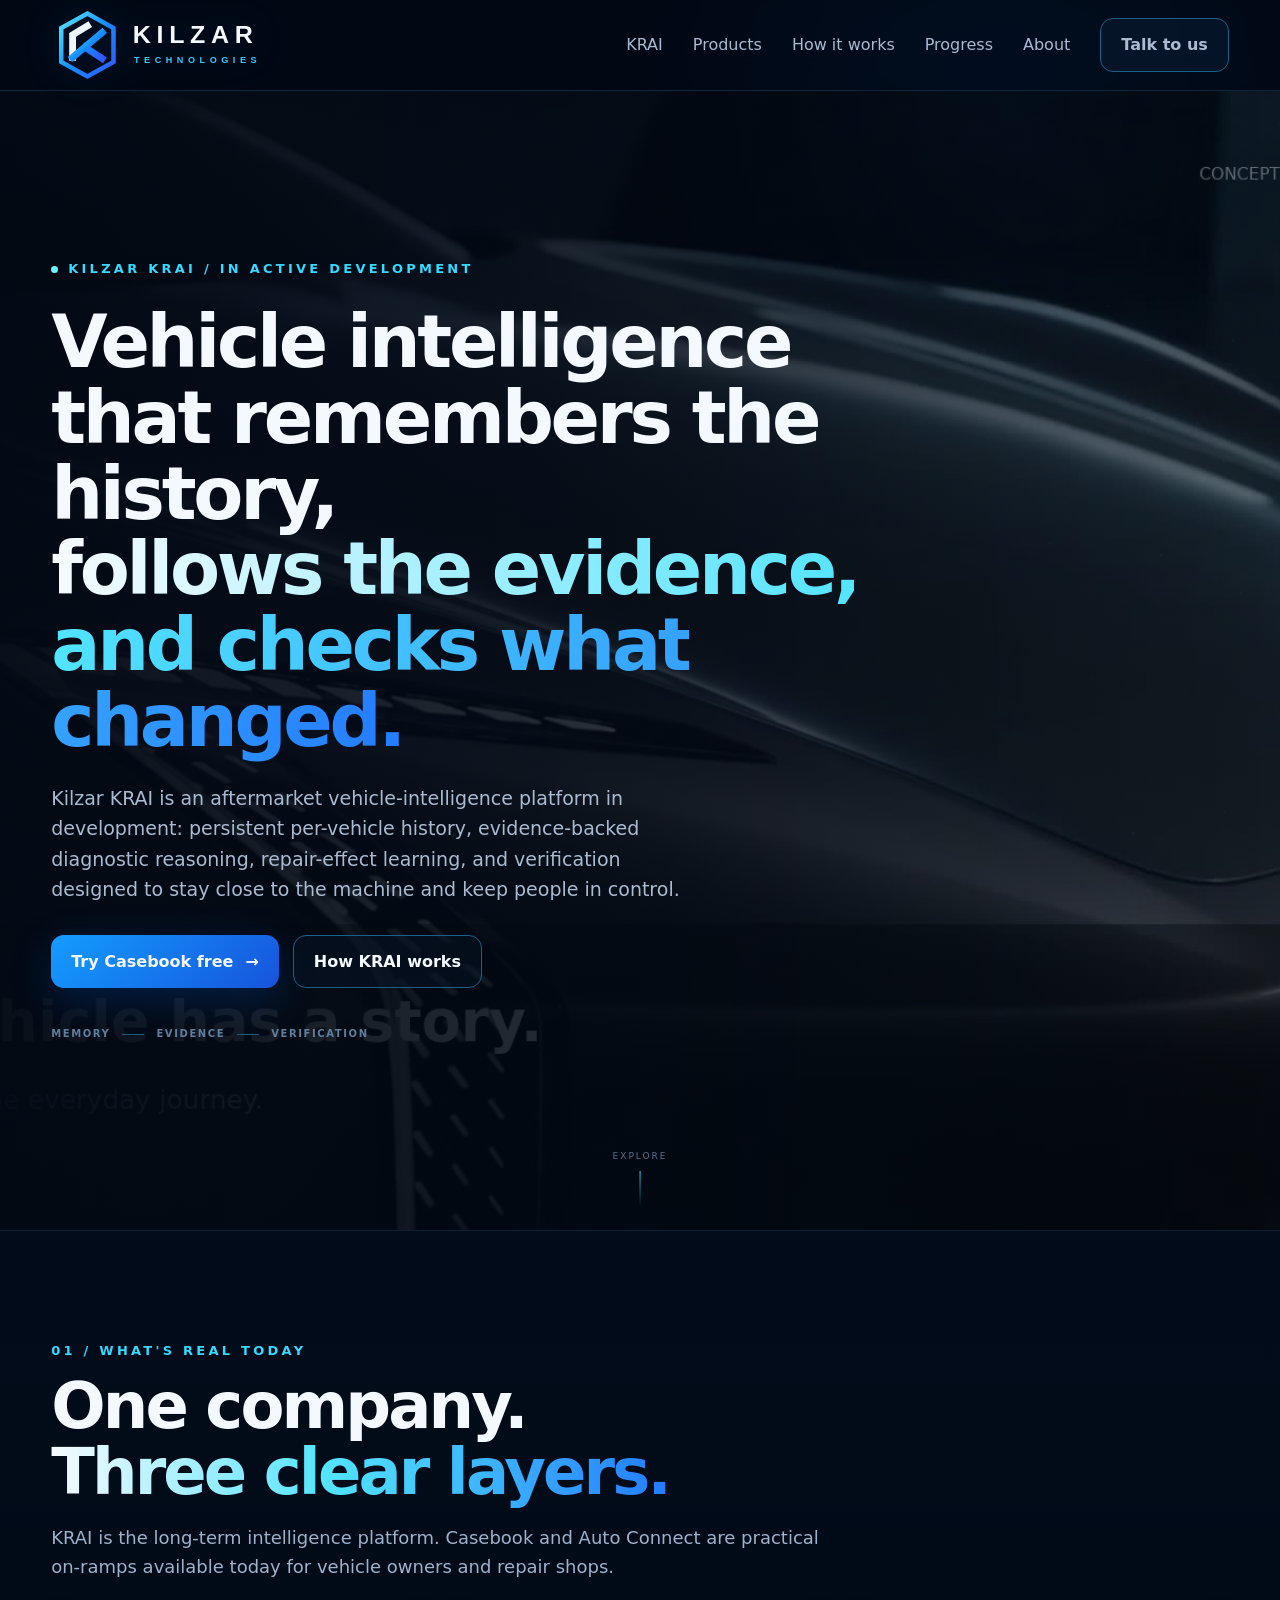
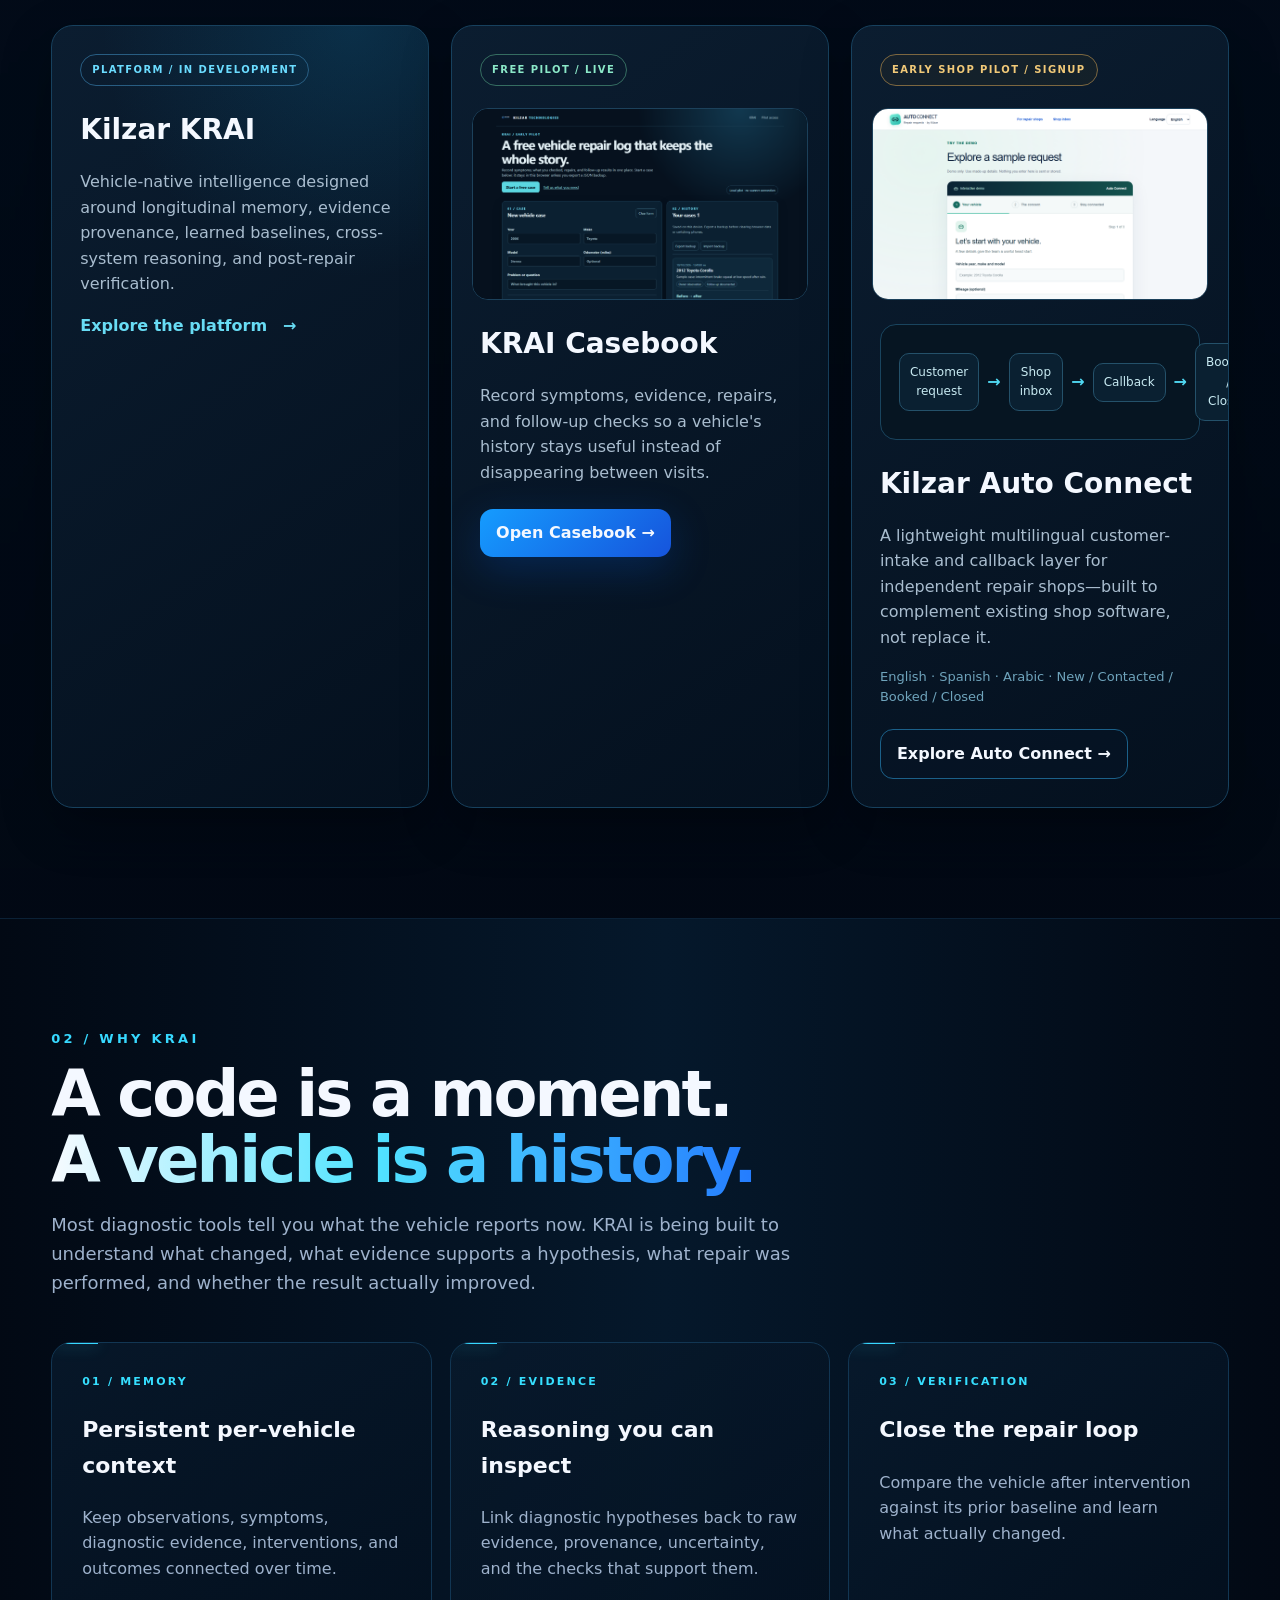
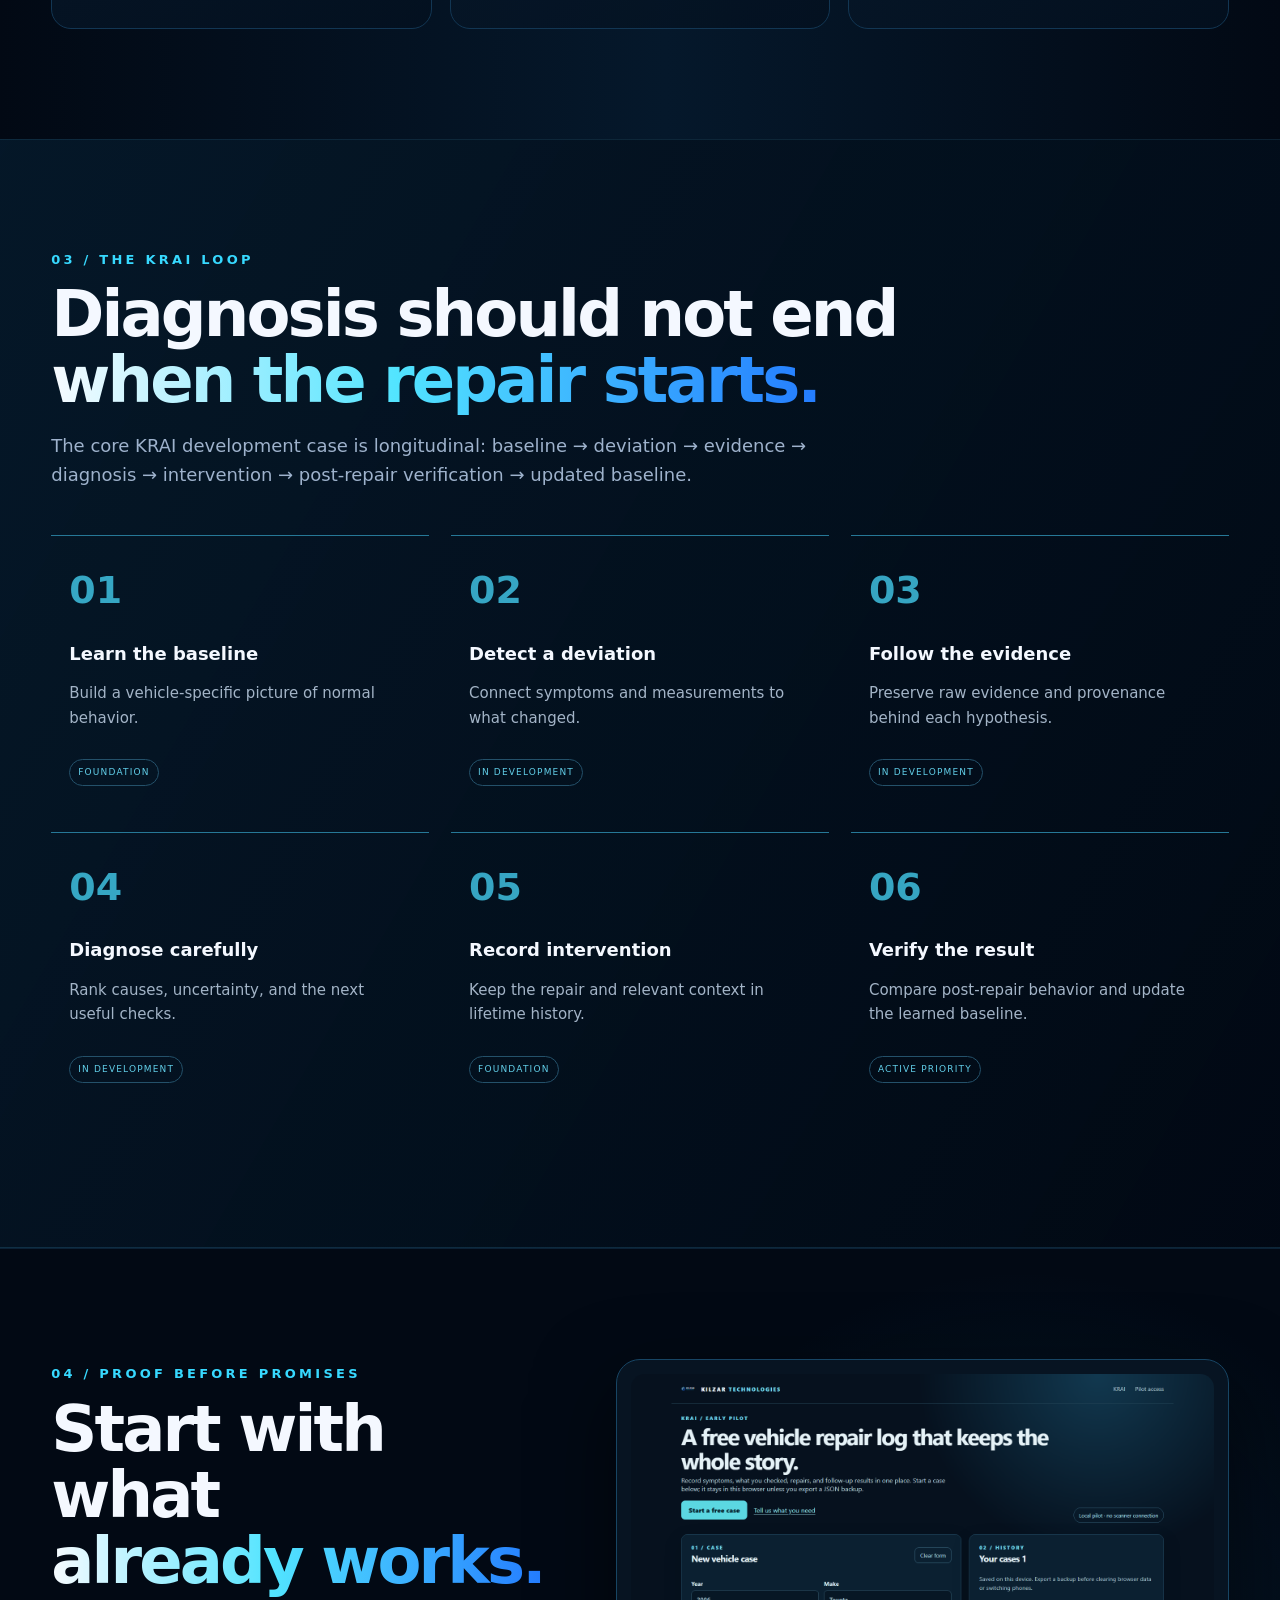
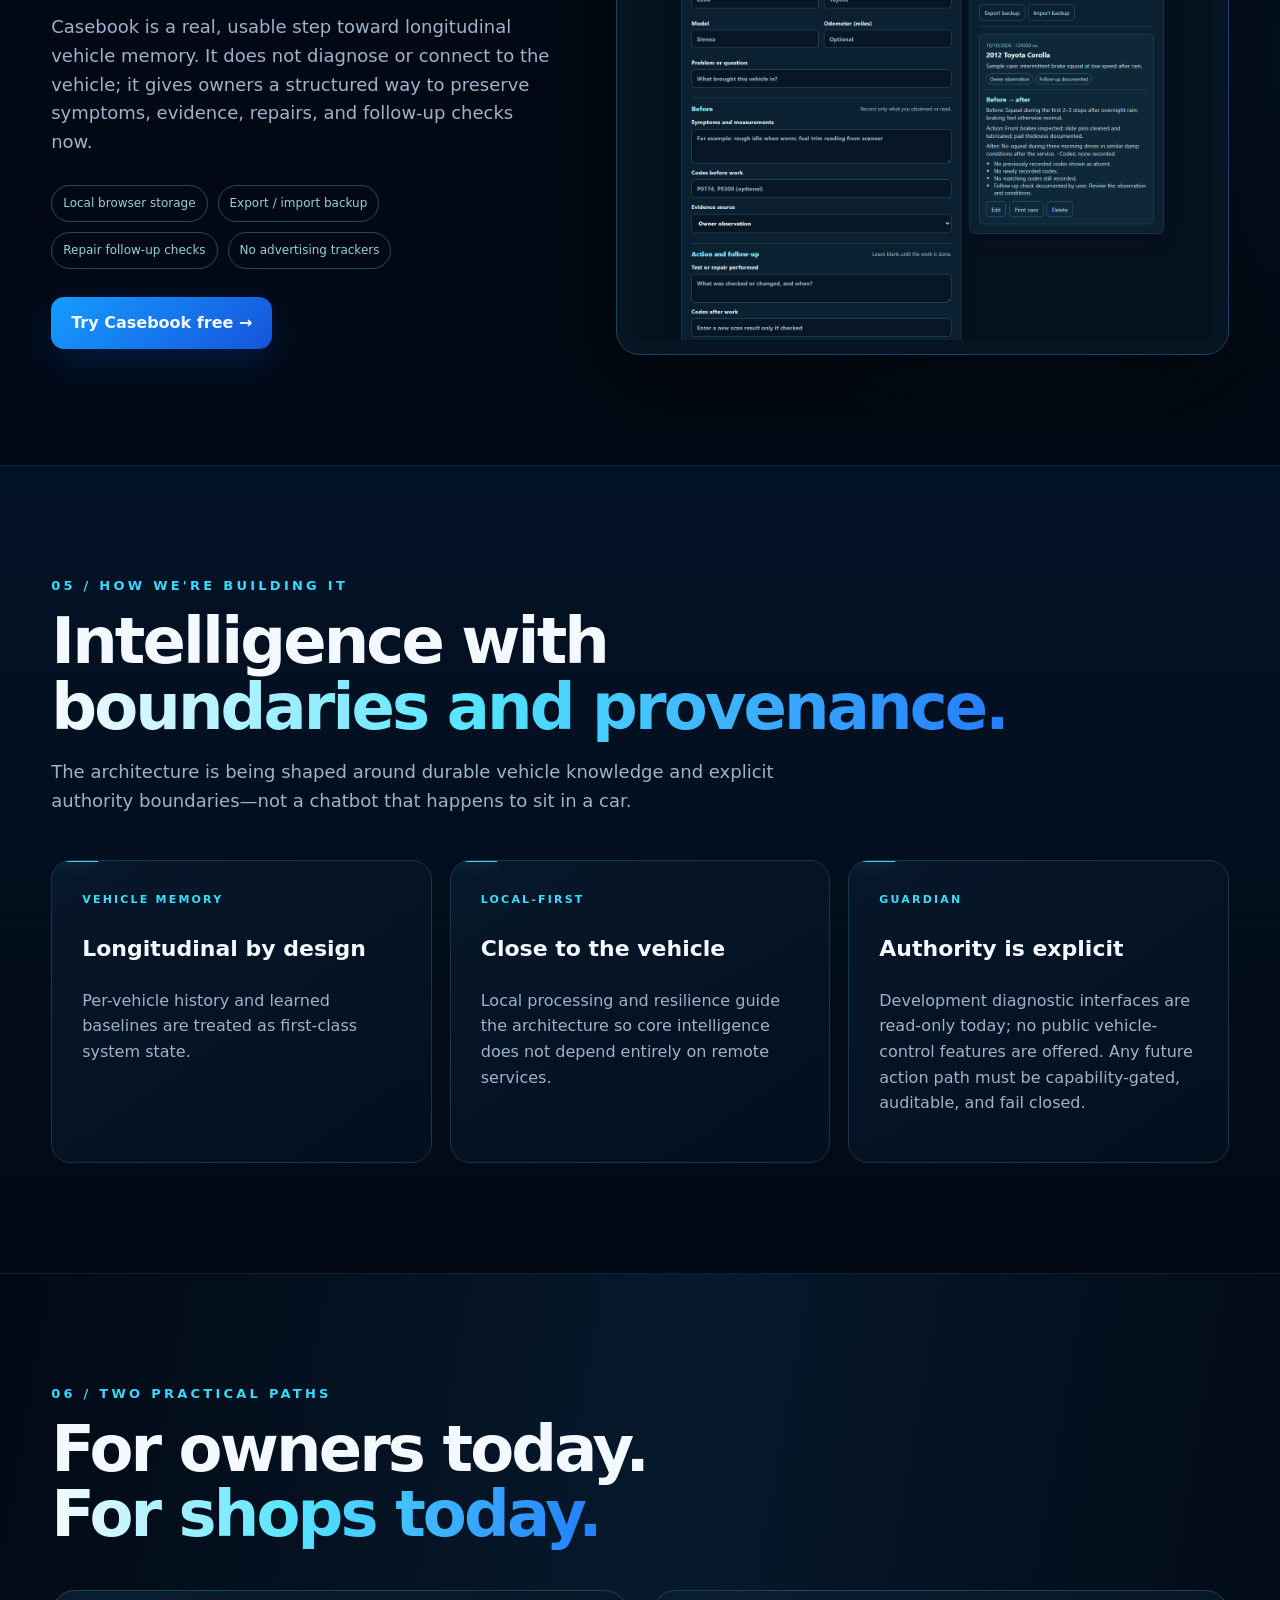
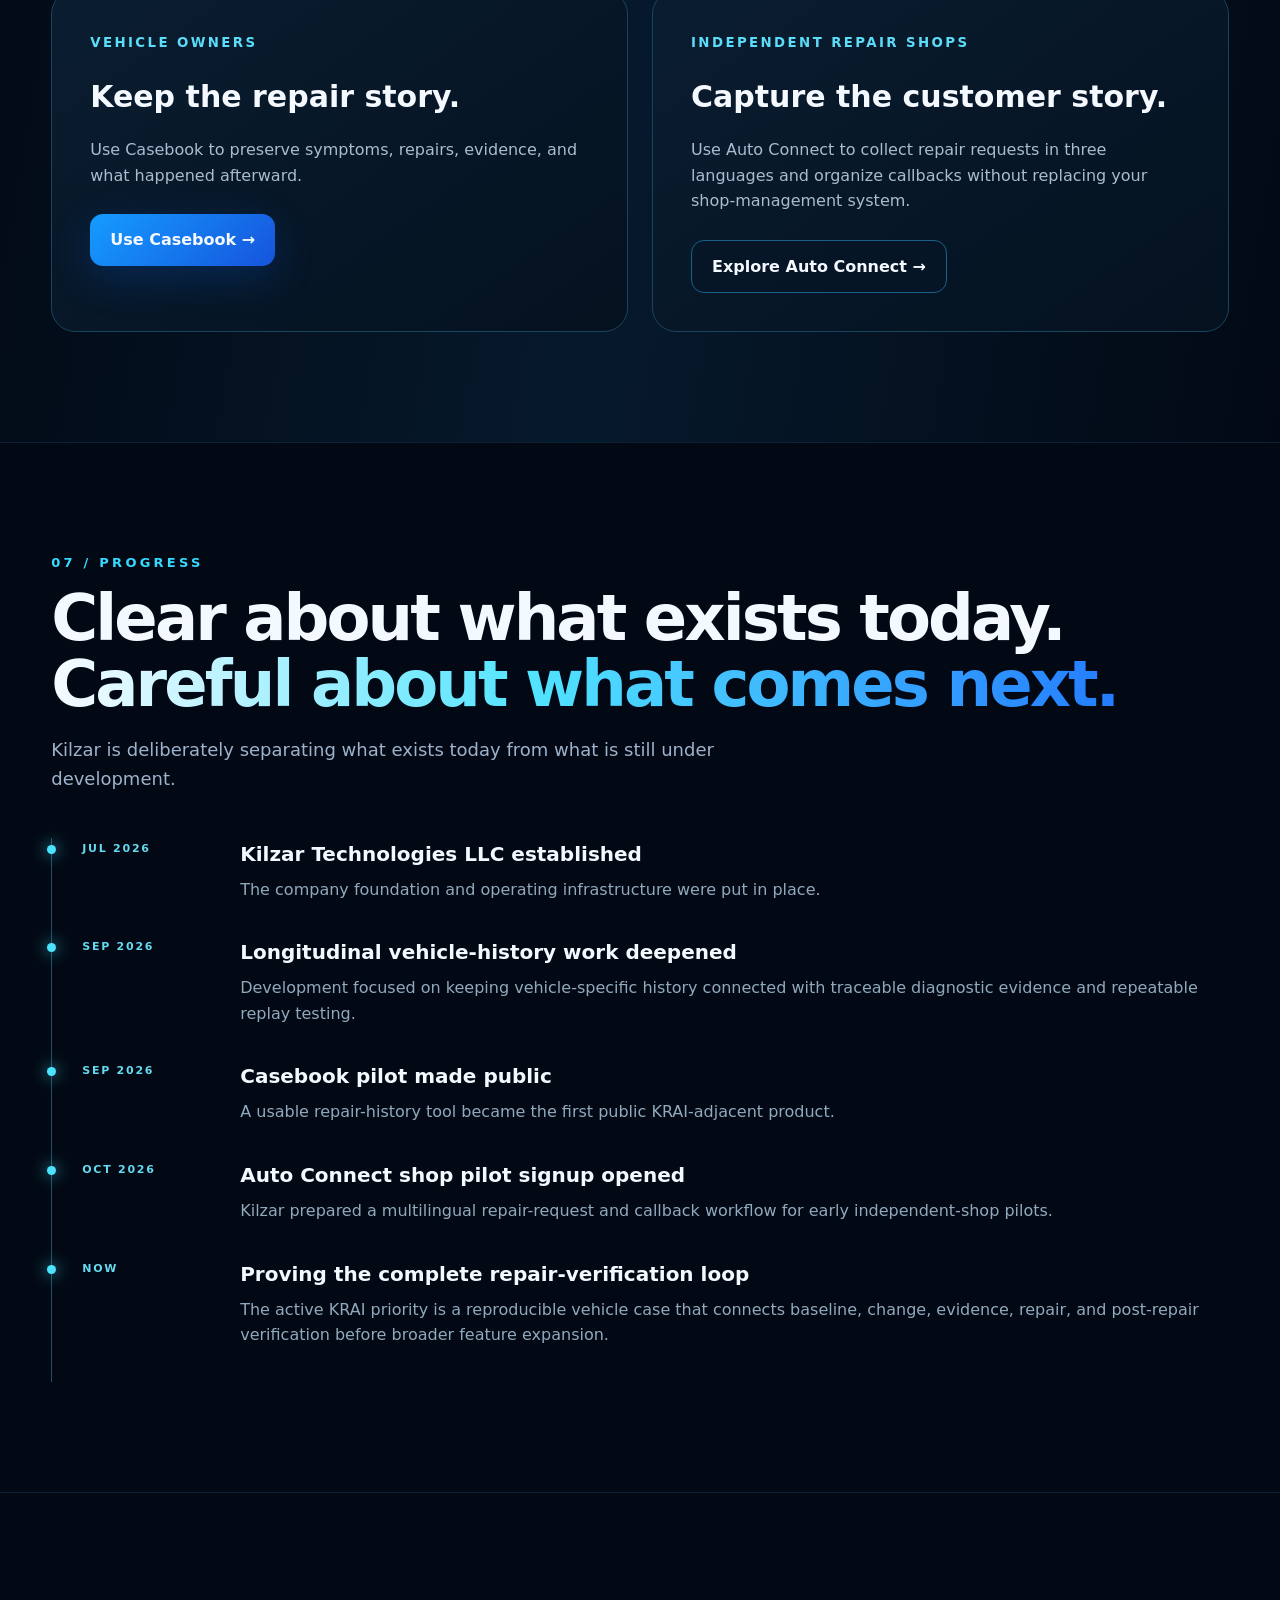
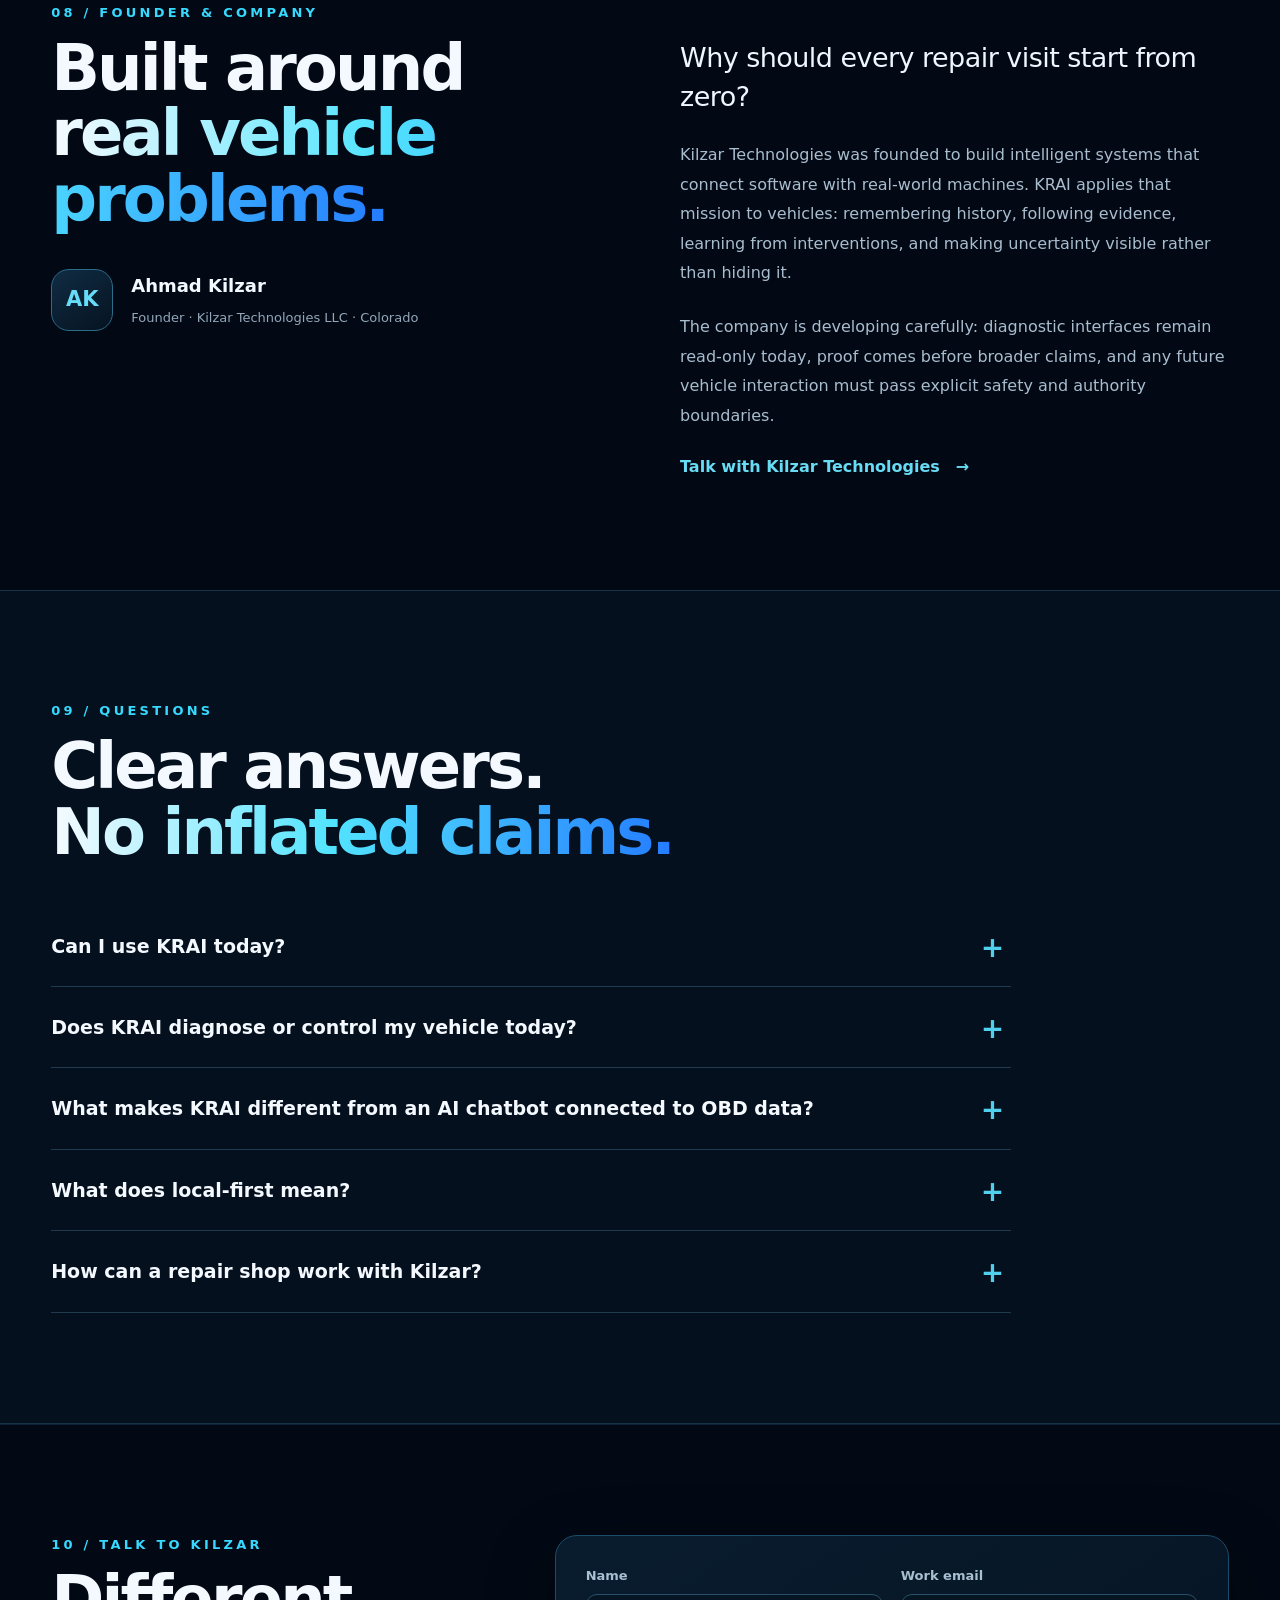
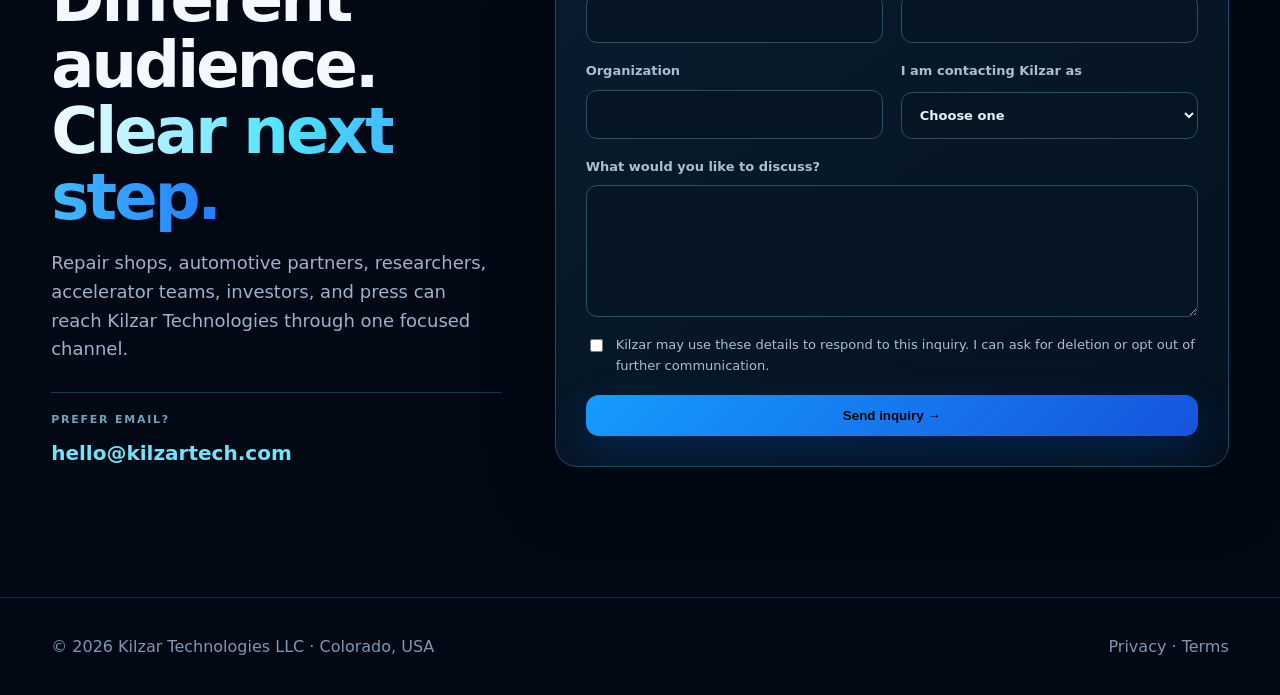
<file: index.html>
<!doctype html>
<html lang="en">
<head>
<meta charset="utf-8"><script>document.documentElement.classList.add("js")</script>
<meta name="viewport" content="width=device-width,initial-scale=1">
<title>Kilzar KRAI | Vehicle Intelligence With Memory, Evidence & Verification</title>
<meta name="description" content="Kilzar KRAI is an aftermarket vehicle-intelligence platform in development, built around persistent per-vehicle history, evidence-backed diagnostics, repair verification, local-first intelligence, and human control. Try KRAI Casebook or explore Kilzar Auto Connect for repair shops.">
<meta name="theme-color" content="#020914">
<link rel="canonical" href="https://kilzartech.com/">
<link rel="icon" href="assets/favicon.svg">
<meta name="robots" content="index,follow,max-image-preview:large">
<meta property="og:type" content="website">
<meta property="og:url" content="https://kilzartech.com/">
<meta property="og:title" content="Kilzar KRAI | Vehicle Intelligence With Memory, Evidence & Verification">
<meta property="og:description" content="Vehicle intelligence that remembers the history, follows the evidence, and checks what changed after repair.">
<meta property="og:image" content="https://kilzartech.com/assets/social-preview.jpg">
<meta name="twitter:card" content="summary_large_image">
<meta name="twitter:title" content="Kilzar KRAI">
<meta name="twitter:description" content="Memory. Evidence. Verification.">
<meta name="twitter:image" content="https://kilzartech.com/assets/social-preview.jpg">
<link rel="preload" href="assets/video/krai-brand-poster.jpg" as="image" fetchpriority="high">
<link rel="stylesheet" href="styles.css">
<script type="application/ld+json">
{
  "@context":"https://schema.org",
  "@graph":[
    {
      "@type":"Organization",
      "@id":"https://kilzartech.com/#organization",
      "name":"Kilzar Technologies LLC",
      "url":"https://kilzartech.com/",
      "logo":"https://kilzartech.com/assets/logo.svg",
      "email":"hello@kilzartech.com",
      "founder":{"@type":"Person","name":"Ahmad Kilzar"}
    },
    {
      "@type":"SoftwareApplication",
      "name":"KRAI Casebook",
      "applicationCategory":"AutomotiveApplication",
      "operatingSystem":"Web",
      "url":"https://kilzartech.com/casebook/",
      "description":"A free pilot for recording vehicle symptoms, repair evidence, interventions and follow-up checks."
    }
  ]
}
</script>
</head>
<body>
<a class="skip-link" href="#main-content">Skip to content</a>
<div class="ambient" aria-hidden="true"><canvas id="field"></canvas><div class="scan"></div></div>

<header class="top">
  <div class="wrap nav">
    <a class="brand" href="#home" aria-label="Kilzar Technologies home"><img src="assets/logo.svg" alt="Kilzar Technologies"></a>
    <button class="menu-toggle" type="button" aria-label="Open navigation" aria-expanded="false"><span></span><span></span><span></span></button>
    <nav class="links" aria-label="Primary navigation">
      <a href="/krai">KRAI</a>
      <a href="#products">Products</a>
      <a href="#loop">How it works</a>
      <a href="#progress">Progress</a>
      <a href="#company">About</a>
      <a class="btn contactlink" href="#contact">Talk to us</a>
    </nav>
  </div>
</header>

<main id="main-content"><div id="home"></div>

<section class="hero-section video-hero">
  <video id="krai-background" class="hero-background-video" muted loop playsinline preload="none" poster="assets/video/krai-brand-poster.jpg" aria-hidden="true" tabindex="-1"><source data-src="assets/video/krai-background.mp4" type="video/mp4"></video>
  <div class="hero-video-shade" aria-hidden="true"></div>
  <button id="background-toggle" class="background-toggle" type="button" hidden aria-controls="krai-background">Pause background</button>
  <div class="wrap hero">
    <div class="hero-copy reveal">
      <div class="eyebrow"><span class="pulse"></span> Kilzar KRAI / In active development</div>
      <h1>Vehicle intelligence that remembers the history,<br><span class="grad">follows the evidence,<br>and checks what changed.</span></h1>
      <p class="lead">Kilzar KRAI is an aftermarket vehicle-intelligence platform in development: persistent per-vehicle history, evidence-backed diagnostic reasoning, repair-effect learning, and verification designed to stay close to the machine and keep people in control.</p>
      <div class="actions">
        <a class="btn primary" href="casebook/">Try Casebook free <span>→</span></a>
        <a class="btn ghost" href="#loop">How KRAI works</a>
      </div>
      <div class="trustline"><span>MEMORY</span><i></i><span>EVIDENCE</span><i></i><span>VERIFICATION</span></div>
    </div>
  </div>
  <div class="scroll-cue"><span>EXPLORE</span><i></i></div>
</section>

<section id="products" class="products-section">
  <div class="wrap reveal">
    <div class="eyebrow">01 / What's real today</div>
    <h2 class="section-title">One company.<br><span>Three clear layers.</span></h2>
    <p class="sub">KRAI is the long-term intelligence platform. Casebook and Auto Connect are practical on-ramps available today for vehicle owners and repair shops.</p>
    <div class="product-grid">
      <article class="product-card product-platform">
        <div class="product-status developing">PLATFORM / IN DEVELOPMENT</div>
        <h3>Kilzar KRAI</h3>
        <p>Vehicle-native intelligence designed around longitudinal memory, evidence provenance, learned baselines, cross-system reasoning, and post-repair verification.</p>
        <a class="text-link" href="/krai">Explore the platform <span>→</span></a>
      </article>
      <article class="product-card">
        <div class="product-status live">FREE PILOT / LIVE</div>
        <div class="product-shot"><img src="assets/casebook-populated-proof.png" alt="KRAI Casebook showing a fictional sample repair case with before, action, and follow-up evidence" loading="lazy"></div>
        <h3>KRAI Casebook</h3>
        <p>Record symptoms, evidence, repairs, and follow-up checks so a vehicle's history stays useful instead of disappearing between visits.</p>
        <a class="btn primary compact" href="casebook/">Open Casebook →</a>
      </article>
      <article class="product-card">
        <div class="product-status early">EARLY SHOP PILOT / SIGNUP</div>
        <div class="product-shot"><img src="assets/autoconnect-demo.png" alt="Auto Connect interactive demo intake form" loading="lazy"></div>
        <div class="workflow-mini" aria-label="Auto Connect workflow">
          <span>Customer request</span><b>→</b><span>Shop inbox</span><b>→</b><span>Callback</span><b>→</b><span>Booked / Closed</span>
        </div>
        <h3>Kilzar Auto Connect</h3>
        <p>A lightweight multilingual customer-intake and callback layer for independent repair shops—built to complement existing shop software, not replace it.</p>
        <p class="product-detail">English · Spanish · Arabic · New / Contacted / Booked / Closed</p>
        <a class="btn ghost compact" href="/auto-connect">Explore Auto Connect →</a>
      </article>
    </div>
  </div>
</section>

<section id="krai" class="problem-section">
  <div class="wrap reveal">
    <div class="eyebrow">02 / Why KRAI</div>
    <h2 class="section-title">A code is a moment.<br><span>A vehicle is a history.</span></h2>
    <p class="sub">Most diagnostic tools tell you what the vehicle reports now. KRAI is being built to understand what changed, what evidence supports a hypothesis, what repair was performed, and whether the result actually improved.</p>
    <div class="grid differentiation-grid">
      <article class="card"><div class="num">01 / MEMORY</div><h3>Persistent per-vehicle context</h3><p>Keep observations, symptoms, diagnostic evidence, interventions, and outcomes connected over time.</p></article>
      <article class="card"><div class="num">02 / EVIDENCE</div><h3>Reasoning you can inspect</h3><p>Link diagnostic hypotheses back to raw evidence, provenance, uncertainty, and the checks that support them.</p></article>
      <article class="card"><div class="num">03 / VERIFICATION</div><h3>Close the repair loop</h3><p>Compare the vehicle after intervention against its prior baseline and learn what actually changed.</p></article>
    </div>
  </div>
</section>

<section id="loop" class="journey-section">
  <div class="wrap reveal">
    <div class="eyebrow">03 / The KRAI loop</div>
    <h2 class="section-title">Diagnosis should not end<br><span>when the repair starts.</span></h2>
    <p class="sub">The core KRAI development case is longitudinal: baseline → deviation → evidence → diagnosis → intervention → post-repair verification → updated baseline.</p>
    <ol class="journey-grid six">
      <li><span>01</span><h3>Learn the baseline</h3><p>Build a vehicle-specific picture of normal behavior.</p><em>FOUNDATION</em></li>
      <li><span>02</span><h3>Detect a deviation</h3><p>Connect symptoms and measurements to what changed.</p><em>IN DEVELOPMENT</em></li>
      <li><span>03</span><h3>Follow the evidence</h3><p>Preserve raw evidence and provenance behind each hypothesis.</p><em>IN DEVELOPMENT</em></li>
      <li><span>04</span><h3>Diagnose carefully</h3><p>Rank causes, uncertainty, and the next useful checks.</p><em>IN DEVELOPMENT</em></li>
      <li><span>05</span><h3>Record intervention</h3><p>Keep the repair and relevant context in lifetime history.</p><em>FOUNDATION</em></li>
      <li><span>06</span><h3>Verify the result</h3><p>Compare post-repair behavior and update the learned baseline.</p><em>ACTIVE PRIORITY</em></li>
    </ol>
  </div>
</section>

<section id="proof" class="proof-section">
  <div class="wrap proof-grid reveal">
    <div class="proof-copy">
      <div class="eyebrow">04 / Proof before promises</div>
      <h2 class="section-title">Start with what<br><span>already works.</span></h2>
      <p class="sub">Casebook is a real, usable step toward longitudinal vehicle memory. It does not diagnose or connect to the vehicle; it gives owners a structured way to preserve symptoms, evidence, repairs, and follow-up checks now.</p>
      <div class="proof-points">
        <span>Local browser storage</span>
        <span>Export / import backup</span>
        <span>Repair follow-up checks</span>
        <span>No advertising trackers</span>
      </div>
      <a class="btn primary" href="casebook/">Try Casebook free →</a>
    </div>
    <div class="proof-image"><img src="assets/casebook-populated-proof.png" alt="KRAI Casebook showing a fictional sample repair case with documented follow-up" loading="lazy"></div>
  </div>
</section>

<section id="architecture" class="architecture-section">
  <div class="wrap reveal">
    <div class="eyebrow">05 / How we're building it</div>
    <h2 class="section-title">Intelligence with<br><span>boundaries and provenance.</span></h2>
    <p class="sub">The architecture is being shaped around durable vehicle knowledge and explicit authority boundaries—not a chatbot that happens to sit in a car.</p>
    <div class="grid">
      <article class="card"><div class="num">VEHICLE MEMORY</div><h3>Longitudinal by design</h3><p>Per-vehicle history and learned baselines are treated as first-class system state.</p></article>
      <article class="card"><div class="num">LOCAL-FIRST</div><h3>Close to the vehicle</h3><p>Local processing and resilience guide the architecture so core intelligence does not depend entirely on remote services.</p></article>
      <article class="card"><div class="num">GUARDIAN</div><h3>Authority is explicit</h3><p>Development diagnostic interfaces are read-only today; no public vehicle-control features are offered. Any future action path must be capability-gated, auditable, and fail closed.</p></article>
    </div>
  </div>
</section>

<section id="paths" class="paths-section">
  <div class="wrap reveal">
    <div class="eyebrow">06 / Two practical paths</div>
    <h2 class="section-title">For owners today.<br><span>For shops today.</span></h2>
    <div class="path-grid">
      <article class="path-card"><small>VEHICLE OWNERS</small><h3>Keep the repair story.</h3><p>Use Casebook to preserve symptoms, repairs, evidence, and what happened afterward.</p><a class="btn primary" href="casebook/">Use Casebook →</a></article>
      <article class="path-card"><small>INDEPENDENT REPAIR SHOPS</small><h3>Capture the customer story.</h3><p>Use Auto Connect to collect repair requests in three languages and organize callbacks without replacing your shop-management system.</p><a class="btn ghost" href="/auto-connect">Explore Auto Connect →</a></article>
    </div>
  </div>
</section>

<section id="progress">
  <div class="wrap reveal">
    <div class="eyebrow">07 / Progress</div>
    <h2 class="section-title">Clear about what exists today.<br><span>Careful about what comes next.</span></h2>
    <p class="sub">Kilzar is deliberately separating what exists today from what is still under development.</p>
    <div class="timeline">
      <article><time>JUL 2026</time><div><h3>Kilzar Technologies LLC established</h3><p>The company foundation and operating infrastructure were put in place.</p></div></article>
      <article><time>SEP 2026</time><div><h3>Longitudinal vehicle-history work deepened</h3><p>Development focused on keeping vehicle-specific history connected with traceable diagnostic evidence and repeatable replay testing.</p></div></article>
      <article><time>SEP 2026</time><div><h3>Casebook pilot made public</h3><p>A usable repair-history tool became the first public KRAI-adjacent product.</p></div></article>
      <article><time>OCT 2026</time><div><h3>Auto Connect shop pilot signup opened</h3><p>Kilzar prepared a multilingual repair-request and callback workflow for early independent-shop pilots.</p></div></article>
      <article><time>NOW</time><div><h3>Proving the complete repair-verification loop</h3><p>The active KRAI priority is a reproducible vehicle case that connects baseline, change, evidence, repair, and post-repair verification before broader feature expansion.</p></div></article>
    </div>
  </div>
</section>

<section id="company">
  <div class="wrap founder-grid reveal">
    <div>
      <div class="eyebrow">08 / Founder & company</div>
      <h2 class="section-title">Built around<br><span>real vehicle problems.</span></h2>
      <div class="founder-signature"><span class="founder-monogram" aria-hidden="true">AK</span><div><strong>Ahmad Kilzar</strong><span>Founder · Kilzar Technologies LLC · Colorado</span></div></div>
    </div>
    <div class="founder-story">
      <p class="founder-opening">Why should every repair visit start from zero?</p>
      <p>Kilzar Technologies was founded to build intelligent systems that connect software with real-world machines. KRAI applies that mission to vehicles: remembering history, following evidence, learning from interventions, and making uncertainty visible rather than hiding it.</p>
      <p>The company is developing carefully: diagnostic interfaces remain read-only today, proof comes before broader claims, and any future vehicle interaction must pass explicit safety and authority boundaries.</p>
      <a class="text-link" href="#contact">Talk with Kilzar Technologies <span>→</span></a>
    </div>
  </div>
</section>

<section id="faq" class="faq-section">
  <div class="wrap reveal">
    <div class="eyebrow">09 / Questions</div>
    <h2 class="section-title">Clear answers.<br><span>No inflated claims.</span></h2>
    <div class="faq-list">
      <details><summary>Can I use KRAI today?</summary><div><p>The full KRAI platform is in active research and development. KRAI Casebook is live today. Kilzar Auto Connect is accepting inquiries for early repair-shop pilots.</p></div></details>
      <details><summary>Does KRAI diagnose or control my vehicle today?</summary><div><p>No public KRAI product currently controls a vehicle. Development diagnostic interfaces are read-only, and no public vehicle-control features are offered. Casebook itself does not connect to the vehicle or provide automated diagnosis.</p></div></details>
      <details><summary>What makes KRAI different from an AI chatbot connected to OBD data?</summary><div><p>KRAI's development target is persistent per-vehicle history, evidence provenance, learned baselines, cross-system reasoning, and post-repair verification. Conversation is one interface to that vehicle-specific context.</p></div></details>
      <details><summary>What does local-first mean?</summary><div><p>It is an architectural direction: keep important processing and vehicle history close to the user where practical, while preserving resilience and privacy. It is not a claim that every planned capability is already fully offline.</p></div></details>
      <details><summary>How can a repair shop work with Kilzar?</summary><div><p>Independent shops can explore Auto Connect now or contact Kilzar to discuss pilot use, feedback, integrations, or future KRAI collaboration.</p><a class="text-link" href="mailto:hello@kilzartech.com?subject=Repair%20Shop%20Pilot%20Inquiry">Contact Kilzar →</a></div></details>
    </div>
  </div>
</section>

<section id="contact">
  <div class="wrap contact-form-layout reveal">
    <div>
      <div class="eyebrow">10 / Talk to Kilzar</div>
      <h2 class="section-title">Different audience.<br><span>Clear next step.</span></h2>
      <p class="sub">Repair shops, automotive partners, researchers, accelerator teams, investors, and press can reach Kilzar Technologies through one focused channel.</p>
      <div class="contact-direct"><small>Prefer email?</small><a href="mailto:hello@kilzartech.com">hello@kilzartech.com</a></div>
    </div>
    <form name="kilzar-contact" method="POST" action="/contact-thanks" data-netlify="true" netlify-honeypot="bot-field" class="pilot-form contact-form">
      <input type="hidden" name="form-name" value="kilzar-contact">
      <p hidden><label>Leave empty<input name="bot-field"></label></p>
      <label>Name<input name="name" type="text" autocomplete="name" required></label>
      <label>Work email<input name="email" type="email" autocomplete="email" required></label>
      <label>Organization<input name="organization" type="text" autocomplete="organization"></label>
      <label>I am contacting Kilzar as
        <select name="audience" required>
          <option value="">Choose one</option>
          <option>Repair shop / service professional</option>
          <option>Automotive or technology partner</option>
          <option>Researcher / technical collaborator</option>
          <option>Investor / accelerator</option>
          <option>Press / media</option>
          <option>Other</option>
        </select>
      </label>
      <label class="full">What would you like to discuss?<textarea name="message" rows="5" required></textarea></label>
      <label class="check full"><input name="contact-consent" type="checkbox" value="yes" required><span>Kilzar may use these details to respond to this inquiry. I can ask for deletion or opt out of further communication.</span></label>
      <button type="submit" class="btn primary full">Send inquiry →</button>
    </form>
  </div>
</section>

</main>

<footer class="footer">
  <div class="wrap foot">
    <span>© 2026 Kilzar Technologies LLC · Colorado, USA</span>
    <span><a href="/privacy">Privacy</a> · <a href="/terms">Terms</a></span>
  </div>
</footer>
<script src="script.js"></script>
</body>
</html>
</file>
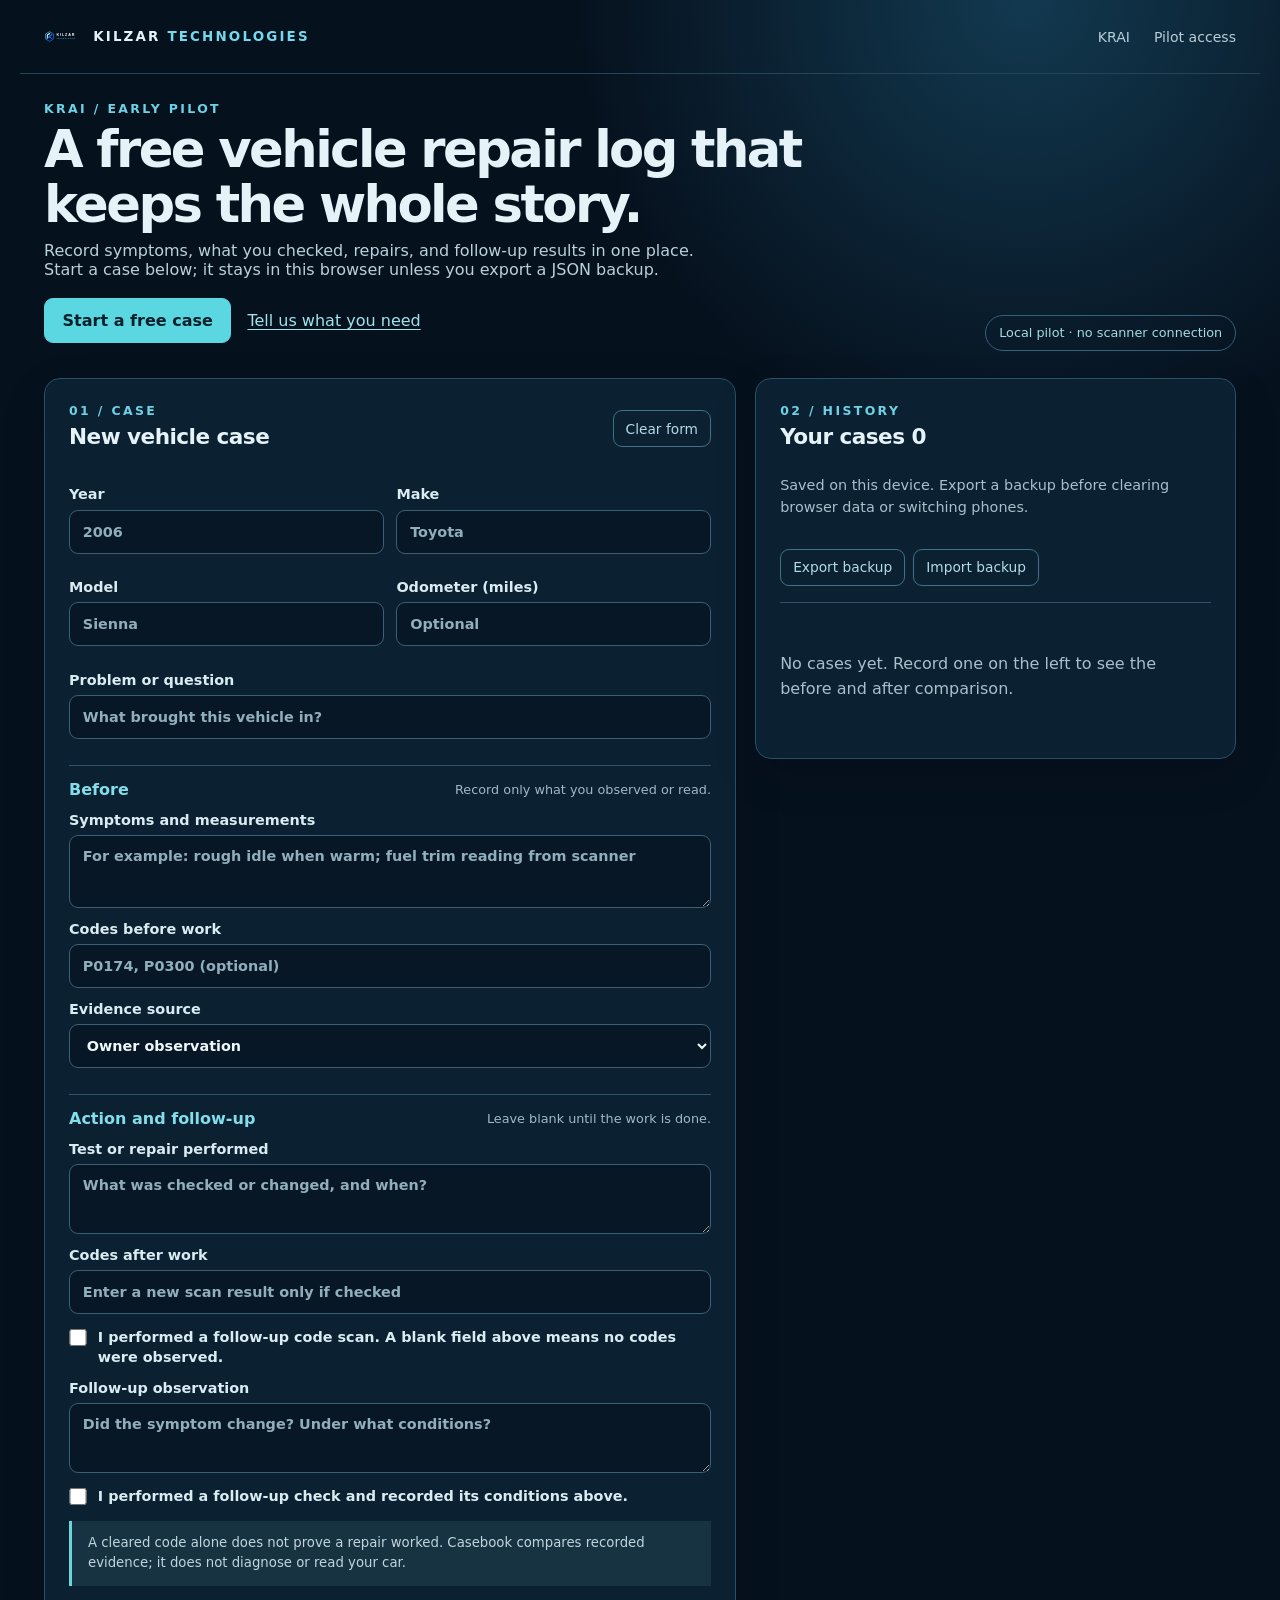
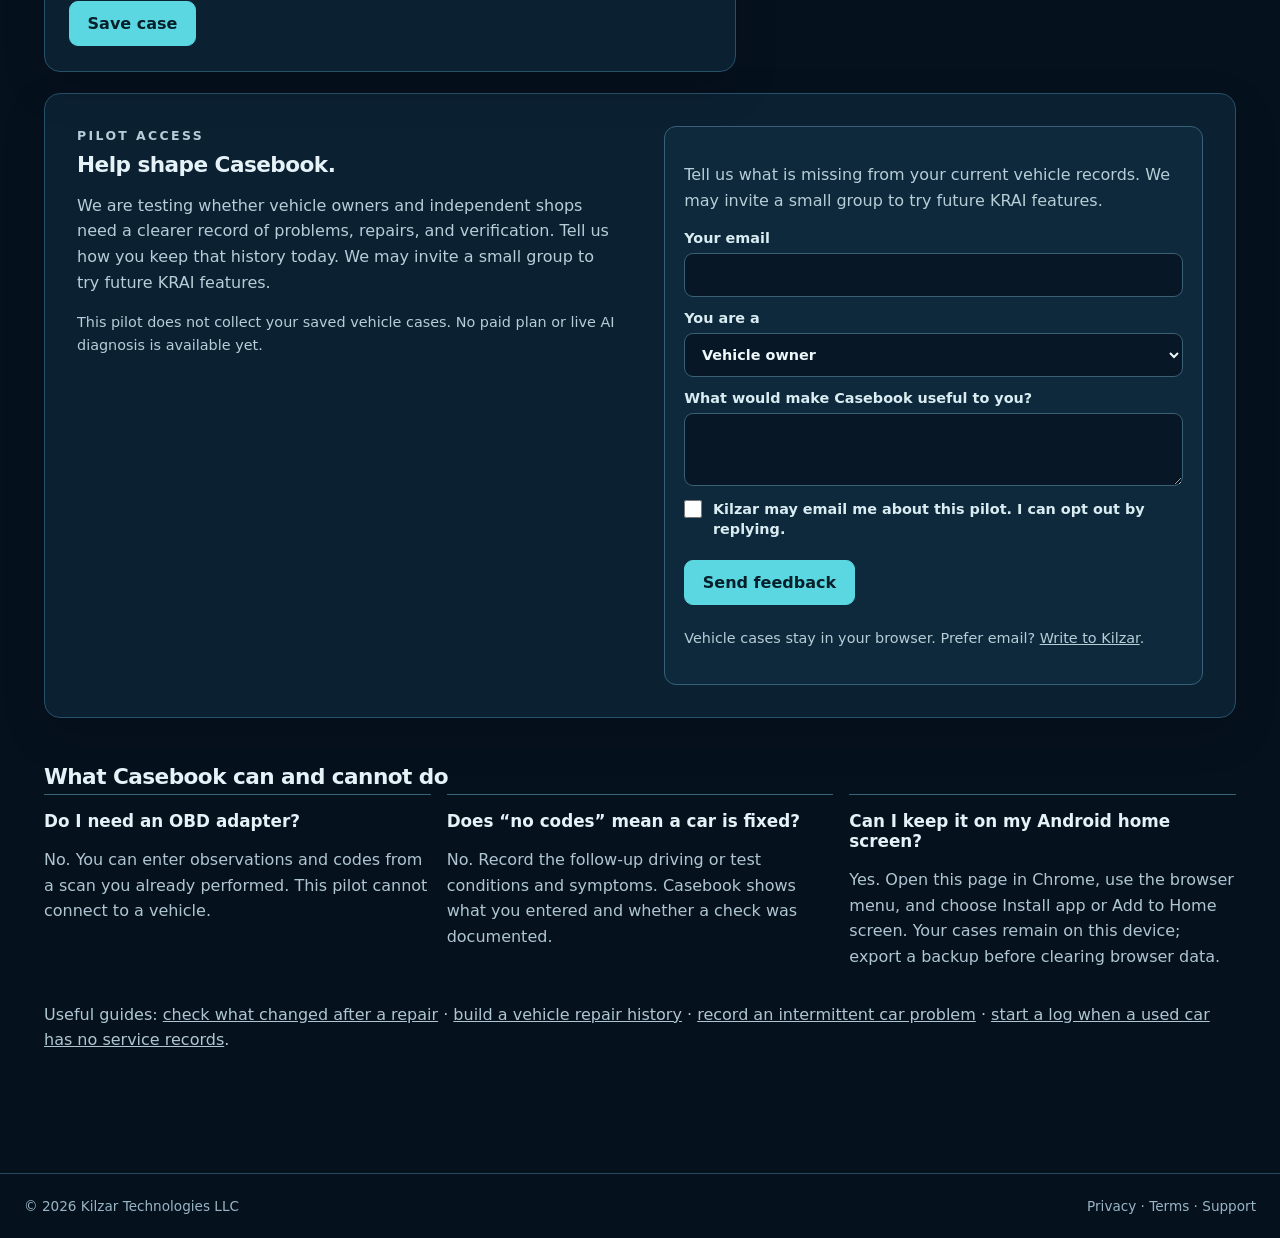
<file: casebook/index.html>
<!doctype html>
<html lang="en">
<head>
  <meta charset="utf-8">
  <meta name="viewport" content="width=device-width,initial-scale=1">
  <meta name="theme-color" content="#061624">
  <meta name="description" content="Free vehicle repair log for owners and independent shops. Record symptoms, work performed, and follow-up checks in your browser; export a JSON backup. No OBD connection.">
  <meta property="og:type" content="website">
  <meta property="og:url" content="https://kilzartech.com/casebook/">
  <meta property="og:title" content="KRAI Casebook | Free Vehicle Repair Log">
  <meta property="og:description" content="Keep a clear before-and-after vehicle record in your browser. Free pilot, manual entry, JSON backup.">
  <meta property="og:image" content="https://kilzartech.com/assets/social-preview.jpg">
  <meta name="twitter:card" content="summary_large_image">
  <meta name="robots" content="index,follow">
  <link rel="canonical" href="https://kilzartech.com/casebook/">
  <link rel="icon" href="../assets/favicon.svg">
  <link rel="manifest" href="manifest.webmanifest">
  <link rel="stylesheet" href="casebook.css">
  <title>Free Vehicle Repair Log | KRAI Casebook by Kilzar</title>
<script type="application/ld+json">{"@context":"https://schema.org","@type":"SoftwareApplication","name":"KRAI Casebook","applicationCategory":"AutomotiveApplication","operatingSystem":"Web","url":"https://kilzartech.com/casebook/","description":"A free vehicle repair log for recording symptoms, repair evidence, work performed and follow-up checks in the browser.","offers":{"@type":"Offer","price":"0","priceCurrency":"USD"},"publisher":{"@type":"Organization","name":"Kilzar Technologies LLC","url":"https://kilzartech.com/"}}</script></head>
<body>
  <a class="skip" href="#workspace">Skip to Casebook</a>
  <header class="top"><a class="brand" href="../"><img src="../assets/logo.svg" alt="" width="38" height="38"><span>KILZAR <b>TECHNOLOGIES</b></span></a><nav><a href="../#krai">KRAI</a><a href="#pilot">Pilot access</a></nav></header>
  <main id="workspace">
    <div class="intro"><div><p class="eyebrow">KRAI / EARLY PILOT</p><h1>A free vehicle repair log that keeps the whole story.</h1><p>Record symptoms, what you checked, repairs, and follow-up results in one place. Start a case below; it stays in this browser unless you export a JSON backup.</p><p class="intro-actions"><a class="primary" href="#editor-title">Start a free case</a><a href="#pilot">Tell us what you need</a></p></div><span class="stage">Local pilot · no scanner connection</span></div>
    <div class="layout">
      <section class="panel editor" aria-labelledby="editor-title">
        <div class="panel-head"><div><p class="eyebrow">01 / CASE</p><h2 id="editor-title">New vehicle case</h2></div><button type="button" id="new-case" class="quiet">Clear form</button></div>
        <form id="case-form">
          <div class="fields two"><label>Year<input name="year" inputmode="numeric" maxlength="4" placeholder="2006" required></label><label>Make<input name="make" placeholder="Toyota" required></label></div>
          <div class="fields two"><label>Model<input name="model" placeholder="Sienna" required></label><label>Odometer (miles)<input name="mileage" type="number" min="0" step="1" placeholder="Optional"></label></div>
          <label>Problem or question<input name="concern" maxlength="180" placeholder="What brought this vehicle in?" required></label>
          <div class="divider"><span>Before</span><small>Record only what you observed or read.</small></div>
          <label>Symptoms and measurements<textarea name="beforeNote" rows="3" placeholder="For example: rough idle when warm; fuel trim reading from scanner"></textarea></label>
          <label>Codes before work<input name="beforeCodes" placeholder="P0174, P0300 (optional)"></label>
          <label>Evidence source<select name="source"><option value="Owner observation">Owner observation</option><option value="Scan tool reading">Scan tool reading</option><option value="Technician observation">Technician observation</option><option value="Service record">Service record</option></select></label>
          <div class="divider"><span>Action and follow-up</span><small>Leave blank until the work is done.</small></div>
          <label>Test or repair performed<textarea name="action" rows="2" placeholder="What was checked or changed, and when?"></textarea></label>
          <label>Codes after work<input name="afterCodes" placeholder="Enter a new scan result only if checked"></label>
          <label class="check"><input type="checkbox" name="afterScan"><span>I performed a follow-up code scan. A blank field above means no codes were observed.</span></label>
          <label>Follow-up observation<textarea name="afterNote" rows="2" placeholder="Did the symptom change? Under what conditions?"></textarea></label>
          <label class="check"><input type="checkbox" name="verified"><span>I performed a follow-up check and recorded its conditions above.</span></label>
          <p class="guard">A cleared code alone does not prove a repair worked. Casebook compares recorded evidence; it does not diagnose or read your car.</p>
          <div class="form-actions"><button class="primary" type="submit">Save case</button><span id="save-status" role="status" aria-live="polite"></span></div>
        </form>
      </section>
      <aside class="panel history" aria-labelledby="history-title"><div class="panel-head"><div><p class="eyebrow">02 / HISTORY</p><h2 id="history-title">Your cases <span id="count">0</span></h2></div></div>
        <p class="muted">Saved on this device. Export a backup before clearing browser data or switching phones.</p><div class="toolbar"><button id="export-all" type="button" class="quiet">Export backup</button><button id="import-open" type="button" class="quiet">Import backup</button><input id="import-file" type="file" accept="application/json" hidden></div>
        <div id="case-list" class="case-list"><p class="empty">No cases yet. Record one on the left to see the before and after comparison.</p></div>
      </aside>
    </div>
    <section id="pilot" class="pilot panel"><div><p class="eyebrow">PILOT ACCESS</p><h2>Help shape Casebook.</h2><p>We are testing whether vehicle owners and independent shops need a clearer record of problems, repairs, and verification. Tell us how you keep that history today. We may invite a small group to try future KRAI features.</p><p class="muted">This pilot does not collect your saved vehicle cases. No paid plan or live AI diagnosis is available yet.</p></div>
      <form class="pilot-contact" name="casebook-pilot" method="POST" action="/casebook/thanks.html" data-netlify="true" netlify-honeypot="bot-field"><input type="hidden" name="form-name" value="casebook-pilot"><input type="hidden" name="referral_source" value="direct"><p hidden><label>Leave empty<input name="bot-field"></label></p><p>Tell us what is missing from your current vehicle records. We may invite a small group to try future KRAI features.</p><label>Your email<input name="email" type="email" autocomplete="email" required></label><label>You are a<select name="role"><option value="Vehicle owner">Vehicle owner</option><option value="DIY enthusiast">DIY enthusiast</option><option value="Independent repair professional">Independent repair professional</option></select></label><label>What would make Casebook useful to you?<textarea name="need" rows="3" maxlength="1000" required></textarea></label><label class="check"><input name="contact-consent" type="checkbox" value="yes" required><span>Kilzar may email me about this pilot. I can opt out by replying.</span></label><button type="submit" class="primary">Send feedback</button><p class="muted">Vehicle cases stay in your browser. Prefer email? <a href="mailto:hello@kilzartech.com?subject=KRAI%20Casebook%20pilot">Write to Kilzar</a>.</p></form>
    </section>
    <section class="faq"><h2>What Casebook can and cannot do</h2><div><article><h3>Do I need an OBD adapter?</h3><p>No. You can enter observations and codes from a scan you already performed. This pilot cannot connect to a vehicle.</p></article><article><h3>Does “no codes” mean a car is fixed?</h3><p>No. Record the follow-up driving or test conditions and symptoms. Casebook shows what you entered and whether a check was documented.</p></article><article><h3>Can I keep it on my Android home screen?</h3><p>Yes. Open this page in Chrome, use the browser menu, and choose Install app or Add to Home screen. Your cases remain on this device; export a backup before clearing browser data.</p></article></div><p>Useful guides: <a href="after-repair-check.html">check what changed after a repair</a> · <a href="repair-history.html">build a vehicle repair history</a> · <a href="intermittent-car-problem.html">record an intermittent car problem</a> · <a href="no-service-records.html">start a log when a used car has no service records</a>.</p></section>
  </main>
  <footer><span>© 2026 Kilzar Technologies LLC</span><span><a href="../privacy.html">Privacy</a> · <a href="../terms.html">Terms</a> · <a href="mailto:hello@kilzartech.com?subject=KRAI%20Casebook%20support">Support</a></span></footer>
  <script src="casebook.js" defer></script>
</body></html>
</file>
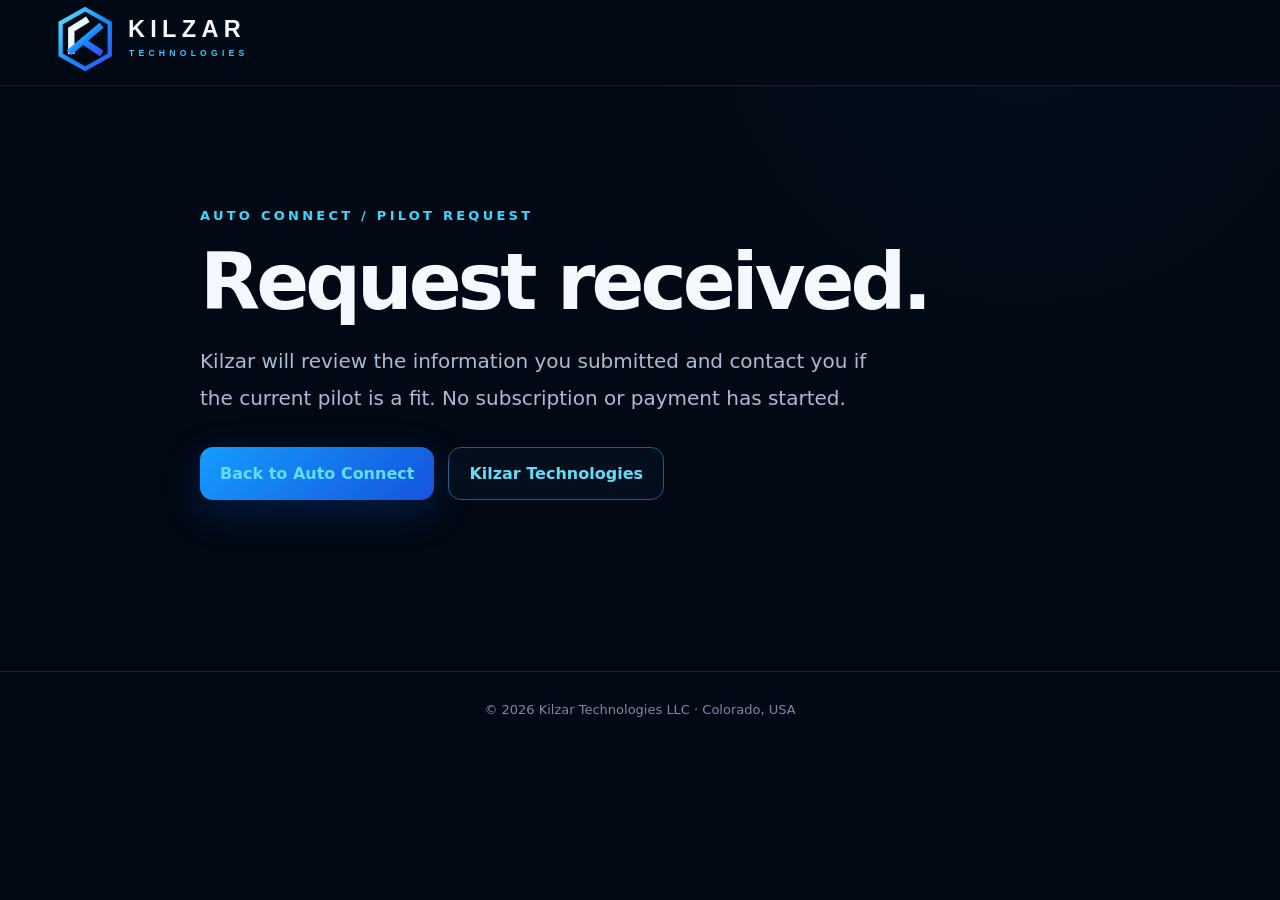
<file: auto-connect-thanks.html>
<!doctype html><html lang="en"><head><meta charset="utf-8"><meta name="viewport" content="width=device-width,initial-scale=1"><title>Pilot request received | Kilzar Auto Connect</title><meta name="robots" content="noindex"><link rel="icon" href="/assets/favicon.svg"><link rel="stylesheet" href="/styles.css"></head><body class="legal-body"><header class="legal-top"><a href="/"><img src="/assets/logo.svg" alt="Kilzar Technologies"></a></header><main class="legal-wrap notfound"><div class="eyebrow">Auto Connect / Pilot request</div><h1>Request received.</h1><p class="legal-lead">Kilzar will review the information you submitted and contact you if the current pilot is a fit. No subscription or payment has started.</p><div class="actions"><a class="btn primary" href="/auto-connect">Back to Auto Connect</a><a class="btn ghost" href="/">Kilzar Technologies</a></div></main><footer class="legal-footer">© 2026 Kilzar Technologies LLC · Colorado, USA</footer></body></html>
</file>
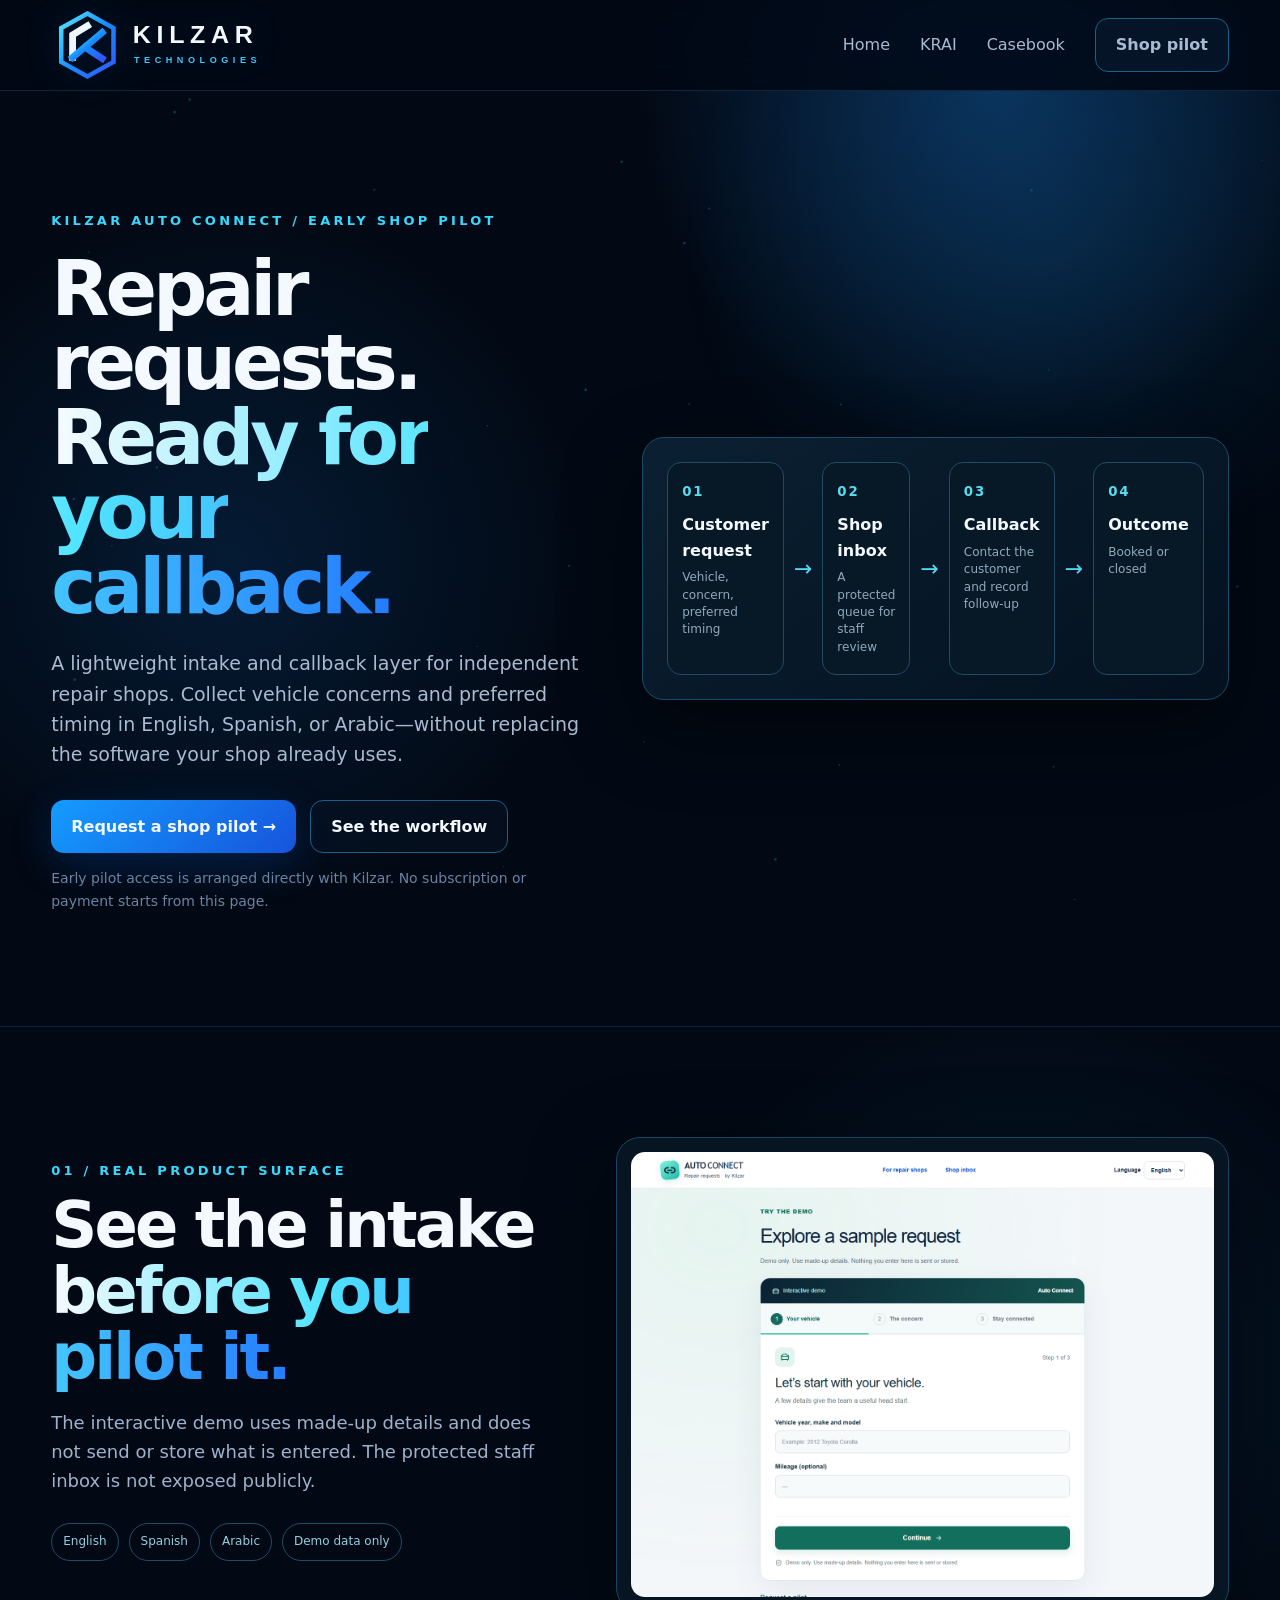
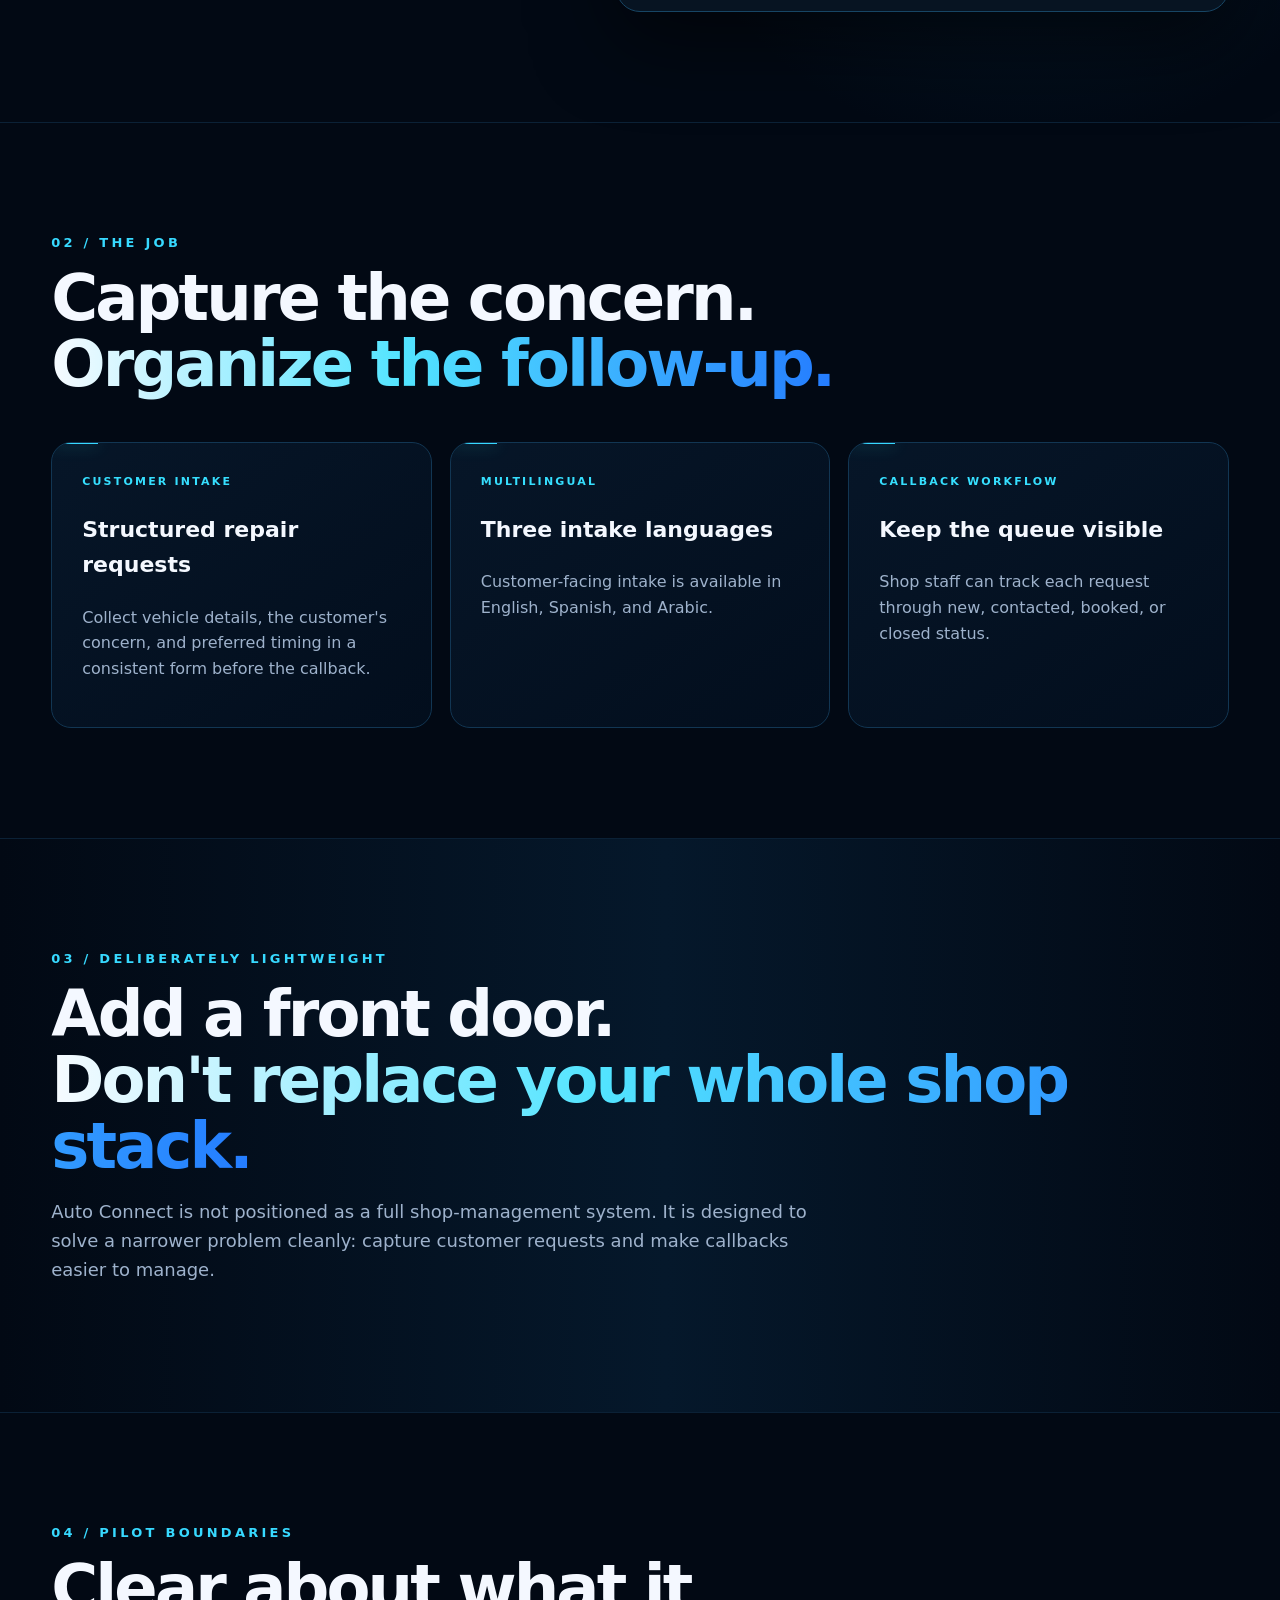
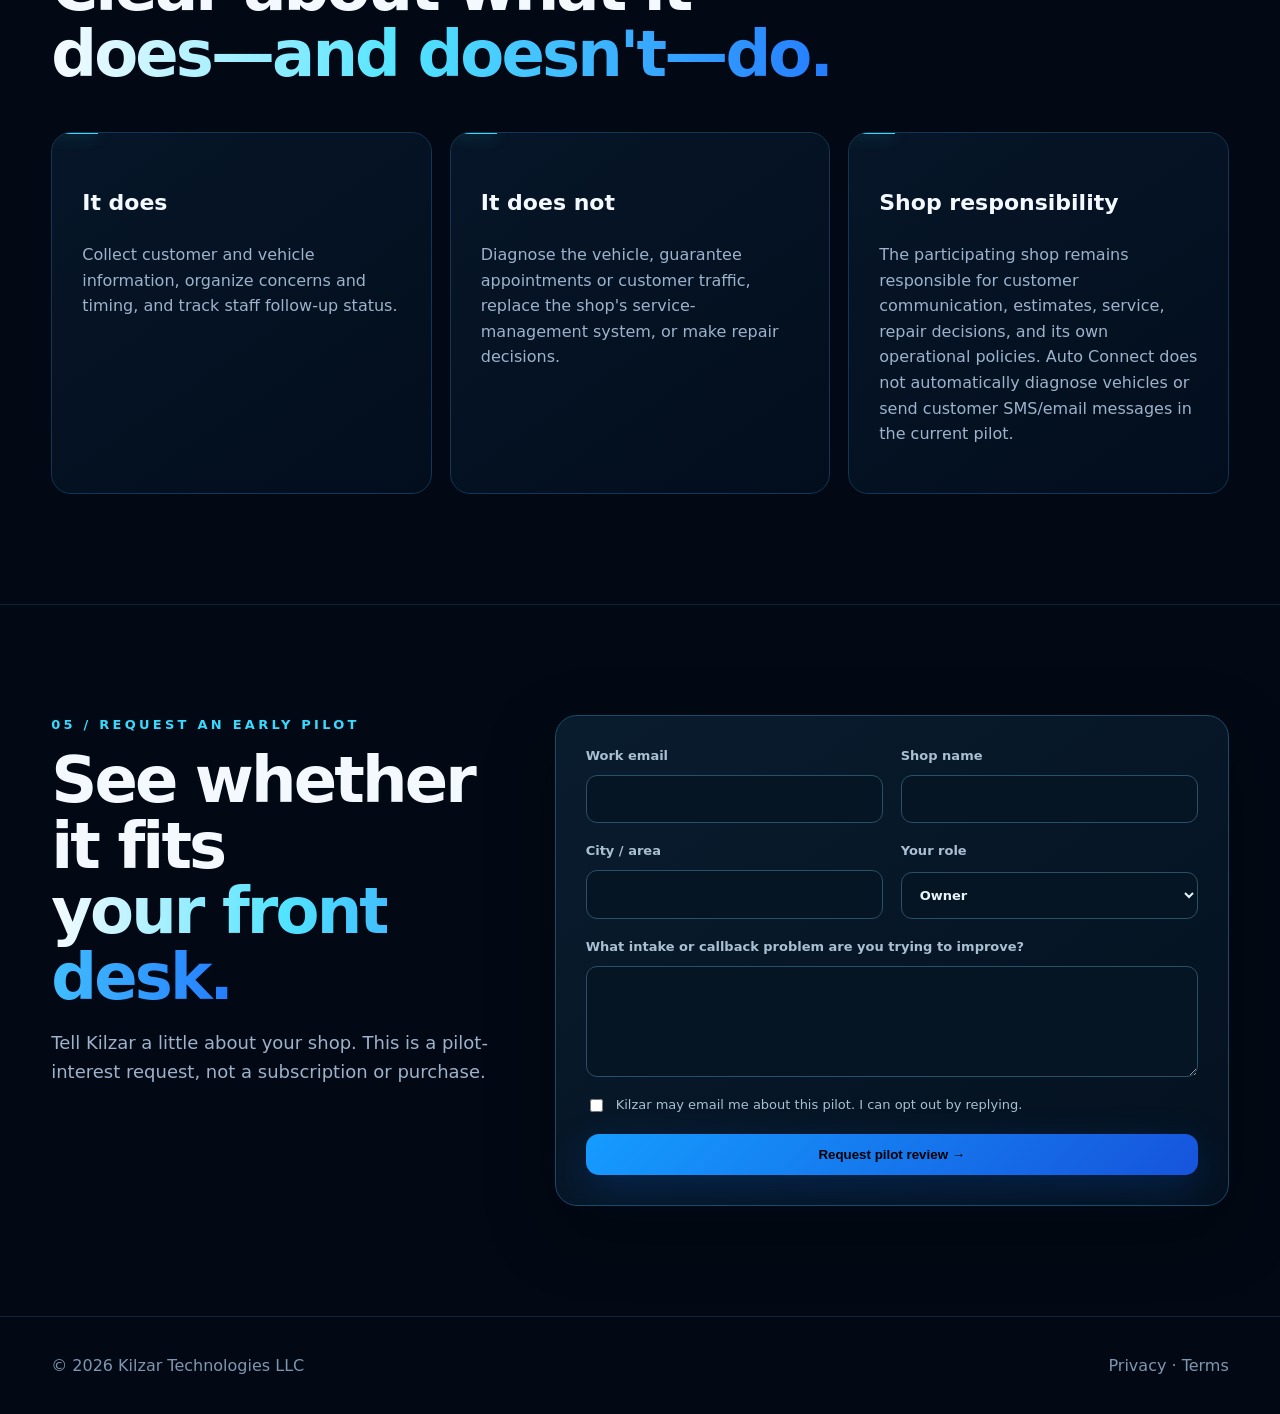
<file: auto-connect.html>
<!doctype html>
<html lang="en"><head>
<meta charset="utf-8"><script>document.documentElement.classList.add("js")</script><meta name="viewport" content="width=device-width,initial-scale=1">
<title>Kilzar Auto Connect | Repair Requests Ready for Your Callback</title>
<meta name="description" content="Kilzar Auto Connect is an early repair-shop pilot for multilingual customer intake and callback tracking. It complements existing shop-management software rather than replacing it.">
<meta name="theme-color" content="#020914">
<link rel="canonical" href="https://kilzartech.com/auto-connect">
<meta property="og:type" content="website">
<meta property="og:url" content="https://kilzartech.com/auto-connect">
<meta property="og:title" content="Kilzar Auto Connect | Repair Requests Ready for Your Callback">
<meta property="og:description" content="Multilingual repair-request intake and callback tracking for independent shops—without replacing the software they already use.">
<meta property="og:image" content="https://kilzartech.com/assets/autoconnect-demo.png">
<meta name="twitter:card" content="summary_large_image">
<meta name="twitter:title" content="Kilzar Auto Connect">
<meta name="twitter:description" content="Repair requests ready for your callback. English, Spanish and Arabic intake for independent shops.">
<meta name="twitter:image" content="https://kilzartech.com/assets/autoconnect-demo.png">
<link rel="icon" href="/assets/favicon.svg"><link rel="stylesheet" href="/styles.css">
<script type="application/ld+json">{"@context":"https://schema.org","@type":"SoftwareApplication","name":"Kilzar Auto Connect","applicationCategory":"BusinessApplication","operatingSystem":"Web","url":"https://kilzartech.com/auto-connect","description":"An early repair-shop pilot for multilingual customer intake and callback tracking that complements existing shop-management software.","publisher":{"@type":"Organization","name":"Kilzar Technologies LLC","url":"https://kilzartech.com/"}}</script>
</head><body>
<a class="skip-link" href="#main-content">Skip to content</a>
<div class="ambient" aria-hidden="true"><canvas id="field"></canvas><div class="scan"></div></div>
<header class="top"><div class="wrap nav">
<a class="brand" href="/" aria-label="Kilzar Technologies home"><img src="/assets/logo.svg" alt="Kilzar Technologies"></a>
<button class="menu-toggle" type="button" aria-label="Open navigation" aria-expanded="false"><span></span><span></span><span></span></button>
<nav class="links" aria-label="Primary navigation"><a href="/">Home</a><a href="/krai">KRAI</a><a href="/casebook/">Casebook</a><a class="btn contactlink" href="#pilot-form">Shop pilot</a></nav>
</div></header>
<main id="main-content">
<section class="page-hero"><div class="wrap page-split reveal"><div>
<div class="eyebrow">Kilzar Auto Connect / Early shop pilot</div>
<h1>Repair requests.<br><span class="grad">Ready for your callback.</span></h1>
<p class="lead">A lightweight intake and callback layer for independent repair shops. Collect vehicle concerns and preferred timing in English, Spanish, or Arabic—without replacing the software your shop already uses.</p>
<div class="actions"><a class="btn primary" href="#pilot-form">Request a shop pilot →</a><a class="btn ghost" href="#workflow">See the workflow</a></div>
<p class="muted-small">Early pilot access is arranged directly with Kilzar. No subscription or payment starts from this page.</p>
</div>
<div class="workflow-panel" id="workflow" aria-label="Auto Connect workflow">
<div><small>01</small><strong>Customer request</strong><span>Vehicle, concern, preferred timing</span></div>
<i>→</i><div><small>02</small><strong>Shop inbox</strong><span>A protected queue for staff review</span></div>
<i>→</i><div><small>03</small><strong>Callback</strong><span>Contact the customer and record follow-up</span></div>
<i>→</i><div><small>04</small><strong>Outcome</strong><span>Booked or closed</span></div>
</div></div></section>

<section class="proof-section"><div class="wrap proof-grid reveal">
<div class="proof-copy"><div class="eyebrow">01 / Real product surface</div><h2 class="section-title">See the intake<br><span>before you pilot it.</span></h2>
<p class="sub">The interactive demo uses made-up details and does not send or store what is entered. The protected staff inbox is not exposed publicly.</p>
<div class="proof-points"><span>English</span><span>Spanish</span><span>Arabic</span><span>Demo data only</span></div>
</div>
<div class="proof-image"><img src="/assets/autoconnect-demo.png" alt="Auto Connect interactive demo showing vehicle intake step one" loading="lazy"></div>
</div></section>

<section><div class="wrap reveal"><div class="eyebrow">02 / The job</div><h2 class="section-title">Capture the concern.<br><span>Organize the follow-up.</span></h2>
<div class="grid"><article class="card"><div class="num">CUSTOMER INTAKE</div><h3>Structured repair requests</h3><p>Collect vehicle details, the customer's concern, and preferred timing in a consistent form before the callback.</p></article>
<article class="card"><div class="num">MULTILINGUAL</div><h3>Three intake languages</h3><p>Customer-facing intake is available in English, Spanish, and Arabic.</p></article>
<article class="card"><div class="num">CALLBACK WORKFLOW</div><h3>Keep the queue visible</h3><p>Shop staff can track each request through new, contacted, booked, or closed status.</p></article></div></div></section>

<section class="problem-section"><div class="wrap reveal"><div class="eyebrow">03 / Deliberately lightweight</div><h2 class="section-title">Add a front door.<br><span>Don't replace your whole shop stack.</span></h2><p class="sub">Auto Connect is not positioned as a full shop-management system. It is designed to solve a narrower problem cleanly: capture customer requests and make callbacks easier to manage.</p></div></section>

<section><div class="wrap reveal"><div class="eyebrow">04 / Pilot boundaries</div><h2 class="section-title">Clear about what it<br><span>does—and doesn't—do.</span></h2>
<div class="grid"><article class="card"><h3>It does</h3><p>Collect customer and vehicle information, organize concerns and timing, and track staff follow-up status.</p></article>
<article class="card"><h3>It does not</h3><p>Diagnose the vehicle, guarantee appointments or customer traffic, replace the shop's service-management system, or make repair decisions.</p></article>
<article class="card"><h3>Shop responsibility</h3><p>The participating shop remains responsible for customer communication, estimates, service, repair decisions, and its own operational policies. Auto Connect does not automatically diagnose vehicles or send customer SMS/email messages in the current pilot.</p></article></div></div></section>

<section id="pilot-form"><div class="wrap form-section reveal">
<div><div class="eyebrow">05 / Request an early pilot</div><h2 class="section-title">See whether it fits<br><span>your front desk.</span></h2><p class="sub">Tell Kilzar a little about your shop. This is a pilot-interest request, not a subscription or purchase.</p></div>
<form name="auto-connect-pilot" method="POST" action="/auto-connect/thanks" data-netlify="true" netlify-honeypot="bot-field" class="pilot-form">
<input type="hidden" name="form-name" value="auto-connect-pilot"><p hidden><label>Leave empty<input name="bot-field"></label></p>
<label>Work email<input name="email" type="email" autocomplete="email" required></label>
<label>Shop name<input name="shop" type="text" autocomplete="organization" required></label>
<label>City / area<input name="city" type="text" autocomplete="address-level2"></label>
<label>Your role<select name="role"><option>Owner</option><option>Service manager</option><option>Advisor</option><option>Technician</option><option>Other</option></select></label>
<label class="full">What intake or callback problem are you trying to improve?<textarea name="need" rows="4" maxlength="1200" required></textarea></label>
<label class="check full"><input name="contact-consent" type="checkbox" value="yes" required><span>Kilzar may email me about this pilot. I can opt out by replying.</span></label>
<button type="submit" class="btn primary full">Request pilot review →</button>
</form>
</div></section>
</main>
<footer class="footer"><div class="wrap foot"><span>© 2026 Kilzar Technologies LLC</span><span><a href="/privacy">Privacy</a> · <a href="/terms">Terms</a></span></div></footer>
<script src="/script.js"></script></body></html>
</file>
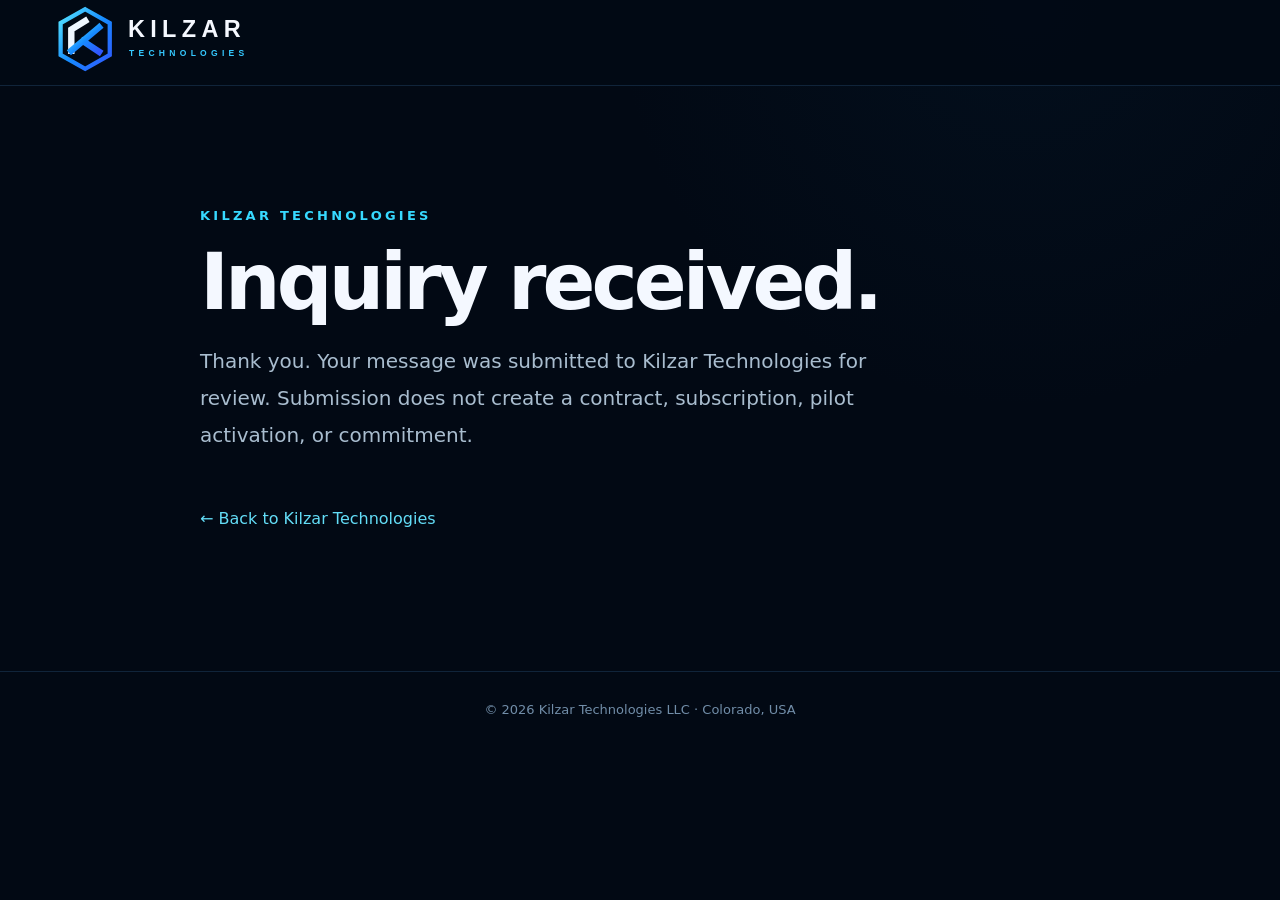
<file: contact-thanks.html>
<!doctype html><html lang="en"><head><meta charset="utf-8"><meta name="viewport" content="width=device-width,initial-scale=1"><title>Inquiry received | Kilzar Technologies</title><meta name="robots" content="noindex,follow"><link rel="icon" href="/assets/favicon.svg"><link rel="stylesheet" href="/styles.css"></head><body class="legal-body"><header class="legal-top"><a href="/" aria-label="Kilzar Technologies home"><img src="/assets/logo.svg" alt="Kilzar Technologies"></a></header><main class="legal-wrap notfound"><div class="eyebrow">Kilzar Technologies</div><h1>Inquiry received.</h1><p class="legal-lead">Thank you. Your message was submitted to Kilzar Technologies for review. Submission does not create a contract, subscription, pilot activation, or commitment.</p><p class="legal-back"><a href="/">← Back to Kilzar Technologies</a></p></main><footer class="legal-footer">© 2026 Kilzar Technologies LLC · Colorado, USA</footer></body></html>
</file>
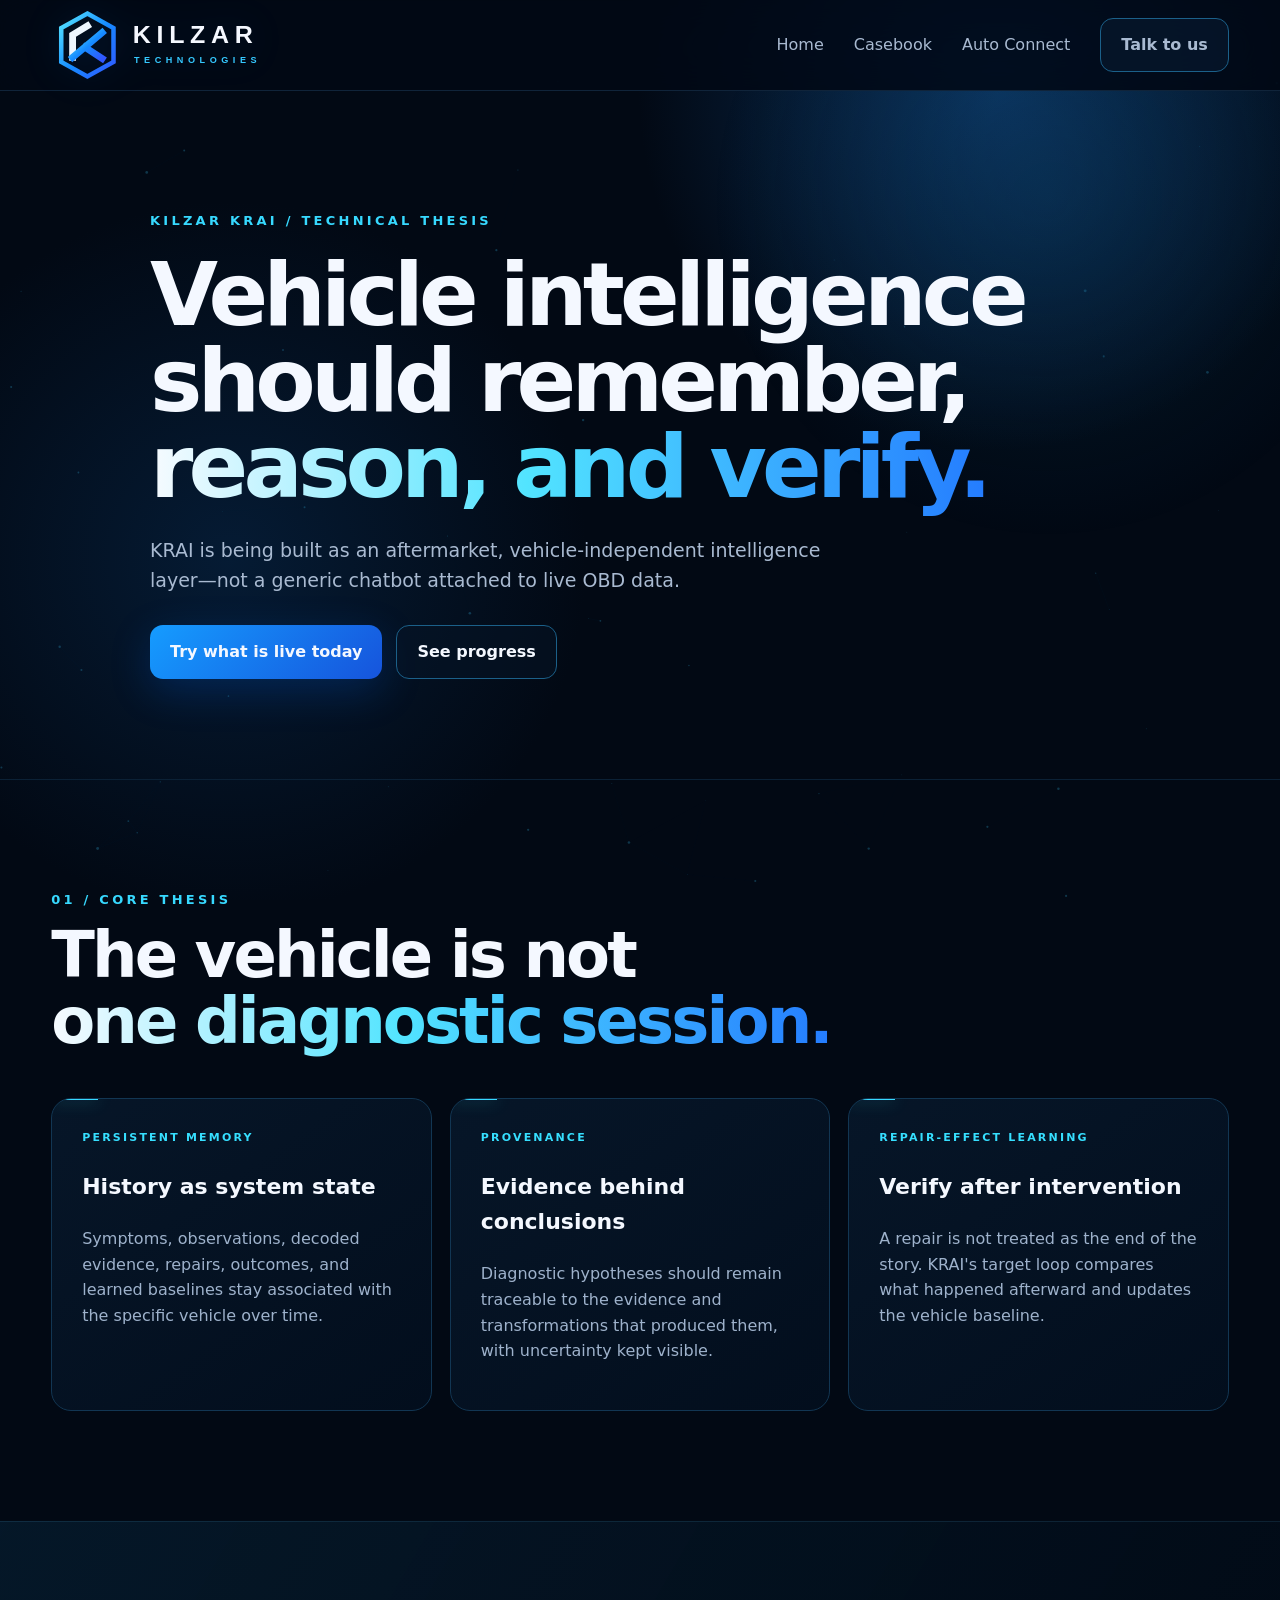
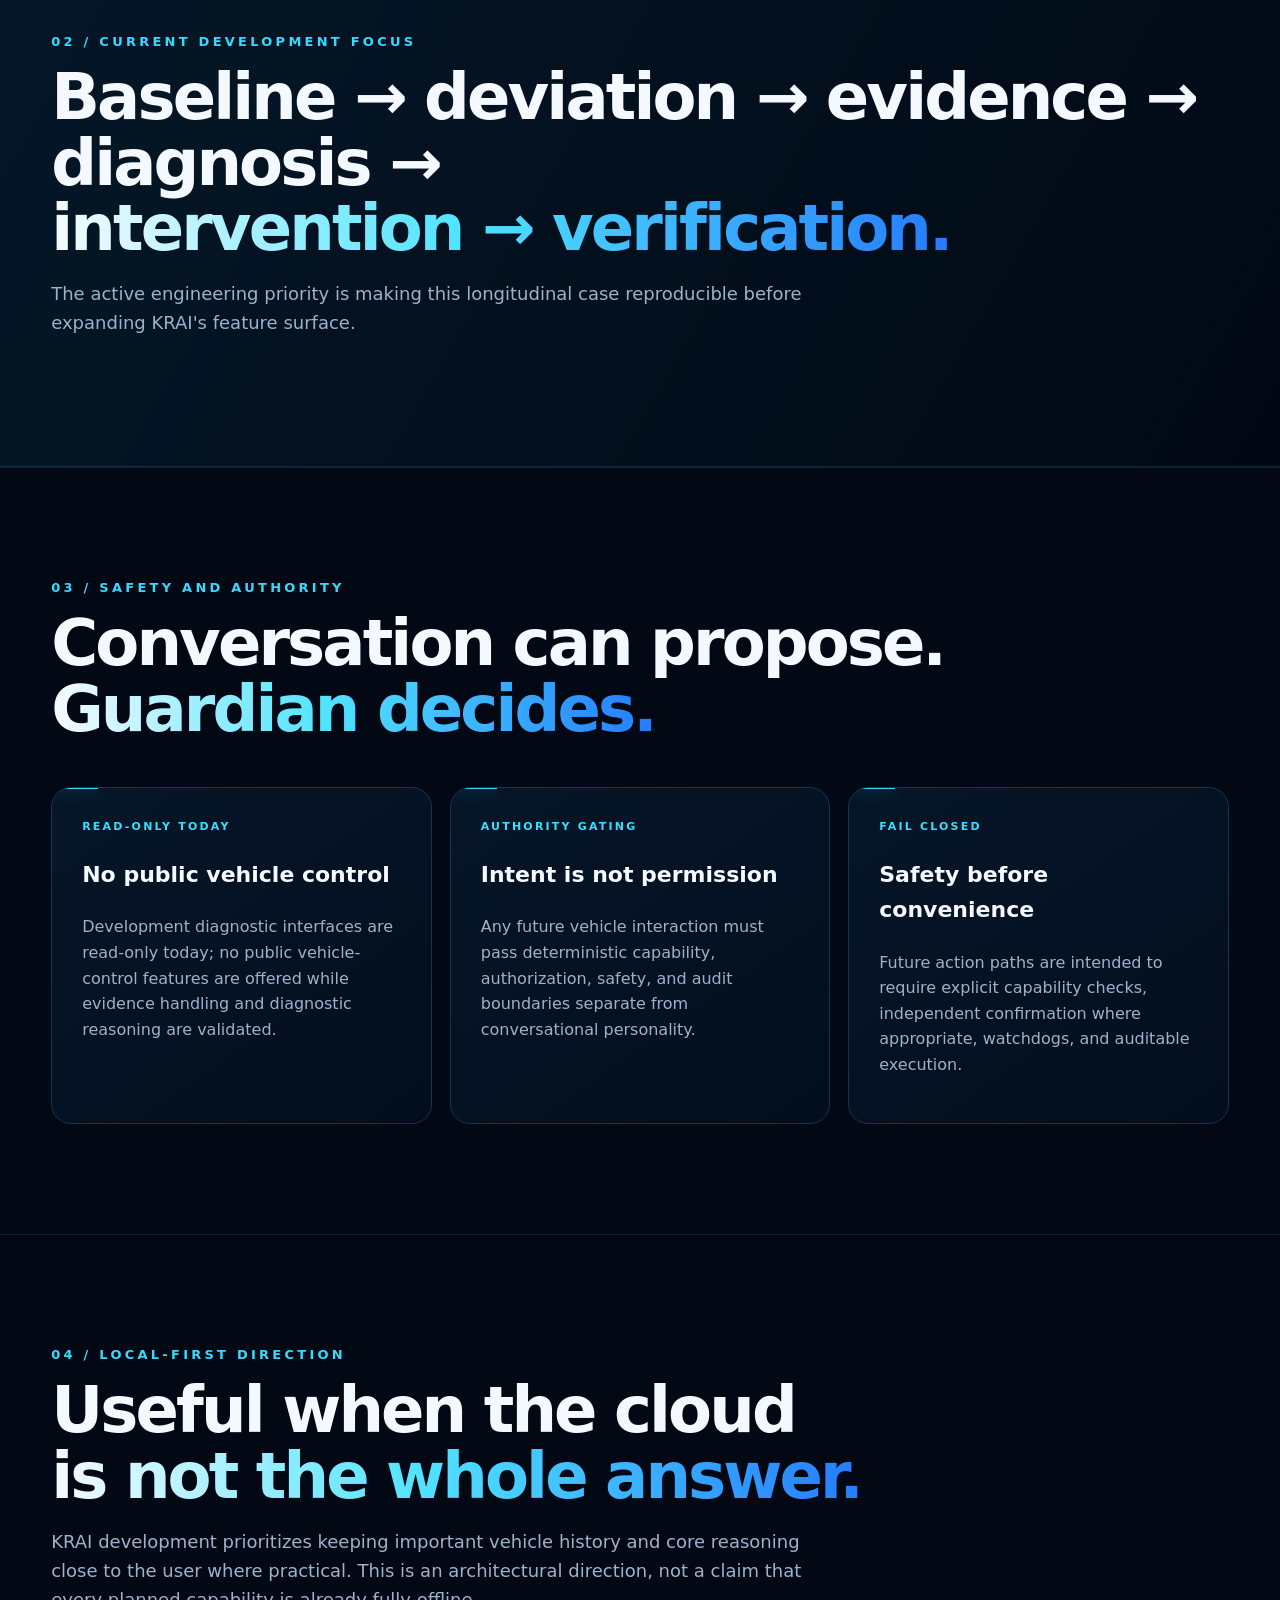
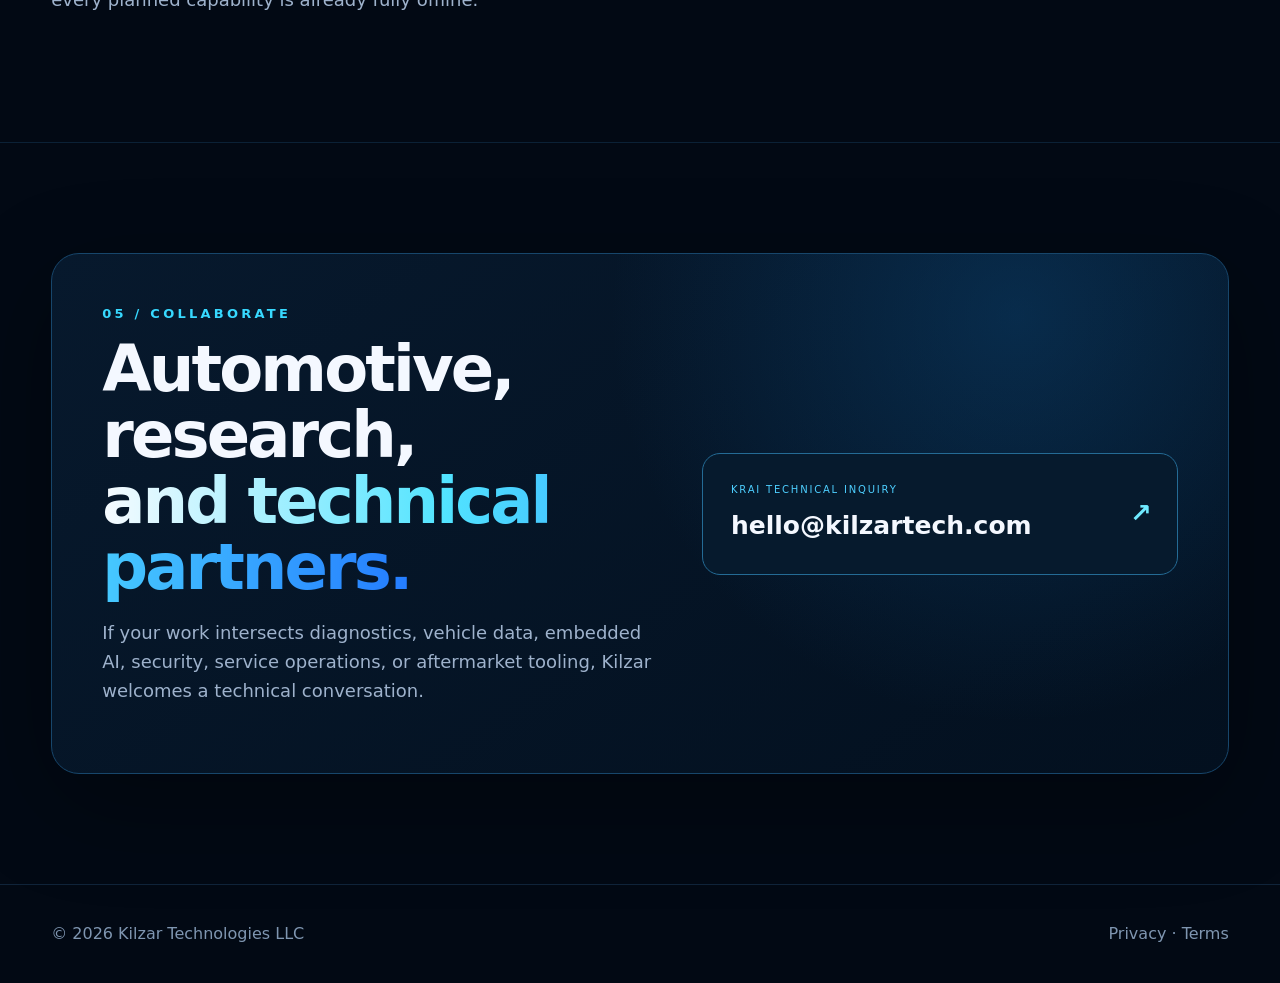
<file: krai.html>
<!doctype html><html lang="en"><head><meta charset="utf-8"><script>document.documentElement.classList.add("js")</script><meta name="viewport" content="width=device-width,initial-scale=1"><title>Kilzar KRAI | How the Vehicle Intelligence Platform Is Being Built</title><meta name="description" content="Kilzar KRAI is an aftermarket vehicle-intelligence platform in development, focused on persistent per-vehicle memory, evidence provenance, learned baselines, repair-effect learning, local-first intelligence, and authority-gated safety.">
<meta name="theme-color" content="#020914">
<link rel="canonical" href="https://kilzartech.com/krai">
<meta property="og:type" content="website">
<meta property="og:url" content="https://kilzartech.com/krai">
<meta property="og:title" content="Kilzar KRAI | Vehicle Intelligence That Remembers, Reasons & Verifies">
<meta property="og:description" content="Persistent per-vehicle memory, evidence provenance, learned baselines, repair-effect learning, local-first intelligence, and explicit authority boundaries.">
<meta property="og:image" content="https://kilzartech.com/assets/social-preview.jpg">
<meta name="twitter:card" content="summary_large_image">
<meta name="twitter:title" content="Kilzar KRAI">
<meta name="twitter:description" content="Memory. Evidence. Verification.">
<meta name="twitter:image" content="https://kilzartech.com/assets/social-preview.jpg">
<link rel="icon" href="/assets/favicon.svg"><link rel="stylesheet" href="/styles.css">
<script type="application/ld+json">{"@context":"https://schema.org","@type":"Product","name":"Kilzar KRAI","url":"https://kilzartech.com/krai","description":"An aftermarket vehicle-intelligence platform in active development focused on persistent per-vehicle memory, evidence provenance, learned baselines and post-repair verification.","category":"Automotive diagnostic intelligence","brand":{"@type":"Brand","name":"Kilzar Technologies"},"manufacturer":{"@type":"Organization","name":"Kilzar Technologies LLC","url":"https://kilzartech.com/"}}</script></head><body><a class="skip-link" href="#main-content">Skip to content</a><div class="ambient" aria-hidden="true"><canvas id="field"></canvas><div class="scan"></div></div><header class="top"><div class="wrap nav"><a class="brand" href="/"><img src="/assets/logo.svg" alt="Kilzar Technologies"></a><button class="menu-toggle" type="button" aria-label="Open navigation" aria-expanded="false"><span></span><span></span><span></span></button><nav class="links" aria-label="Primary navigation"><a href="/">Home</a><a href="/casebook/">Casebook</a><a href="/auto-connect">Auto Connect</a><a class="btn contactlink" href="mailto:hello@kilzartech.com?subject=KRAI%20Technical%20Inquiry">Talk to us</a></nav></div></header><main id="main-content"><section class="page-hero"><div class="wrap narrow reveal"><div class="eyebrow">Kilzar KRAI / Technical thesis</div><h1>Vehicle intelligence should remember,<br><span class="grad">reason, and verify.</span></h1><p class="lead">KRAI is being built as an aftermarket, vehicle-independent intelligence layer—not a generic chatbot attached to live OBD data.</p><div class="actions"><a class="btn primary" href="/casebook/">Try what is live today</a><a class="btn ghost" href="/#progress">See progress</a></div></div></section><section><div class="wrap reveal"><div class="eyebrow">01 / Core thesis</div><h2 class="section-title">The vehicle is not<br><span>one diagnostic session.</span></h2><div class="grid"><article class="card"><div class="num">PERSISTENT MEMORY</div><h3>History as system state</h3><p>Symptoms, observations, decoded evidence, repairs, outcomes, and learned baselines stay associated with the specific vehicle over time.</p></article><article class="card"><div class="num">PROVENANCE</div><h3>Evidence behind conclusions</h3><p>Diagnostic hypotheses should remain traceable to the evidence and transformations that produced them, with uncertainty kept visible.</p></article><article class="card"><div class="num">REPAIR-EFFECT LEARNING</div><h3>Verify after intervention</h3><p>A repair is not treated as the end of the story. KRAI's target loop compares what happened afterward and updates the vehicle baseline.</p></article></div></div></section><section class="journey-section"><div class="wrap reveal"><div class="eyebrow">02 / Current development focus</div><h2 class="section-title">Baseline → deviation → evidence → diagnosis →<br><span>intervention → verification.</span></h2><p class="sub">The active engineering priority is making this longitudinal case reproducible before expanding KRAI's feature surface.</p></div></section><section><div class="wrap reveal"><div class="eyebrow">03 / Safety and authority</div><h2 class="section-title">Conversation can propose.<br><span>Guardian decides.</span></h2><div class="grid"><article class="card"><div class="num">READ-ONLY TODAY</div><h3>No public vehicle control</h3><p>Development diagnostic interfaces are read-only today; no public vehicle-control features are offered while evidence handling and diagnostic reasoning are validated.</p></article><article class="card"><div class="num">AUTHORITY GATING</div><h3>Intent is not permission</h3><p>Any future vehicle interaction must pass deterministic capability, authorization, safety, and audit boundaries separate from conversational personality.</p></article><article class="card"><div class="num">FAIL CLOSED</div><h3>Safety before convenience</h3><p>Future action paths are intended to require explicit capability checks, independent confirmation where appropriate, watchdogs, and auditable execution.</p></article></div></div></section><section><div class="wrap reveal"><div class="eyebrow">04 / Local-first direction</div><h2 class="section-title">Useful when the cloud<br><span>is not the whole answer.</span></h2><p class="sub">KRAI development prioritizes keeping important vehicle history and core reasoning close to the user where practical. This is an architectural direction, not a claim that every planned capability is already fully offline.</p></div></section><section><div class="wrap contact reveal"><div><div class="eyebrow">05 / Collaborate</div><h2 class="section-title">Automotive, research,<br><span>and technical partners.</span></h2><p class="sub">If your work intersects diagnostics, vehicle data, embedded AI, security, service operations, or aftermarket tooling, Kilzar welcomes a technical conversation.</p></div><a class="contact-cta" href="mailto:hello@kilzartech.com?subject=KRAI%20Technical%20Inquiry"><small>KRAI TECHNICAL INQUIRY</small><strong>hello@kilzartech.com</strong><b>↗</b></a></div></section></main><footer class="footer"><div class="wrap foot"><span>© 2026 Kilzar Technologies LLC</span><span><a href="/privacy">Privacy</a> · <a href="/terms">Terms</a></span></div></footer><script src="/script.js"></script></body></html>
</file>
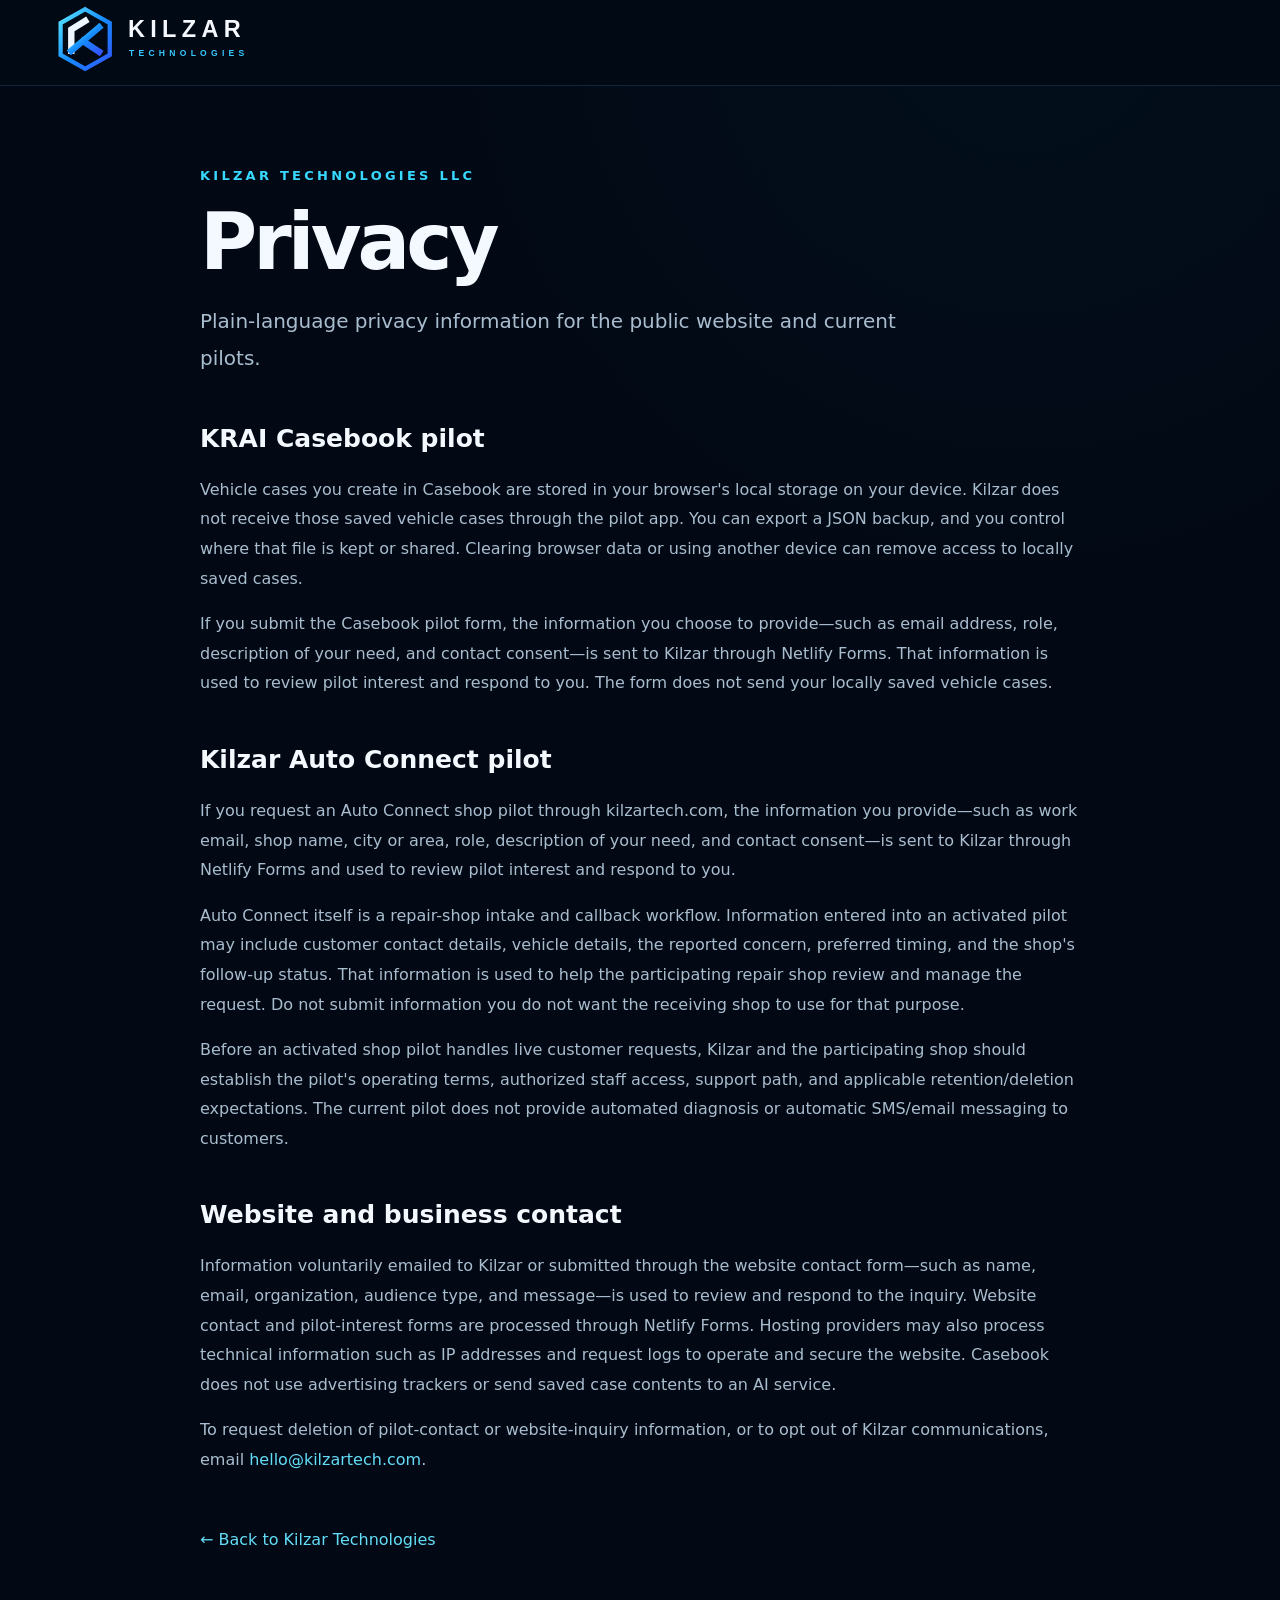
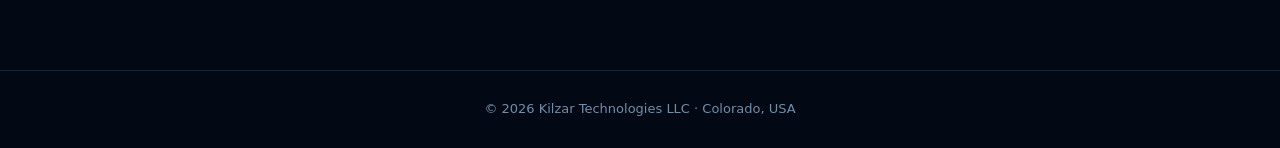
<file: privacy.html>
<!doctype html><html lang="en"><head><meta charset="utf-8"><meta name="viewport" content="width=device-width,initial-scale=1"><title>Privacy | Kilzar Technologies</title><meta name="description" content="Privacy information for Kilzar Technologies, KRAI Casebook, and Kilzar Auto Connect."><meta name="robots" content="index,follow"><link rel="icon" href="assets/favicon.svg"><link rel="canonical" href="https://kilzartech.com/privacy"><link rel="stylesheet" href="styles.css"></head><body class="legal-body"><header class="legal-top"><a href="/" aria-label="Kilzar Technologies home"><img src="assets/logo.svg" alt="Kilzar Technologies"></a></header><main class="legal-wrap"><div class="eyebrow">Kilzar Technologies LLC</div><h1>Privacy</h1><p class="legal-lead">Plain-language privacy information for the public website and current pilots.</p><section><h2>KRAI Casebook pilot</h2><p>Vehicle cases you create in Casebook are stored in your browser's local storage on your device. Kilzar does not receive those saved vehicle cases through the pilot app. You can export a JSON backup, and you control where that file is kept or shared. Clearing browser data or using another device can remove access to locally saved cases.</p><p>If you submit the Casebook pilot form, the information you choose to provide—such as email address, role, description of your need, and contact consent—is sent to Kilzar through Netlify Forms. That information is used to review pilot interest and respond to you. The form does not send your locally saved vehicle cases.</p></section><section><h2>Kilzar Auto Connect pilot</h2><p>If you request an Auto Connect shop pilot through kilzartech.com, the information you provide—such as work email, shop name, city or area, role, description of your need, and contact consent—is sent to Kilzar through Netlify Forms and used to review pilot interest and respond to you.</p><p>Auto Connect itself is a repair-shop intake and callback workflow. Information entered into an activated pilot may include customer contact details, vehicle details, the reported concern, preferred timing, and the shop's follow-up status. That information is used to help the participating repair shop review and manage the request. Do not submit information you do not want the receiving shop to use for that purpose.</p><p>Before an activated shop pilot handles live customer requests, Kilzar and the participating shop should establish the pilot's operating terms, authorized staff access, support path, and applicable retention/deletion expectations. The current pilot does not provide automated diagnosis or automatic SMS/email messaging to customers.</p></section><section><h2>Website and business contact</h2><p>Information voluntarily emailed to Kilzar or submitted through the website contact form—such as name, email, organization, audience type, and message—is used to review and respond to the inquiry. Website contact and pilot-interest forms are processed through Netlify Forms. Hosting providers may also process technical information such as IP addresses and request logs to operate and secure the website. Casebook does not use advertising trackers or send saved case contents to an AI service.</p><p>To request deletion of pilot-contact or website-inquiry information, or to opt out of Kilzar communications, email <a href="mailto:hello@kilzartech.com">hello@kilzartech.com</a>.</p></section><p class="legal-back"><a href="/">← Back to Kilzar Technologies</a></p></main><footer class="legal-footer">© 2026 Kilzar Technologies LLC · Colorado, USA</footer></body></html>
</file>
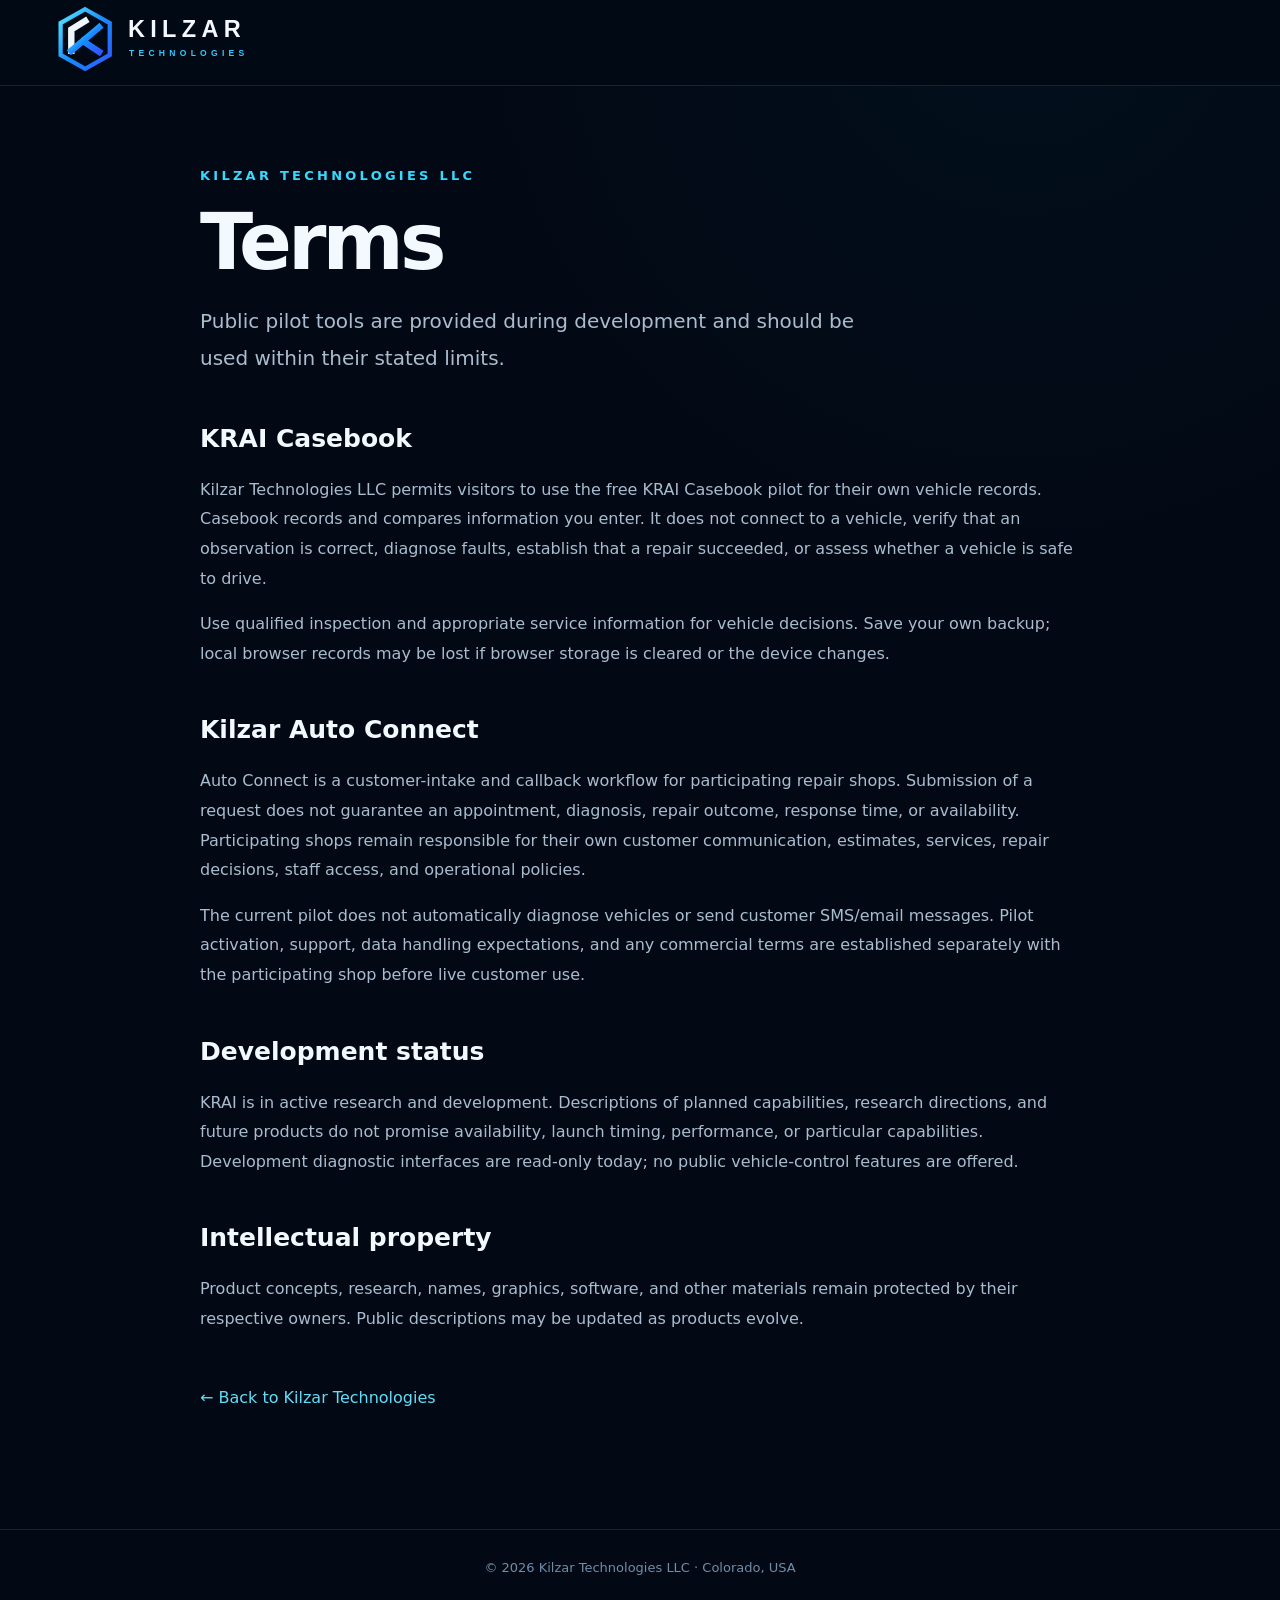
<file: terms.html>
<!doctype html><html lang="en"><head><meta charset="utf-8"><meta name="viewport" content="width=device-width,initial-scale=1"><title>Terms | Kilzar Technologies</title><meta name="description" content="Terms for Kilzar Technologies public pilots including KRAI Casebook and Kilzar Auto Connect."><meta name="robots" content="index,follow"><link rel="icon" href="assets/favicon.svg"><link rel="canonical" href="https://kilzartech.com/terms"><link rel="stylesheet" href="styles.css"></head><body class="legal-body"><header class="legal-top"><a href="/" aria-label="Kilzar Technologies home"><img src="assets/logo.svg" alt="Kilzar Technologies"></a></header><main class="legal-wrap"><div class="eyebrow">Kilzar Technologies LLC</div><h1>Terms</h1><p class="legal-lead">Public pilot tools are provided during development and should be used within their stated limits.</p><section><h2>KRAI Casebook</h2><p>Kilzar Technologies LLC permits visitors to use the free KRAI Casebook pilot for their own vehicle records. Casebook records and compares information you enter. It does not connect to a vehicle, verify that an observation is correct, diagnose faults, establish that a repair succeeded, or assess whether a vehicle is safe to drive.</p><p>Use qualified inspection and appropriate service information for vehicle decisions. Save your own backup; local browser records may be lost if browser storage is cleared or the device changes.</p></section><section><h2>Kilzar Auto Connect</h2><p>Auto Connect is a customer-intake and callback workflow for participating repair shops. Submission of a request does not guarantee an appointment, diagnosis, repair outcome, response time, or availability. Participating shops remain responsible for their own customer communication, estimates, services, repair decisions, staff access, and operational policies.</p><p>The current pilot does not automatically diagnose vehicles or send customer SMS/email messages. Pilot activation, support, data handling expectations, and any commercial terms are established separately with the participating shop before live customer use.</p></section><section><h2>Development status</h2><p>KRAI is in active research and development. Descriptions of planned capabilities, research directions, and future products do not promise availability, launch timing, performance, or particular capabilities. Development diagnostic interfaces are read-only today; no public vehicle-control features are offered.</p></section><section><h2>Intellectual property</h2><p>Product concepts, research, names, graphics, software, and other materials remain protected by their respective owners. Public descriptions may be updated as products evolve.</p></section><p class="legal-back"><a href="/">← Back to Kilzar Technologies</a></p></main><footer class="legal-footer">© 2026 Kilzar Technologies LLC · Colorado, USA</footer></body></html>
</file>
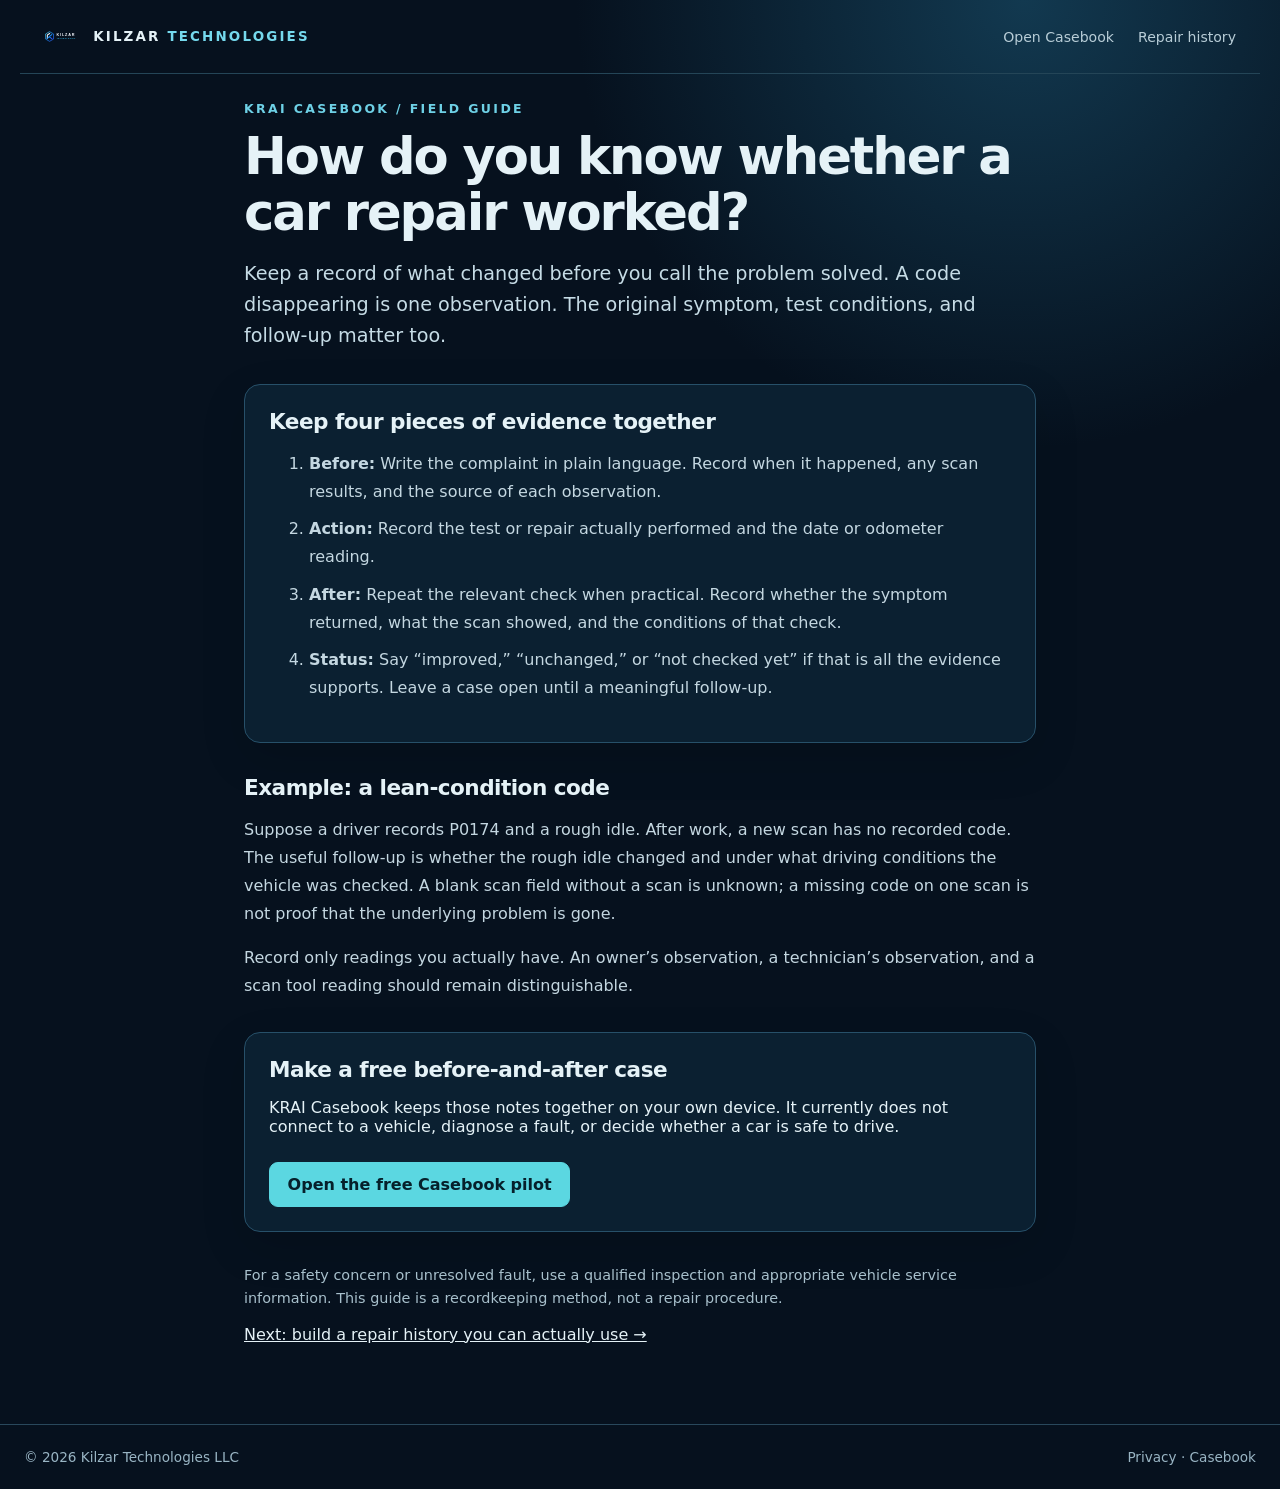
<file: casebook/after-repair-check.html>
<!doctype html><html lang="en"><head><meta charset="utf-8"><meta name="viewport" content="width=device-width,initial-scale=1"><meta name="theme-color" content="#061624"><meta name="robots" content="index,follow"><title>Did the Repair Work? A Vehicle Follow-Up Record | KRAI Casebook</title><meta name="description" content="A practical before-and-after vehicle repair record: note symptoms, diagnostic codes, work performed, and follow-up conditions without assuming a cleared code proves success."><link rel="canonical" href="https://kilzartech.com/casebook/after-repair-check.html"><link rel="icon" href="../assets/favicon.svg"><link rel="stylesheet" href="casebook.css"><script type="application/ld+json">{"@context":"https://schema.org","@type":"Article","headline":"Did the Repair Work? A Vehicle Follow-Up Record","description":"A practical before-and-after vehicle repair record for documenting symptoms, diagnostic codes, work performed, and follow-up conditions.","mainEntityOfPage":"https://kilzartech.com/casebook/after-repair-check.html","publisher":{"@type":"Organization","name":"Kilzar Technologies LLC","url":"https://kilzartech.com/"},"isPartOf":{"@type":"WebSite","name":"Kilzar Technologies","url":"https://kilzartech.com/"}}</script></head><body>
<a class="skip" href="#main">Skip to article</a><header class="top"><a class="brand" href="../"><img src="../assets/logo.svg" alt="" width="38" height="38"><span>KILZAR <b>TECHNOLOGIES</b></span></a><nav><a href="./">Open Casebook</a><a href="repair-history.html">Repair history</a></nav></header>
<main id="main" class="article"><p class="eyebrow">KRAI CASEBOOK / FIELD GUIDE</p><h1>How do you know whether a car repair worked?</h1><p class="lead">Keep a record of what changed before you call the problem solved. A code disappearing is one observation. The original symptom, test conditions, and follow-up matter too.</p>
<section class="panel"><h2>Keep four pieces of evidence together</h2><ol><li><strong>Before:</strong> Write the complaint in plain language. Record when it happened, any scan results, and the source of each observation.</li><li><strong>Action:</strong> Record the test or repair actually performed and the date or odometer reading.</li><li><strong>After:</strong> Repeat the relevant check when practical. Record whether the symptom returned, what the scan showed, and the conditions of that check.</li><li><strong>Status:</strong> Say “improved,” “unchanged,” or “not checked yet” if that is all the evidence supports. Leave a case open until a meaningful follow-up.</li></ol></section>
<section><h2>Example: a lean-condition code</h2><p>Suppose a driver records P0174 and a rough idle. After work, a new scan has no recorded code. The useful follow-up is whether the rough idle changed and under what driving conditions the vehicle was checked. A blank scan field without a scan is unknown; a missing code on one scan is not proof that the underlying problem is gone.</p><p>Record only readings you actually have. An owner’s observation, a technician’s observation, and a scan tool reading should remain distinguishable.</p></section>
<section class="panel cta"><h2>Make a free before-and-after case</h2><p>KRAI Casebook keeps those notes together on your own device. It currently does not connect to a vehicle, diagnose a fault, or decide whether a car is safe to drive.</p><a class="primary" href="./?source=after-repair-guide">Open the free Casebook pilot</a></section>
<p class="muted">For a safety concern or unresolved fault, use a qualified inspection and appropriate vehicle service information. This guide is a recordkeeping method, not a repair procedure.</p><p><a href="repair-history.html">Next: build a repair history you can actually use →</a></p></main><footer><span>© 2026 Kilzar Technologies LLC</span><span><a href="../privacy.html">Privacy</a> · <a href="./">Casebook</a></span></footer></body></html>
</file>
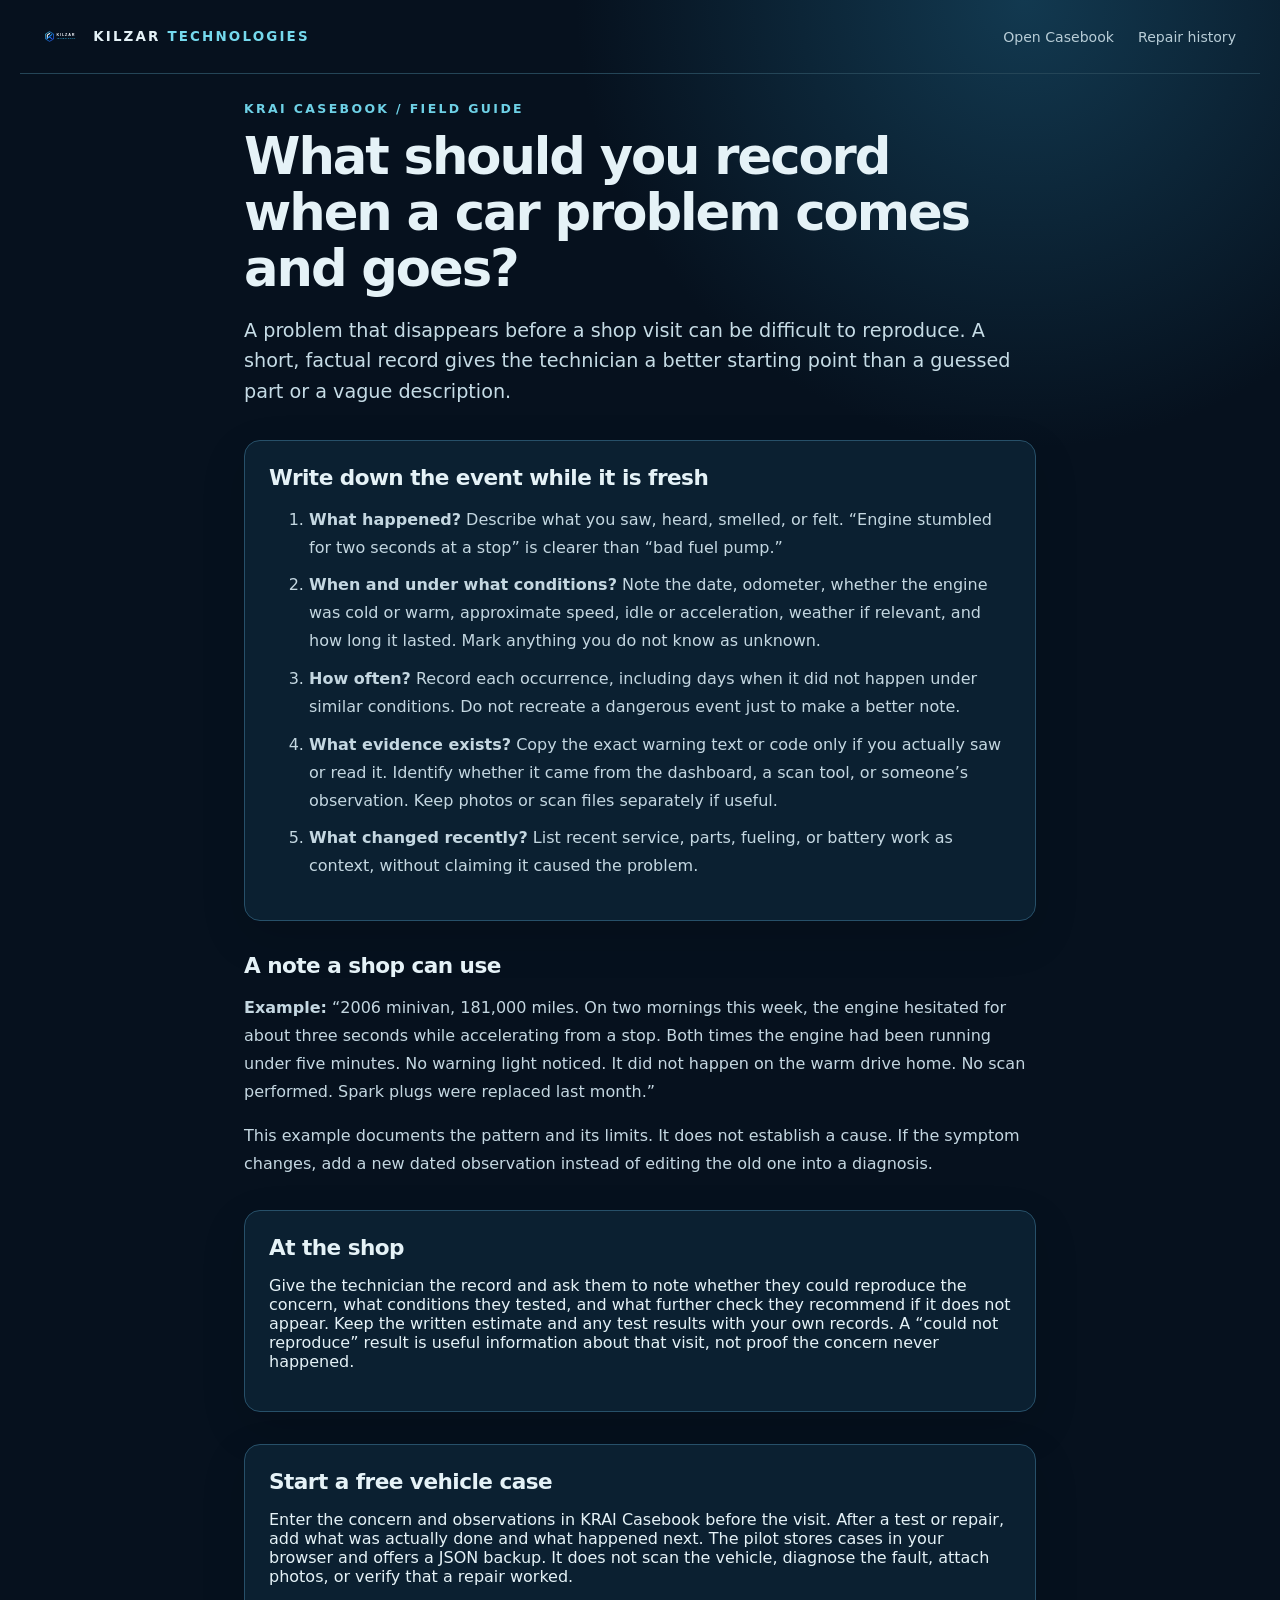
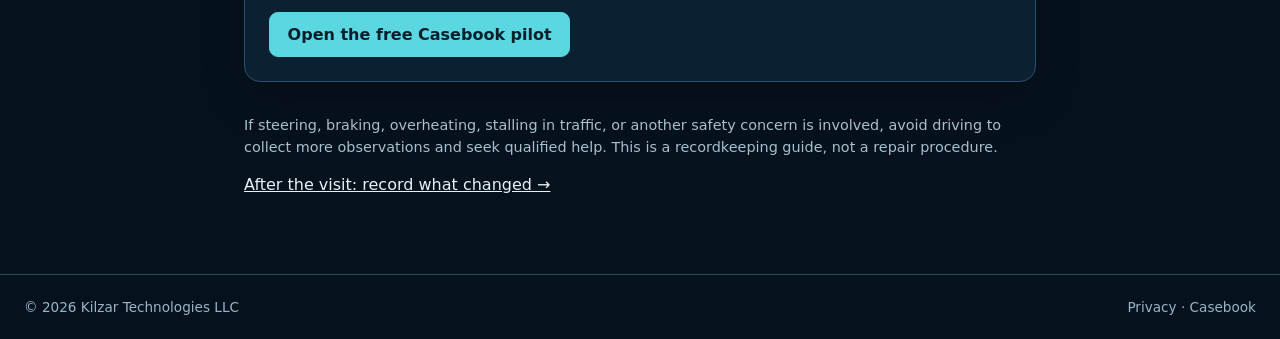
<file: casebook/intermittent-car-problem.html>
<!doctype html>
<html lang="en">
<head>
  <meta charset="utf-8">
  <meta name="viewport" content="width=device-width,initial-scale=1">
  <meta name="theme-color" content="#061624">
  <meta name="robots" content="index,follow">
  <title>Intermittent Car Problem? What to Record for Your Mechanic | KRAI Casebook</title>
  <meta name="description" content="A practical checklist for recording a car problem that comes and goes: the symptom, conditions, frequency, warning lights, and what has already been checked.">
  <link rel="canonical" href="https://kilzartech.com/casebook/intermittent-car-problem.html">
  <link rel="icon" href="../assets/favicon.svg">
  <link rel="stylesheet" href="casebook.css">
<script type="application/ld+json">{"@context":"https://schema.org","@type":"Article","headline":"Intermittent Car Problem? What to Record for Your Mechanic","description":"A practical checklist for documenting an intermittent vehicle problem, including symptoms, conditions, frequency, warning lights and prior checks.","mainEntityOfPage":"https://kilzartech.com/casebook/intermittent-car-problem.html","publisher":{"@type":"Organization","name":"Kilzar Technologies LLC","url":"https://kilzartech.com/"},"isPartOf":{"@type":"WebSite","name":"Kilzar Technologies","url":"https://kilzartech.com/"}}</script></head>
<body>
  <a class="skip" href="#main">Skip to article</a>
  <header class="top"><a class="brand" href="../"><img src="../assets/logo.svg" alt="" width="38" height="38"><span>KILZAR <b>TECHNOLOGIES</b></span></a><nav><a href="./">Open Casebook</a><a href="repair-history.html">Repair history</a></nav></header>
  <main id="main" class="article">
    <p class="eyebrow">KRAI CASEBOOK / FIELD GUIDE</p>
    <h1>What should you record when a car problem comes and goes?</h1>
    <p class="lead">A problem that disappears before a shop visit can be difficult to reproduce. A short, factual record gives the technician a better starting point than a guessed part or a vague description.</p>
    <section class="panel"><h2>Write down the event while it is fresh</h2><ol>
      <li><strong>What happened?</strong> Describe what you saw, heard, smelled, or felt. “Engine stumbled for two seconds at a stop” is clearer than “bad fuel pump.”</li>
      <li><strong>When and under what conditions?</strong> Note the date, odometer, whether the engine was cold or warm, approximate speed, idle or acceleration, weather if relevant, and how long it lasted. Mark anything you do not know as unknown.</li>
      <li><strong>How often?</strong> Record each occurrence, including days when it did not happen under similar conditions. Do not recreate a dangerous event just to make a better note.</li>
      <li><strong>What evidence exists?</strong> Copy the exact warning text or code only if you actually saw or read it. Identify whether it came from the dashboard, a scan tool, or someone’s observation. Keep photos or scan files separately if useful.</li>
      <li><strong>What changed recently?</strong> List recent service, parts, fueling, or battery work as context, without claiming it caused the problem.</li>
    </ol></section>
    <section><h2>A note a shop can use</h2><p><strong>Example:</strong> “2006 minivan, 181,000 miles. On two mornings this week, the engine hesitated for about three seconds while accelerating from a stop. Both times the engine had been running under five minutes. No warning light noticed. It did not happen on the warm drive home. No scan performed. Spark plugs were replaced last month.”</p><p>This example documents the pattern and its limits. It does not establish a cause. If the symptom changes, add a new dated observation instead of editing the old one into a diagnosis.</p></section>
    <section class="panel"><h2>At the shop</h2><p>Give the technician the record and ask them to note whether they could reproduce the concern, what conditions they tested, and what further check they recommend if it does not appear. Keep the written estimate and any test results with your own records. A “could not reproduce” result is useful information about that visit, not proof the concern never happened.</p></section>
    <section class="panel cta"><h2>Start a free vehicle case</h2><p>Enter the concern and observations in KRAI Casebook before the visit. After a test or repair, add what was actually done and what happened next. The pilot stores cases in your browser and offers a JSON backup. It does not scan the vehicle, diagnose the fault, attach photos, or verify that a repair worked.</p><a class="primary" href="./?source=intermittent-guide">Open the free Casebook pilot</a></section>
    <p class="muted">If steering, braking, overheating, stalling in traffic, or another safety concern is involved, avoid driving to collect more observations and seek qualified help. This is a recordkeeping guide, not a repair procedure.</p>
    <p><a href="after-repair-check.html">After the visit: record what changed →</a></p>
  </main>
  <footer><span>© 2026 Kilzar Technologies LLC</span><span><a href="../privacy.html">Privacy</a> · <a href="./">Casebook</a></span></footer>
</body>
</html>
</file>
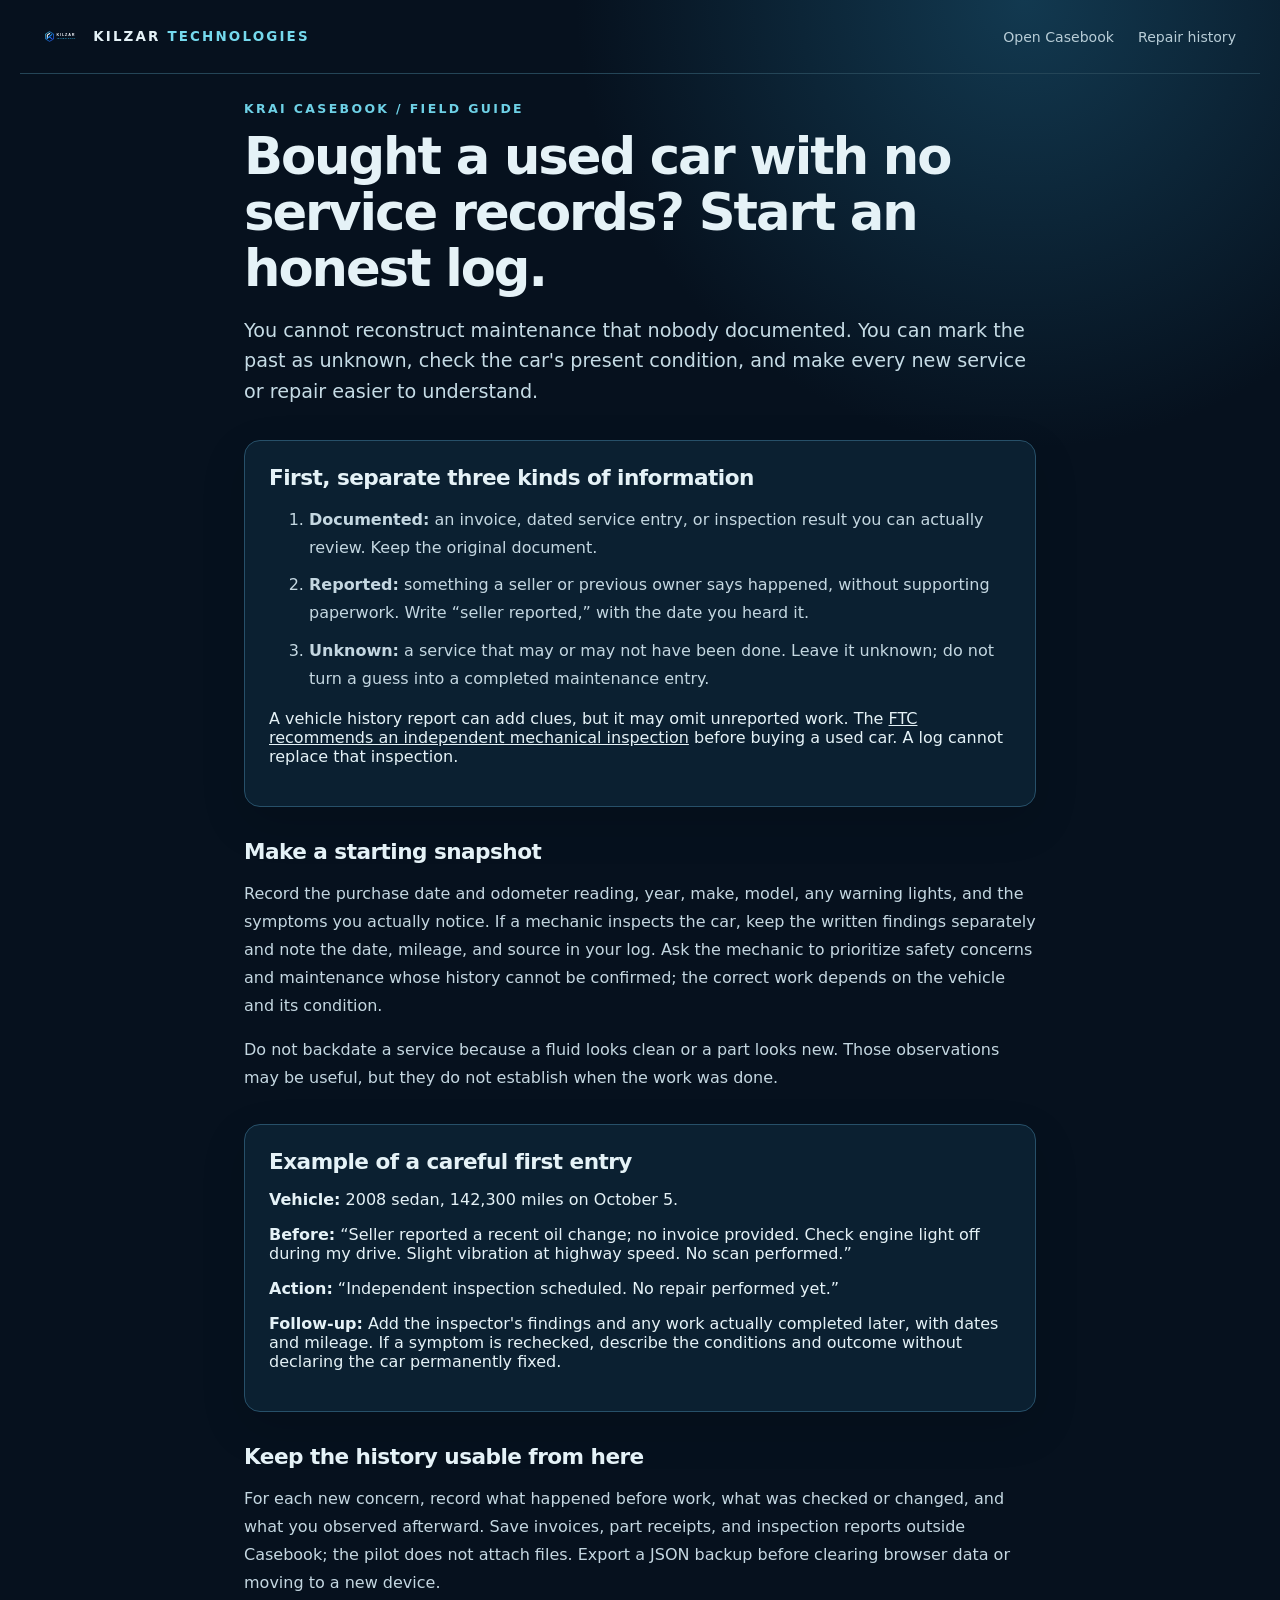
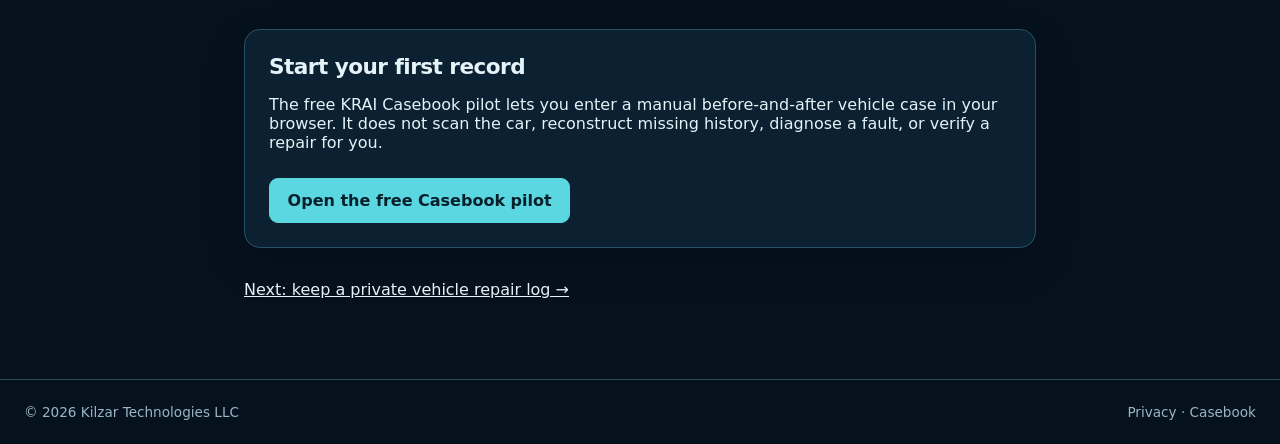
<file: casebook/no-service-records.html>
<!doctype html>
<html lang="en"><head><meta charset="utf-8"><meta name="viewport" content="width=device-width,initial-scale=1"><meta name="theme-color" content="#061624"><meta name="robots" content="index,follow">
<title>Bought a Used Car With No Service Records? Start an Honest Log | KRAI Casebook</title>
<meta name="description" content="No service records for your used car? Separate seller claims from confirmed work, record an inspection baseline, and start a clear repair history from today.">
<link rel="canonical" href="https://kilzartech.com/casebook/no-service-records.html"><link rel="icon" href="../assets/favicon.svg"><link rel="stylesheet" href="casebook.css"><script type="application/ld+json">{"@context":"https://schema.org","@type":"Article","headline":"Bought a Used Car With No Service Records? Start an Honest Log","description":"A practical guide to separating seller claims from confirmed maintenance and building a trustworthy vehicle history from today forward.","mainEntityOfPage":"https://kilzartech.com/casebook/no-service-records.html","publisher":{"@type":"Organization","name":"Kilzar Technologies LLC","url":"https://kilzartech.com/"},"isPartOf":{"@type":"WebSite","name":"Kilzar Technologies","url":"https://kilzartech.com/"}}</script></head><body>
<a class="skip" href="#main">Skip to article</a><header class="top"><a class="brand" href="../"><img src="../assets/logo.svg" alt="" width="38" height="38"><span>KILZAR <b>TECHNOLOGIES</b></span></a><nav><a href="./">Open Casebook</a><a href="repair-history.html">Repair history</a></nav></header>
<main id="main" class="article"><p class="eyebrow">KRAI CASEBOOK / FIELD GUIDE</p><h1>Bought a used car with no service records? Start an honest log.</h1><p class="lead">You cannot reconstruct maintenance that nobody documented. You can mark the past as unknown, check the car's present condition, and make every new service or repair easier to understand.</p>
<section class="panel"><h2>First, separate three kinds of information</h2><ol><li><strong>Documented:</strong> an invoice, dated service entry, or inspection result you can actually review. Keep the original document.</li><li><strong>Reported:</strong> something a seller or previous owner says happened, without supporting paperwork. Write “seller reported,” with the date you heard it.</li><li><strong>Unknown:</strong> a service that may or may not have been done. Leave it unknown; do not turn a guess into a completed maintenance entry.</li></ol><p>A vehicle history report can add clues, but it may omit unreported work. The <a href="https://consumer.ftc.gov/articles/buying-used-car-dealer">FTC recommends an independent mechanical inspection</a> before buying a used car. A log cannot replace that inspection.</p></section>
<section><h2>Make a starting snapshot</h2><p>Record the purchase date and odometer reading, year, make, model, any warning lights, and the symptoms you actually notice. If a mechanic inspects the car, keep the written findings separately and note the date, mileage, and source in your log. Ask the mechanic to prioritize safety concerns and maintenance whose history cannot be confirmed; the correct work depends on the vehicle and its condition.</p><p>Do not backdate a service because a fluid looks clean or a part looks new. Those observations may be useful, but they do not establish when the work was done.</p></section>
<section class="panel"><h2>Example of a careful first entry</h2><p><strong>Vehicle:</strong> 2008 sedan, 142,300 miles on October 5.</p><p><strong>Before:</strong> “Seller reported a recent oil change; no invoice provided. Check engine light off during my drive. Slight vibration at highway speed. No scan performed.”</p><p><strong>Action:</strong> “Independent inspection scheduled. No repair performed yet.”</p><p><strong>Follow-up:</strong> Add the inspector's findings and any work actually completed later, with dates and mileage. If a symptom is rechecked, describe the conditions and outcome without declaring the car permanently fixed.</p></section>
<section><h2>Keep the history usable from here</h2><p>For each new concern, record what happened before work, what was checked or changed, and what you observed afterward. Save invoices, part receipts, and inspection reports outside Casebook; the pilot does not attach files. Export a JSON backup before clearing browser data or moving to a new device.</p></section>
<section class="panel cta"><h2>Start your first record</h2><p>The free KRAI Casebook pilot lets you enter a manual before-and-after vehicle case in your browser. It does not scan the car, reconstruct missing history, diagnose a fault, or verify a repair for you.</p><a class="primary" href="./?source=no-service-records-guide">Open the free Casebook pilot</a></section>
<p><a href="repair-history.html">Next: keep a private vehicle repair log →</a></p></main><footer><span>© 2026 Kilzar Technologies LLC</span><span><a href="../privacy.html">Privacy</a> · <a href="./">Casebook</a></span></footer></body></html>
</file>
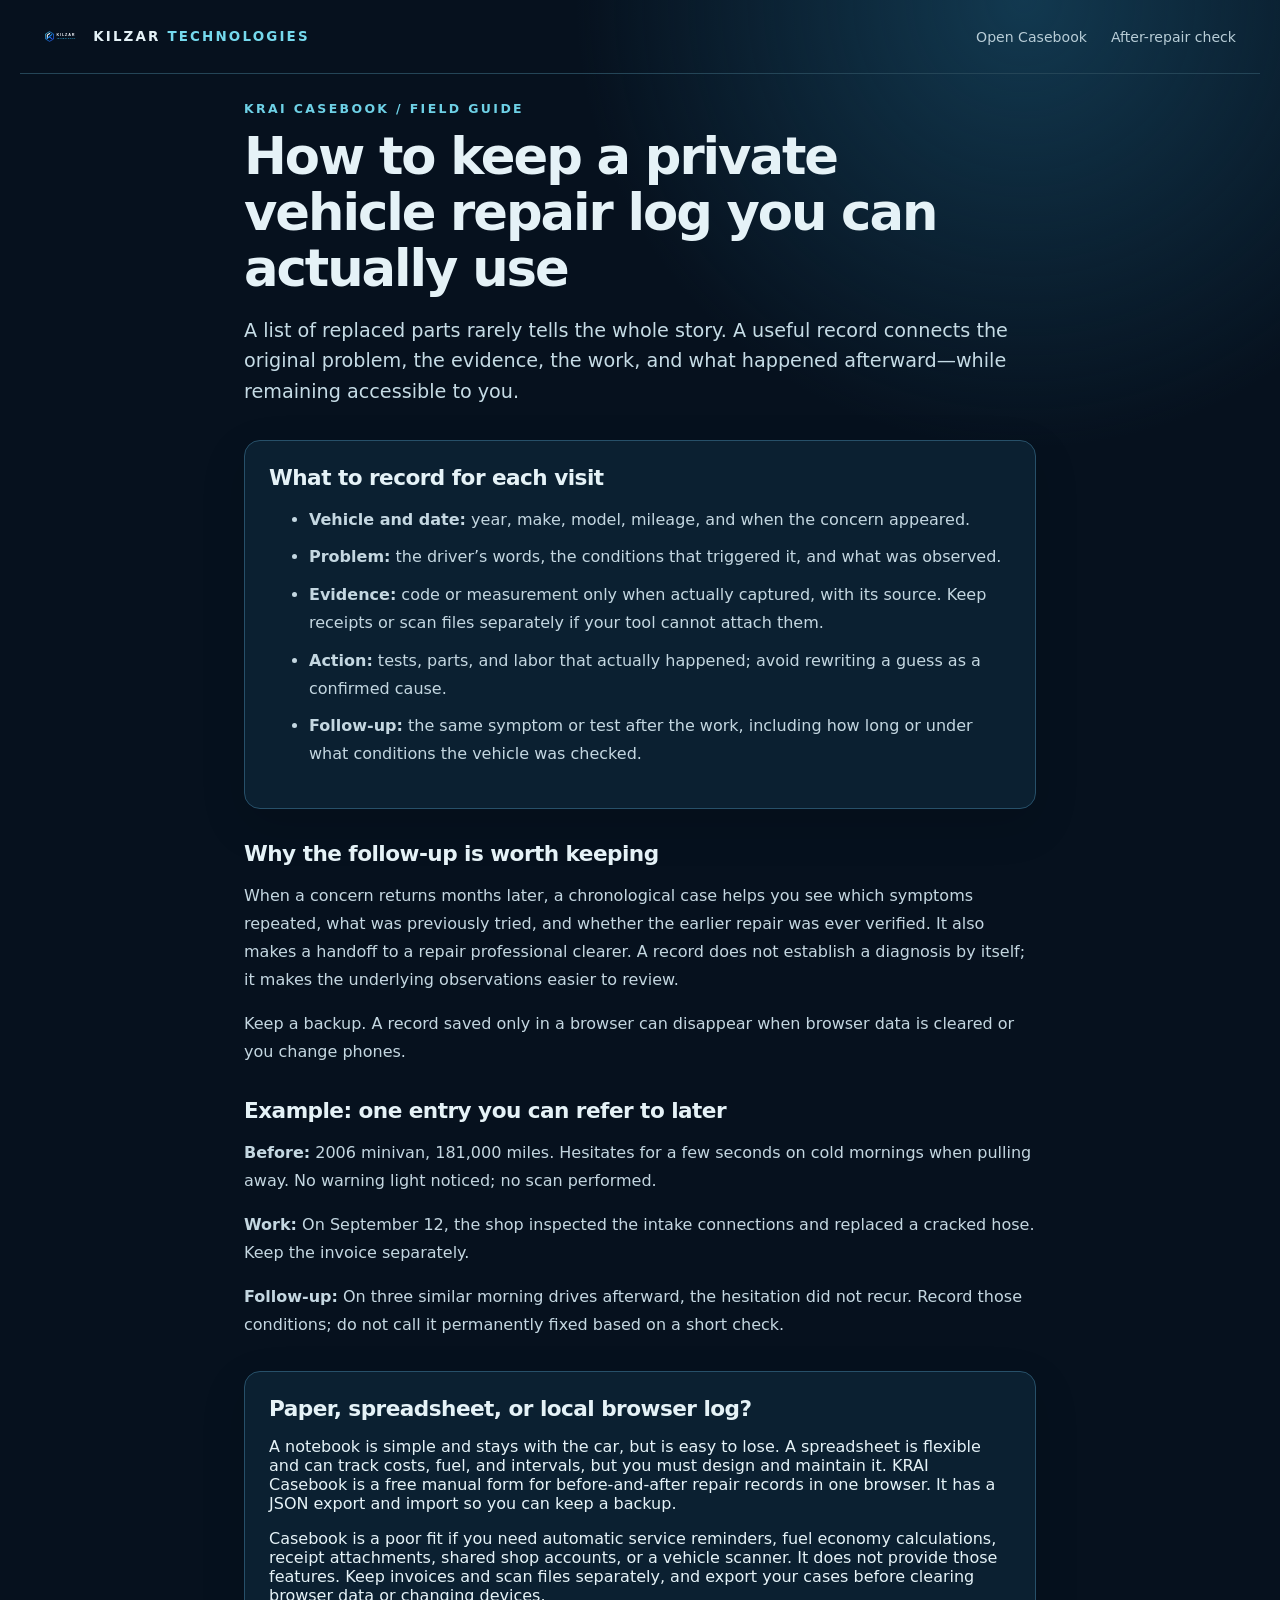
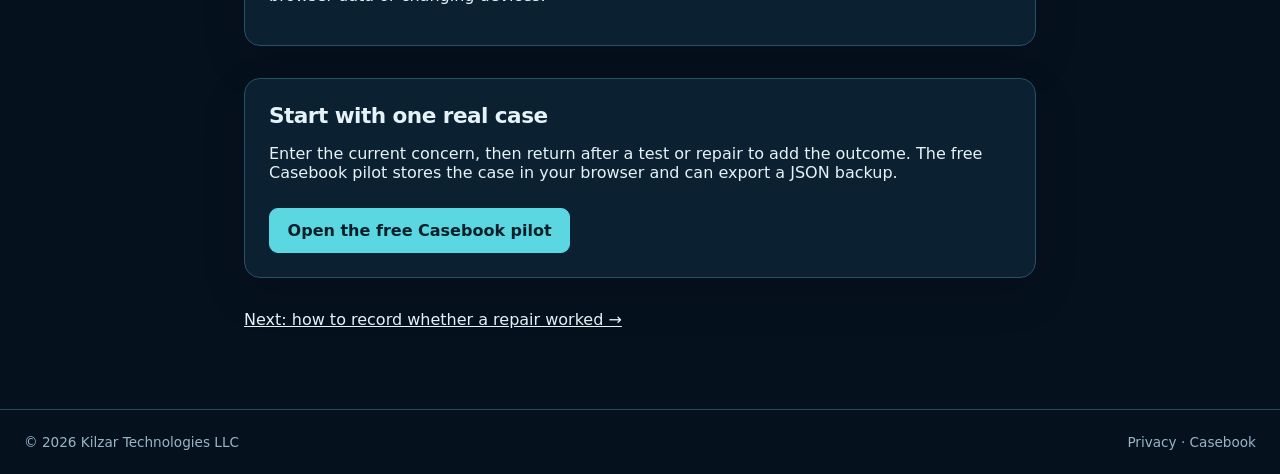
<file: casebook/repair-history.html>
<!doctype html><html lang="en"><head><meta charset="utf-8"><meta name="viewport" content="width=device-width,initial-scale=1"><meta name="theme-color" content="#061624"><meta name="robots" content="index,follow"><title>How to Keep a Private Vehicle Repair Log | KRAI Casebook</title><meta name="description" content="A practical vehicle repair log example for owners: record the symptom, mileage, work, and follow-up. Compare paper, spreadsheets, and a free local browser log."><link rel="canonical" href="https://kilzartech.com/casebook/repair-history.html"><link rel="icon" href="../assets/favicon.svg"><link rel="stylesheet" href="casebook.css"><script type="application/ld+json">{"@context":"https://schema.org","@type":"Article","headline":"How to Keep a Private Vehicle Repair Log","description":"A practical guide to keeping a private vehicle repair log with symptoms, mileage, repairs and follow-up checks.","mainEntityOfPage":"https://kilzartech.com/casebook/repair-history.html","publisher":{"@type":"Organization","name":"Kilzar Technologies LLC","url":"https://kilzartech.com/"},"isPartOf":{"@type":"WebSite","name":"Kilzar Technologies","url":"https://kilzartech.com/"}}</script></head><body>
<a class="skip" href="#main">Skip to article</a><header class="top"><a class="brand" href="../"><img src="../assets/logo.svg" alt="" width="38" height="38"><span>KILZAR <b>TECHNOLOGIES</b></span></a><nav><a href="./">Open Casebook</a><a href="after-repair-check.html">After-repair check</a></nav></header>
<main id="main" class="article"><p class="eyebrow">KRAI CASEBOOK / FIELD GUIDE</p><h1>How to keep a private vehicle repair log you can actually use</h1><p class="lead">A list of replaced parts rarely tells the whole story. A useful record connects the original problem, the evidence, the work, and what happened afterward—while remaining accessible to you.</p>
<section class="panel"><h2>What to record for each visit</h2><ul><li><strong>Vehicle and date:</strong> year, make, model, mileage, and when the concern appeared.</li><li><strong>Problem:</strong> the driver’s words, the conditions that triggered it, and what was observed.</li><li><strong>Evidence:</strong> code or measurement only when actually captured, with its source. Keep receipts or scan files separately if your tool cannot attach them.</li><li><strong>Action:</strong> tests, parts, and labor that actually happened; avoid rewriting a guess as a confirmed cause.</li><li><strong>Follow-up:</strong> the same symptom or test after the work, including how long or under what conditions the vehicle was checked.</li></ul></section>
<section><h2>Why the follow-up is worth keeping</h2><p>When a concern returns months later, a chronological case helps you see which symptoms repeated, what was previously tried, and whether the earlier repair was ever verified. It also makes a handoff to a repair professional clearer. A record does not establish a diagnosis by itself; it makes the underlying observations easier to review.</p><p>Keep a backup. A record saved only in a browser can disappear when browser data is cleared or you change phones.</p></section>
<section><h2>Example: one entry you can refer to later</h2><p><strong>Before:</strong> 2006 minivan, 181,000 miles. Hesitates for a few seconds on cold mornings when pulling away. No warning light noticed; no scan performed.</p><p><strong>Work:</strong> On September 12, the shop inspected the intake connections and replaced a cracked hose. Keep the invoice separately.</p><p><strong>Follow-up:</strong> On three similar morning drives afterward, the hesitation did not recur. Record those conditions; do not call it permanently fixed based on a short check.</p></section>
<section class="panel"><h2>Paper, spreadsheet, or local browser log?</h2><p>A notebook is simple and stays with the car, but is easy to lose. A spreadsheet is flexible and can track costs, fuel, and intervals, but you must design and maintain it. KRAI Casebook is a free manual form for before-and-after repair records in one browser. It has a JSON export and import so you can keep a backup.</p><p>Casebook is a poor fit if you need automatic service reminders, fuel economy calculations, receipt attachments, shared shop accounts, or a vehicle scanner. It does not provide those features. Keep invoices and scan files separately, and export your cases before clearing browser data or changing devices.</p></section>
<section class="panel cta"><h2>Start with one real case</h2><p>Enter the current concern, then return after a test or repair to add the outcome. The free Casebook pilot stores the case in your browser and can export a JSON backup.</p><a class="primary" href="./?source=repair-history-guide">Open the free Casebook pilot</a></section>
<p><a href="after-repair-check.html">Next: how to record whether a repair worked →</a></p></main><footer><span>© 2026 Kilzar Technologies LLC</span><span><a href="../privacy.html">Privacy</a> · <a href="./">Casebook</a></span></footer></body></html>
</file>
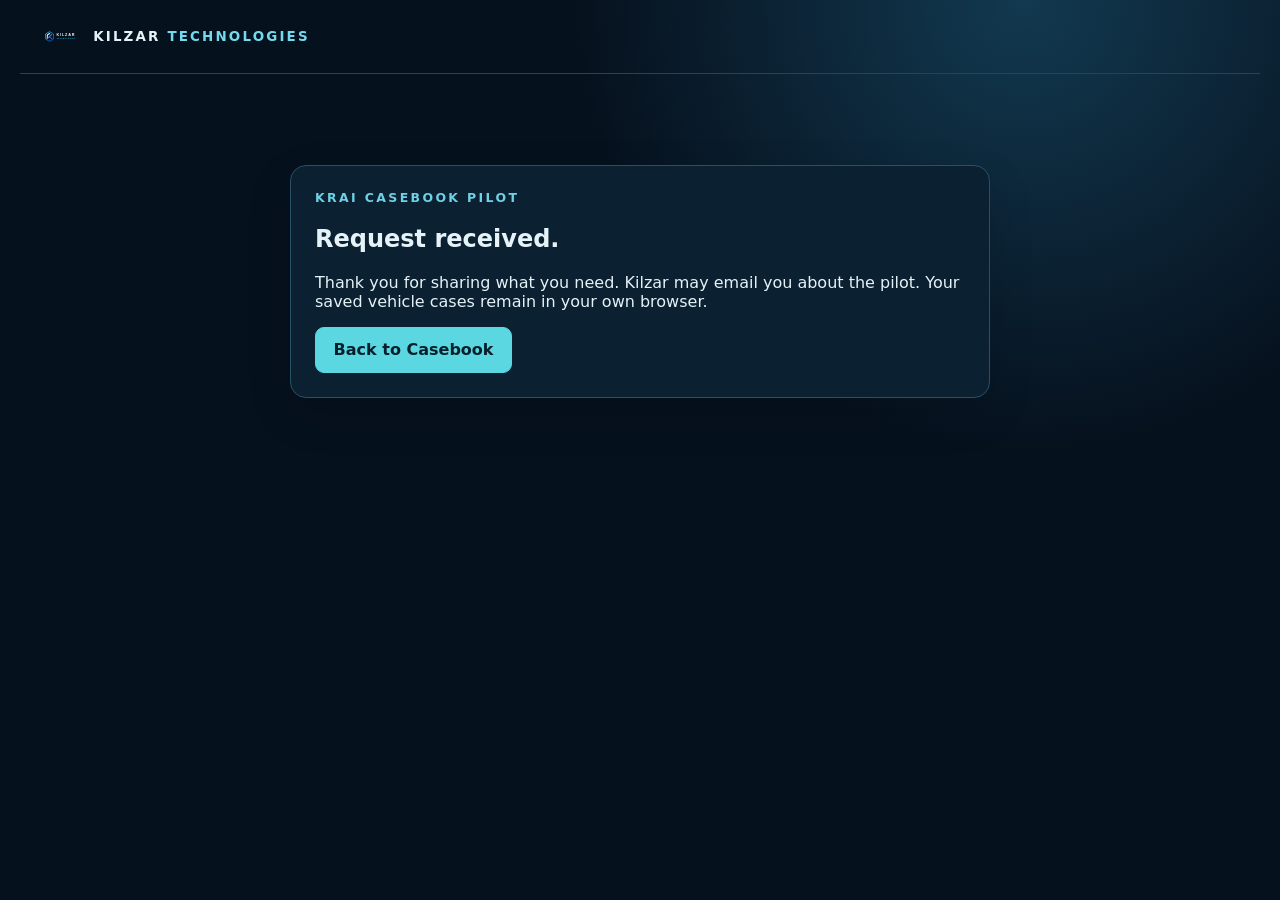
<file: casebook/thanks.html>
<!doctype html><html lang="en"><head><meta charset="utf-8"><meta name="viewport" content="width=device-width,initial-scale=1"><meta name="robots" content="noindex"><meta name="theme-color" content="#061624"><title>Request received | KRAI Casebook</title><link rel="icon" href="../assets/favicon.svg"><link rel="stylesheet" href="casebook.css"></head><body><header class="top"><a class="brand" href="../"><img src="../assets/logo.svg" alt="" width="38" height="38"><span>KILZAR <b>TECHNOLOGIES</b></span></a></header><main><section class="panel" style="max-width:700px;margin:4rem auto"><p class="eyebrow">KRAI CASEBOOK PILOT</p><h1>Request received.</h1><p>Thank you for sharing what you need. Kilzar may email you about the pilot. Your saved vehicle cases remain in your own browser.</p><a class="primary" href="/casebook/" style="display:inline-block;text-decoration:none">Back to Casebook</a></section></main></body></html>
</file>
<file: styles.css>
:root{--bg:#020914;--bg2:#031225;--panel:#06172a;--line:#123653;--text:#f4f8ff;--muted:#9eb2cc;--cyan:#37d9ff;--blue:#1677ff;--navy:#06152a}
*{box-sizing:border-box}html{scroll-behavior:smooth}body{margin:0;overflow-x:hidden;background:var(--bg);color:var(--text);font:16px/1.6 Inter,ui-sans-serif,system-ui,-apple-system,Segoe UI,sans-serif}a{color:inherit;text-decoration:none}.wrap{width:min(1220px,92%);margin:auto}
.ambient{position:fixed;inset:0;z-index:-2;pointer-events:none;background:radial-gradient(circle at 78% 10%,#0b315b 0,transparent 28%),radial-gradient(circle at 18% 62%,#051b34 0,transparent 30%),#020914}.ambient canvas{width:100%;height:100%;opacity:.55}.scan{position:absolute;inset:0;background:linear-gradient(transparent 0 49%,#38dfff08 50%,transparent 51%);background-size:100% 8px;mask-image:linear-gradient(to bottom,black,transparent 80%);opacity:.35}
.top{position:sticky;top:0;z-index:50;background:#020914dc;backdrop-filter:blur(20px) saturate(140%);border-bottom:1px solid #10243a}.nav{height:90px;display:flex;align-items:center;justify-content:space-between}.brand img{width:250px;max-width:47vw;display:block;filter:drop-shadow(0 0 18px #168bff22)}.links{display:flex;align-items:center;gap:30px;color:#a9bad1}.links a{position:relative;transition:.25s}.links a:not(.contactlink):after{content:"";position:absolute;left:0;right:100%;bottom:-8px;height:1px;background:var(--cyan);transition:.25s}.links a:hover{color:white}.links a:hover:after{right:0}
.btn{display:inline-flex;align-items:center;justify-content:center;border:1px solid #1b6089;border-radius:13px;padding:13px 20px;font-weight:750;background:#07182bc9;transition:.25s}.btn:hover{transform:translateY(-2px);border-color:#36dfff;box-shadow:0 10px 35px #00a8ff1e}.btn.primary{border:0;background:linear-gradient(135deg,#159cff,#1654dc);box-shadow:0 12px 40px #006cff35}.btn.primary span{margin-left:12px;transition:.25s}.btn.primary:hover span{transform:translateX(4px)}.btn.ghost{background:#06142680}
.hero-section{position:relative;min-height:calc(100vh - 90px);overflow:hidden;border:0}.hero{min-height:760px;display:grid;grid-template-columns:.92fr 1.08fr;gap:20px;align-items:center;padding:58px 0 78px}.hero-copy{z-index:4}.eyebrow{display:flex;align-items:center;gap:10px;color:var(--cyan);font-size:13px;letter-spacing:.25em;font-weight:850;text-transform:uppercase}.pulse{width:7px;height:7px;border-radius:50%;background:#69f5ff;box-shadow:0 0 0 0 #69f5ff88;animation:pulse 2s infinite}.hero h1{font-size:clamp(56px,6.25vw,92px);line-height:.94;letter-spacing:-.06em;margin:24px 0}.grad,.section-title span,.statement span{background:linear-gradient(90deg,#f7fbff,#52e4ff 45%,#247cff);-webkit-background-clip:text;background-clip:text;color:transparent}.lead{font-size:19px;color:#a9bad1;max-width:680px}.actions{display:flex;gap:14px;margin-top:30px}.trustline{display:flex;align-items:center;gap:12px;margin-top:38px;color:#627e9d;font-size:10px;font-weight:800;letter-spacing:.16em}.trustline i{width:22px;height:1px;background:#1c5c80}
.hero-stage{position:relative;min-height:610px;isolation:isolate;transform-style:preserve-3d}.hero-stage:before{content:"";position:absolute;width:70%;height:46%;right:3%;bottom:10%;background:#087cff28;filter:blur(80px);border-radius:50%;z-index:-2;animation:breathe 5s ease-in-out infinite}.hero-car{position:absolute;width:112%;max-width:none;right:-10%;top:10%;height:78%;object-fit:cover;object-position:center;mix-blend-mode:screen;filter:contrast(1.08) saturate(1.2) drop-shadow(0 30px 50px #000b);mask-image:radial-gradient(ellipse 70% 63% at 56% 50%,#000 58%,transparent 100%);animation:carFloat 5.5s ease-in-out infinite;z-index:2}
.halo{position:absolute;border:1px solid #2edbff4f;border-radius:50%;z-index:0;animation:orbit 18s linear infinite}.halo-a{width:480px;height:480px;right:1%;top:7%}.halo-b{width:390px;height:210px;right:8%;top:23%;transform:rotate(28deg);animation-duration:13s;animation-direction:reverse}.halo-c{width:520px;height:170px;right:-4%;top:33%;transform:rotate(-18deg);animation-duration:22s}.data-ring{position:absolute;border-radius:50%;border:1px dashed #1b91c966;z-index:1}.ring-a{width:240px;height:240px;right:25%;top:28%;animation:spin 12s linear infinite}.ring-b{width:315px;height:315px;right:19%;top:22%;border-style:solid;border-color:#176a9b35;animation:spin 20s linear infinite reverse}.light-sweep{position:absolute;width:46%;height:120%;top:-10%;left:38%;background:linear-gradient(90deg,transparent,#72ecff14,transparent);transform:skewX(-18deg);filter:blur(3px);animation:sweep 6s ease-in-out infinite;z-index:4}.node{position:absolute;width:7px;height:7px;border-radius:50%;background:#72f5ff;box-shadow:0 0 18px #72f5ff;z-index:5}.n1{right:5%;top:27%;animation:blink 2.3s infinite}.n2{right:22%;bottom:15%;animation:blink 3.1s infinite .5s}.n3{left:20%;top:18%;animation:blink 2.7s infinite 1s}.hud{position:absolute;z-index:6;padding:10px 13px;border:1px solid #25cfff4d;background:#031326b8;backdrop-filter:blur(8px);border-radius:8px;box-shadow:0 10px 30px #0006;animation:hudFloat 4s ease-in-out infinite}.hud b{display:block;color:#dffaff;font-size:10px;letter-spacing:.16em}.hud span{display:block;color:#4da4ca;font-size:8px;letter-spacing:.11em}.hud-a{right:1%;top:20%}.hud-b{left:4%;bottom:17%;animation-delay:-2s}.scroll-cue{position:absolute;bottom:24px;left:50%;transform:translateX(-50%);display:flex;flex-direction:column;align-items:center;color:#52718f;font-size:9px;letter-spacing:.22em}.scroll-cue i{display:block;width:1px;height:35px;margin-top:8px;background:linear-gradient(var(--cyan),transparent);animation:scrollLine 1.8s infinite}
section{padding:110px 0;border-top:1px solid #0b2136;position:relative}.section-title{font-size:clamp(40px,5vw,66px);line-height:1.03;letter-spacing:-.045em;margin:12px 0 18px}.sub{color:var(--muted);max-width:780px;font-size:18px}.grid{display:grid;grid-template-columns:repeat(3,1fr);gap:18px;margin-top:44px}.card{position:relative;overflow:hidden;padding:30px;border:1px solid var(--line);border-radius:20px;background:linear-gradient(145deg,#081a2dcc,#03101fcc);min-height:220px;transition:.35s cubic-bezier(.2,.8,.2,1)}.card:before{content:"";position:absolute;left:0;top:0;width:46px;height:1px;background:var(--cyan);box-shadow:0 0 15px var(--cyan)}.card:hover{transform:translateY(-8px);border-color:#2588b8;box-shadow:0 24px 70px #0008}.card-glow{position:absolute;width:130px;height:130px;border-radius:50%;background:#0aa8ff18;filter:blur(30px);right:-30px;top:-30px;transition:.3s}.card:hover .card-glow{background:#0aa8ff2b;transform:scale(1.3)}.card h3{font-size:22px}.card p{color:var(--muted)}.num{color:#36dfff;font-size:11px;letter-spacing:.2em;font-weight:850}.corner{position:absolute;right:20px;bottom:12px;font-size:48px;font-weight:900;color:#ffffff08}
.split{display:grid;grid-template-columns:1fr 1fr;gap:70px;align-items:center}.status{display:inline-flex;align-items:center;gap:10px;margin-top:28px;padding:9px 15px;border:1px solid #155277;border-radius:999px;color:#9feeff;font-size:11px;letter-spacing:.13em}.status i{width:7px;height:7px;border-radius:50%;background:#50f3c9;box-shadow:0 0 12px #50f3c9;animation:blink 2s infinite}
.krai-viz{min-height:410px;position:relative;border:1px solid #123e5d;border-radius:28px;background:radial-gradient(circle at 28% 50%,#0b65a02e,transparent 35%),linear-gradient(145deg,#07192cdd,#020b16dd);overflow:hidden;padding:48px 42px 42px 52%}.krai-core{position:absolute;width:125px;height:125px;left:18%;top:34%;border-radius:50%;background:radial-gradient(circle at 34% 28%,#fff 0 2%,#62f3ff 5%,#168fff 31%,#052d59 64%,#01050c 78%);box-shadow:0 0 60px #0aa8ff88;animation:float 4s ease-in-out infinite}.krai-orbit{position:absolute;left:8%;top:20%;width:240px;height:190px;border:1px solid #21cfff55;border-radius:50%;animation:orbit 10s linear infinite}.krai-orbit.o2{transform:rotate(62deg);animation-duration:15s;animation-direction:reverse}.krai-copy{position:relative;z-index:2}.krai-copy small{color:var(--cyan);font-weight:900;letter-spacing:.25em}.krai-copy strong{display:block;font-size:27px;line-height:1.15;margin:12px 0}.krai-copy p{color:var(--muted)}
.statement{font-size:clamp(32px,4vw,54px);line-height:1.1;letter-spacing:-.04em}.vision-section{background:linear-gradient(90deg,#020914,#05182b 52%,#020914)}.vision-panel{position:relative;padding:38px;border:1px solid #164364;border-radius:22px;background:#061426aa;color:#b6c8dc;font-size:18px}.vision-line{position:absolute;left:-1px;top:32px;width:2px;height:80px;background:linear-gradient(var(--cyan),#1a6fff);box-shadow:0 0 18px #23d8ff}.muted-small{color:#6884a2;font-size:14px}
.contact{display:grid;grid-template-columns:1fr .85fr;align-items:center;gap:40px;padding:50px;border:1px solid #17466b;border-radius:28px;background:radial-gradient(circle at 82% 12%,#0d4f8566,transparent 38%),linear-gradient(145deg,#07192d,#03101f);box-shadow:0 30px 100px #0005}.contact-cta{position:relative;padding:28px;border:1px solid #246b95;border-radius:18px;background:#061a2d;transition:.3s}.contact-cta:hover{transform:translateY(-5px);border-color:#49e2ff;box-shadow:0 18px 60px #0aa8ff20}.contact-cta small{display:block;color:#4ecfff;letter-spacing:.18em;font-size:10px}.contact-cta strong{display:block;margin-top:8px;font-size:clamp(18px,2vw,25px)}.contact-cta b{position:absolute;right:25px;top:50%;transform:translateY(-50%);font-size:26px;color:#6feaff}
.footer{padding:36px 0;color:#7f96b1;border-top:1px solid #10243a}.foot{display:flex;justify-content:space-between;gap:20px;flex-wrap:wrap}
.reveal{opacity:1;transform:none}.js .reveal{opacity:0;transform:translateY(26px);transition:opacity .8s ease,transform .8s cubic-bezier(.2,.8,.2,1)}.js .reveal.visible{opacity:1;transform:none}
@keyframes spin{to{transform:rotate(360deg)}}@keyframes orbit{50%{transform:rotate(180deg) scaleX(.84)}to{transform:rotate(360deg)}}@keyframes float{50%{transform:translateY(-12px)}}@keyframes carFloat{50%{transform:translate3d(0,-9px,0) scale(1.012)}}@keyframes breathe{50%{opacity:.65;transform:scale(1.08)}}@keyframes sweep{0%,18%{transform:translateX(-120%) skewX(-18deg);opacity:0}45%{opacity:1}75%,100%{transform:translateX(130%) skewX(-18deg);opacity:0}}@keyframes blink{50%{opacity:.25;transform:scale(.75)}}@keyframes hudFloat{50%{transform:translateY(-7px)}}@keyframes pulse{70%{box-shadow:0 0 0 9px #69f5ff00}}@keyframes scrollLine{0%{transform:scaleY(.2);transform-origin:top;opacity:.2}50%{transform:scaleY(1);opacity:1}100%{transform:translateY(12px);opacity:0}}
@media(max-width:900px){.links a:not(.contactlink){display:none}.links{gap:10px}.hero{grid-template-columns:1fr;padding-top:55px}.hero-stage{min-height:470px}.hero-car{width:105%;right:-3%;top:5%}.grid{grid-template-columns:1fr}.split,.contact{grid-template-columns:1fr}.krai-viz{padding-left:48%;}.hero h1{font-size:clamp(52px,12vw,78px)}section{padding:80px 0}.nav{height:76px}.brand img{width:210px}.hud{display:none}}
@media(max-width:560px){.hero-stage{min-height:360px}.hero-car{width:125%;right:-14%;height:82%}.halo-a{width:320px;height:320px}.halo-b,.halo-c,.trustline{display:none}.krai-viz{padding:250px 25px 28px}.krai-core{left:calc(50% - 62px);top:70px}.krai-orbit{left:calc(50% - 120px);top:40px}.contact{padding:30px}.actions{flex-wrap:wrap}.brand img{width:185px}.contactlink{padding:10px 14px}}
@media(prefers-reduced-motion:reduce){*{scroll-behavior:auto!important;animation:none!important;transition:none!important}.reveal{opacity:1;transform:none}}

/* Final production QA: accessibility, mobile navigation, focus, stability */
.skip-link{position:fixed;left:12px;top:-60px;z-index:1000;background:#fff;color:#02101f;padding:10px 14px;border-radius:8px;font-weight:800}
.skip-link:focus{top:12px}
:focus-visible{outline:2px solid #57e5ff;outline-offset:4px}
.menu-toggle{display:none;border:1px solid #1b6089;background:#07182b;border-radius:10px;width:46px;height:42px;padding:10px;cursor:pointer}
.menu-toggle span{display:block;height:2px;background:#dff7ff;margin:5px 0;transition:.25s}
.hero-car{content-visibility:auto}
@media(max-width:900px){
  .menu-toggle{display:block;position:relative;z-index:60}
  .links{position:fixed;left:4%;right:4%;top:82px;display:none!important;flex-direction:column;align-items:stretch;gap:4px;padding:18px;background:#03101ff5;border:1px solid #164364;border-radius:16px;box-shadow:0 28px 70px #000b;backdrop-filter:blur(18px)}
  .links.open{display:flex!important}
  .links a,.links a:not(.contactlink){display:block!important;padding:12px 14px;border-radius:9px}
  .links a:hover{background:#082039}
  .contactlink{margin-top:7px;text-align:center}
  body.menu-open{overflow:hidden}
}

/* KRAI concept films */
.video-hero .hero{display:flex;position:relative;z-index:2;min-height:690px}
.video-hero .hero-copy{max-width:720px}.hero-background-video{position:absolute;inset:0;width:100%;height:100%;object-fit:cover;opacity:.7}
.hero-video-shade{position:absolute;inset:0;background:linear-gradient(90deg,#020914f5 0%,#020914ce 42%,#02091452 100%)}
.background-toggle{position:absolute;right:4%;bottom:24px;z-index:5;padding:10px 14px;border:1px solid #618498;background:#061426df;color:#fff;border-radius:9px;cursor:pointer}
.film-grid{display:grid;grid-template-columns:1fr 1fr;gap:28px;margin-top:32px}.film-card{padding:22px;border:1px solid var(--line);border-radius:18px;background:#061426}
.film-card h3{margin:0;font-size:24px}.film-card p{color:var(--muted);margin:10px 0 22px}.krai-film{display:block;width:100%;aspect-ratio:16/9;border-radius:12px;background:#000;object-fit:contain}
.film-note{font-size:13px;color:var(--muted);margin-top:24px}@media(max-width:900px){.film-grid{grid-template-columns:1fr}.video-hero .hero{min-height:670px}.hero-video-shade{background:#020914bc}}

/* KRAI public development story */
.video-hero .hero-copy{max-width:850px}.video-hero h1{font-size:clamp(3rem,5.7vw,5.7rem);line-height:1.04;letter-spacing:-.045em}.video-hero .lead{max-width:650px}.video-hero .hero{min-height:760px}.journey-section{background:linear-gradient(120deg,rgba(10,52,79,.35),rgba(2,9,20,.7));border-block:1px solid rgba(83,201,255,.13)}.journey-grid{list-style:none;display:grid;grid-template-columns:repeat(5,1fr);gap:22px;padding:0;margin:45px 0 30px}.journey-grid li{position:relative;padding:24px 18px;border-top:1px solid #267897}.journey-grid li>span{font-size:38px;font-weight:700;color:#43cced;opacity:.8}.journey-grid h3{font-size:18px;line-height:1.4;margin:20px 0 10px}.journey-grid p{color:#a3b4c7;line-height:1.65;font-size:15px}.progress-grid{display:grid;grid-template-columns:1fr 1fr;gap:28px;margin-top:40px}.progress-card{padding:38px;border:1px solid #1d3e53;border-radius:22px;background:linear-gradient(145deg,#0d2031,#06111e)}.progress-card h3{font-size:30px;margin:25px 0 15px}.progress-card p{color:#abbccc;line-height:1.8;margin-bottom:24px}.phase{font-size:11px;letter-spacing:.16em;border:1px solid #2e617d;border-radius:30px;padding:9px 13px;color:#72c9e8;display:inline-block}.phase.available{color:#91e9cb;border-color:#326a60}.design-strip{display:grid;grid-template-columns:repeat(3,1fr);gap:28px;border-top:1px solid #1b3345;margin-top:40px;padding-top:30px}.design-strip strong,.design-strip span{display:block}.design-strip strong{font-size:16px;margin-bottom:9px}.design-strip span{font-size:14px;color:#92a7ba}.film-card{display:flex;flex-direction:column}.film-card video{margin-top:auto}.film-card p{min-height:52px}@media(max-width:900px){.journey-grid{grid-template-columns:repeat(2,1fr)}.journey-grid li:last-child{grid-column:1/-1}.video-hero .hero{min-height:700px}}@media(max-width:600px){.journey-grid,.progress-grid,.design-strip{grid-template-columns:1fr}.journey-grid{gap:5px}.progress-card{padding:26px}.video-hero h1{font-size:3rem}.video-hero .hero{min-height:720px}.design-strip{gap:24px}}

.founder-grid{display:grid;grid-template-columns:1fr 1fr;gap:80px;align-items:start}.founder-signature{display:flex;align-items:center;gap:18px;margin-top:36px}.founder-monogram{display:grid;place-items:center;width:62px;height:62px;border-radius:18px;border:1px solid #2b6c89;background:linear-gradient(145deg,#102c44,#061320);font-size:21px;color:#67dcf8;font-weight:700}.founder-signature strong,.founder-signature div>span{display:block}.founder-signature strong{font-size:18px}.founder-signature div>span{font-size:13px;color:#92a7ba;margin-top:7px}.founder-story{padding-top:35px}.founder-story p{line-height:1.85;color:#a9bdcf;margin:0 0 24px}.founder-story .founder-opening{font-size:27px;line-height:1.45;color:#eef7ff;letter-spacing:-.02em}.text-link{display:inline-flex;gap:16px;color:#68dcf4;text-decoration:none;font-weight:600;line-height:1.6}.text-link:hover{color:white}.faq-section{background:rgba(7,21,34,.65);border-block:1px solid #163245}.faq-list{margin-top:40px;max-width:960px}.faq-list details{border-bottom:1px solid #203b50}.faq-list summary{list-style:none;cursor:pointer;padding:25px 42px 25px 0;position:relative;font-size:19px;font-weight:600}.faq-list summary::-webkit-details-marker{display:none}.faq-list summary:after{content:'+';position:absolute;right:7px;top:20px;font-size:28px;color:#50d0ed}.faq-list details[open] summary:after{content:'−'}.faq-list details>div{padding:0 42px 28px 0;max-width:820px}.faq-list p{color:#a9bdcf;line-height:1.8;margin:0 0 14px}.faq-list summary:focus-visible{outline:2px solid #59d5fa;outline-offset:4px}@media(max-width:900px){.founder-grid{grid-template-columns:1fr;gap:20px}.founder-story{padding-top:0}}@media(max-width:600px){.faq-list summary{font-size:17px}.founder-story .founder-opening{font-size:24px}}

/* Kilzar 2026 proof-first homepage additions */
.products-section{background:linear-gradient(180deg,rgba(3,18,37,.35),rgba(2,9,20,.8))}
.product-grid{display:grid;grid-template-columns:repeat(3,1fr);gap:22px;margin-top:44px}
.product-card{position:relative;overflow:hidden;padding:28px;border:1px solid #17415e;border-radius:22px;background:linear-gradient(145deg,#0b1d30,#04101e);box-shadow:0 18px 50px #0004}
.product-card h3{font-size:28px;margin:22px 0 12px}.product-card p{color:#a9bdcf}.product-platform{background:radial-gradient(circle at 80% 0,#0d689444,transparent 30%),linear-gradient(145deg,#0b1d30,#04101e)}
.product-status{display:inline-flex;padding:7px 11px;border:1px solid #2e617d;border-radius:99px;font-size:10px;font-weight:800;letter-spacing:.14em;color:#84dff5}.product-status.live{border-color:#356d61;color:#8be8c8}.product-status.developing{border-color:#285d82;color:#6bdcff}
.product-shot{margin:22px -8px 0;border-radius:16px;overflow:hidden;border:1px solid #1c415b;background:#020914}.product-shot img{display:block;width:100%;height:190px;object-fit:cover;object-position:top}
.product-detail{font-size:13px!important;color:#6fa4bc!important}.btn.compact{padding:11px 16px;margin-top:8px}.autoconnect-mark{margin-top:28px;display:flex;align-items:center;gap:14px;padding:18px;border:1px solid #19415b;border-radius:16px;background:#071625}.autoconnect-mark>span{display:grid;place-items:center;width:54px;height:54px;border-radius:14px;background:linear-gradient(145deg,#0e5477,#072539);color:#7ce7ff;font-weight:900;letter-spacing:.05em}.autoconnect-mark b,.autoconnect-mark small{display:block}.autoconnect-mark b{font-size:15px;letter-spacing:.08em}.autoconnect-mark small{font-size:9px;letter-spacing:.16em;color:#6f9bb3;margin-top:4px}
.problem-section{background:linear-gradient(90deg,#020914,#05182b 52%,#020914)}
.differentiation-grid .card{min-height:260px}
.journey-grid.six{grid-template-columns:repeat(3,1fr)}.journey-grid li em{display:inline-block;margin-top:14px;font-size:9px;letter-spacing:.13em;color:#62cfe9;font-style:normal;border:1px solid #24516a;border-radius:99px;padding:5px 8px}
.proof-section{background:radial-gradient(circle at 80% 50%,#0b4c7440,transparent 35%),#020914}.proof-grid{display:grid;grid-template-columns:.9fr 1.1fr;gap:64px;align-items:center}.proof-points{display:flex;flex-wrap:wrap;gap:10px;margin:28px 0}.proof-points span{padding:8px 11px;border:1px solid #1f4c68;border-radius:99px;color:#94cfe0;font-size:12px}.proof-image{padding:14px;border:1px solid #174564;border-radius:24px;background:#071422;box-shadow:0 28px 80px #0008}.proof-image img{display:block;width:100%;border-radius:14px}
.architecture-section{background:linear-gradient(180deg,#031326,#020914)}
.paths-section{background:linear-gradient(100deg,#020914,#06192c 50%,#020914)}.path-grid{display:grid;grid-template-columns:1fr 1fr;gap:24px;margin-top:42px}.path-card{padding:38px;border:1px solid #19445e;border-radius:24px;background:linear-gradient(145deg,#0a1d30,#04111f)}.path-card small{color:#5bdcf8;letter-spacing:.18em;font-weight:800}.path-card h3{font-size:30px;margin:18px 0 10px}.path-card p{color:#a8bdcf;max-width:520px;margin-bottom:26px}
.timeline{margin-top:44px;border-left:1px solid #1d506d}.timeline article{display:grid;grid-template-columns:130px 1fr;gap:28px;position:relative;padding:0 0 34px 30px}.timeline article:before{content:"";position:absolute;left:-5px;top:7px;width:9px;height:9px;border-radius:50%;background:#4ce3ff;box-shadow:0 0 15px #4ce3ff}.timeline time{font-size:11px;letter-spacing:.16em;color:#64d9ef;font-weight:850;padding-top:2px}.timeline h3{margin:0 0 7px;font-size:20px}.timeline p{margin:0;color:#91a9bd}
.contact-options{display:grid;gap:14px}.contact-options .contact-cta{min-height:108px}
@media(max-width:1000px){.product-grid{grid-template-columns:1fr 1fr}.product-platform{grid-column:1/-1}.proof-grid{grid-template-columns:1fr}.journey-grid.six{grid-template-columns:repeat(2,1fr)}}
@media(max-width:700px){.product-grid,.path-grid,.journey-grid.six{grid-template-columns:1fr}.product-platform{grid-column:auto}.timeline article{grid-template-columns:1fr;gap:8px;padding-left:24px}.proof-image{padding:8px}.product-shot img{height:auto}}

/* Branded legal / utility pages */
.legal-body{min-height:100vh;background:radial-gradient(circle at 80% 0,#0a355522,transparent 30%),var(--bg);color:var(--text)}
.legal-top{height:86px;border-bottom:1px solid #10243a;background:#020914e8;display:flex;align-items:center;padding:0 4%}.legal-top img{width:235px;max-width:70vw}
.legal-wrap{width:min(880px,90%);margin:0 auto;padding:80px 0 100px}.legal-wrap h1{font-size:clamp(46px,8vw,78px);line-height:1;margin:16px 0 22px;letter-spacing:-.05em}.legal-wrap h2{font-size:25px;margin:42px 0 12px}.legal-wrap p{color:#a9bdcf;line-height:1.85}.legal-lead{font-size:20px!important;max-width:700px}.legal-wrap section{padding:0;border:0}.legal-wrap a{color:#63ddf7}.legal-back{margin-top:50px!important}.legal-footer{border-top:1px solid #10243a;color:#718da8;padding:28px 5%;text-align:center;font-size:13px}.notfound{padding-top:120px;min-height:65vh}

/* Product / thesis subpages */
.page-hero{padding:120px 0 100px;border-top:0;background:radial-gradient(circle at 82% 16%,#0a4a7340,transparent 28%)}
.page-hero .narrow{max-width:980px}.page-hero h1{font-size:clamp(52px,7vw,88px);line-height:.98;letter-spacing:-.055em;margin:20px 0 24px}
.page-split{display:grid;grid-template-columns:1fr 1fr;gap:55px;align-items:center}.page-split h1{font-size:clamp(48px,6vw,76px)}
@media(max-width:900px){.page-split{grid-template-columns:1fr}.page-hero{padding:88px 0 72px}}

/* Evidence-first workflow UI */
.workflow-mini{margin:24px 0 8px;display:grid;grid-template-columns:1fr auto 1fr auto 1fr auto 1fr;gap:8px;align-items:center;padding:18px;border:1px solid #19445e;border-radius:16px;background:#061522}
.workflow-mini span{padding:9px 10px;border:1px solid #24516a;border-radius:10px;background:#0a2031;color:#c8eaf2;font-size:12px;text-align:center}.workflow-mini b{color:#50d9f3}
.workflow-panel{display:grid;grid-template-columns:1fr auto 1fr auto 1fr auto 1fr;gap:10px;align-items:stretch;padding:24px;border:1px solid #1b4b68;border-radius:22px;background:linear-gradient(145deg,#0a2032,#04111f);box-shadow:0 28px 80px #0007}
.workflow-panel div{padding:18px 14px;border:1px solid #214b64;border-radius:14px;background:#071826}.workflow-panel small,.workflow-panel strong,.workflow-panel span{display:block}.workflow-panel small{color:#57dcef;font-weight:800;letter-spacing:.14em}.workflow-panel strong{margin:10px 0 6px}.workflow-panel span{color:#8faabd;font-size:12px;line-height:1.45}.workflow-panel i{align-self:center;color:#55d9f1;font-style:normal;font-size:22px}
.proof-image img{max-height:620px;object-fit:cover;object-position:top}
.product-shot img[src*="casebook-proof"]{object-position:top}
@media(max-width:900px){.workflow-panel{grid-template-columns:1fr}.workflow-panel i{transform:rotate(90deg);justify-self:center}.workflow-mini{grid-template-columns:1fr}.workflow-mini b{transform:rotate(90deg);justify-self:center}}

.product-status.early{border-color:#7c6740;color:#f1c978;background:#7c5a1517}
.form-section{display:grid;grid-template-columns:.8fr 1.2fr;gap:54px;align-items:start}.pilot-form{display:grid;grid-template-columns:1fr 1fr;gap:18px;padding:30px;border:1px solid #1b4b68;border-radius:22px;background:linear-gradient(145deg,#091c2e,#04111f);box-shadow:0 24px 70px #0005}.pilot-form label{display:grid;gap:8px;color:#a8c0d1;font-size:13px;font-weight:700}.pilot-form input,.pilot-form select,.pilot-form textarea{width:100%;padding:13px 14px;border:1px solid #285069;border-radius:11px;background:#061523;color:#e7f5fb;font:inherit}.pilot-form input:focus,.pilot-form select:focus,.pilot-form textarea:focus{outline:2px solid #42dfff55;border-color:#49dff8}.pilot-form .full{grid-column:1/-1}.pilot-form .check{display:flex;grid-column:1/-1;align-items:flex-start;gap:10px;font-weight:500}.pilot-form .check input{width:auto;margin-top:4px}.pilot-form button.full{grid-column:1/-1}
@media(max-width:850px){.form-section{grid-template-columns:1fr}.pilot-form{grid-template-columns:1fr}.pilot-form .full{grid-column:1}.pilot-form .check{grid-column:1}}

.contact-form-layout{display:grid;grid-template-columns:.8fr 1.2fr;gap:54px;align-items:start}.contact-direct{margin-top:28px;padding:18px 0;border-top:1px solid #19384f}.contact-direct small,.contact-direct a{display:block}.contact-direct small{font-size:11px;letter-spacing:.16em;color:#6fa4bc;text-transform:uppercase;font-weight:800}.contact-direct a{margin-top:8px;color:#71e4fb;font-size:20px;font-weight:700}.contact-form{margin-top:0}@media(max-width:850px){.contact-form-layout{grid-template-columns:1fr}}
</file>
<file: casebook/casebook.css>
:root{font-family:Inter,ui-sans-serif,system-ui,-apple-system,Segoe UI,sans-serif;color:#e5f2f7;background:#06111e;font-size:16px}
*{box-sizing:border-box}html{scroll-behavior:smooth}body{margin:0;background:radial-gradient(circle at 80% 0%,#123950 0%,transparent 28rem),#06111e}[hidden]{display:none!important}
button,input,textarea,select{font:inherit}a{color:inherit}button{cursor:pointer}.skip{position:absolute;left:-9999px}.skip:focus{left:1rem;top:1rem;z-index:5;background:#fff;color:#06111e;padding:.6rem}
.top{display:flex;justify-content:space-between;align-items:center;gap:1rem;max-width:1240px;margin:auto;padding:1.1rem 1.5rem;border-bottom:1px solid #244557}
.brand{display:flex;align-items:center;gap:.7rem;text-decoration:none;letter-spacing:.16em;font-weight:800;font-size:.84rem}.brand img{object-fit:contain}.brand b{color:#75d9ed}.top nav{display:flex;gap:1.5rem}.top nav a{font-size:.88rem;text-decoration:none;color:#b8cdd7}.top nav a:hover,footer a:hover{color:#76ddec}
main{max-width:1240px;padding:1.7rem 1.5rem 4rem;margin:auto}.intro{display:flex;justify-content:space-between;align-items:end;gap:2rem;margin:0 0 1.7rem}.intro h1{font-size:clamp(2rem,4vw,3.5rem);line-height:1.08;letter-spacing:-.05em;margin:.35rem 0}.intro p:not(.eyebrow){color:#bad0db;max-width:42rem;margin:.5rem 0}.eyebrow{color:#6ed1e6;letter-spacing:.19em;font-size:.78rem;font-weight:800;margin:0}.stage{font-size:.8rem;border:1px solid #35617a;color:#a5dbe6;padding:.6rem .8rem;border-radius:30px;white-space:nowrap}
.intro-actions{display:flex;align-items:center;gap:1rem;flex-wrap:wrap;margin-top:1.2rem!important}.intro-actions .primary{display:inline-block;text-decoration:none}.intro-actions>a:not(.primary){color:#9fe4ed;text-underline-offset:.2em}
.layout{display:grid;grid-template-columns:minmax(0,1.18fr) minmax(300px,.82fr);gap:1.2rem;align-items:start}.panel{background:#0b2031;border:1px solid #275069;border-radius:16px;box-shadow:0 16px 45px #0002;padding:1.5rem}.panel-head{display:flex;justify-content:space-between;align-items:center;gap:1rem;margin-bottom:1.2rem}h2{font-size:1.35rem;letter-spacing:-.025em;margin:.35rem 0}h3{font-size:1.05rem;margin:0 0 .4rem}.muted{color:#a8c0cc;font-size:.9rem;line-height:1.55}.fields{display:grid;gap:.8rem}.fields.two{grid-template-columns:1fr 1fr}label{display:block;font-size:.9rem;font-weight:650;margin:.8rem 0;color:#d9ecf2}
input:not([type=checkbox]),textarea,select{display:block;width:100%;margin-top:.45rem;padding:.72rem .8rem;background:#071725;border:1px solid #3a6076;border-radius:9px;color:#eef7fa;outline:none;min-height:44px}textarea{resize:vertical;min-height:70px}input:focus,textarea:focus,select:focus{border-color:#74d8ed;box-shadow:0 0 0 2px #74d8ed30}input::placeholder,textarea::placeholder{color:#91aebc}
.divider{margin:1.6rem 0 .3rem;padding-top:.9rem;border-top:1px solid #315268;display:flex;justify-content:space-between;gap:1rem;align-items:center}.divider span{font-weight:800;color:#83ddea}.divider small{font-size:.8rem;color:#9ebac8}.check{display:flex;align-items:flex-start;gap:.7rem;line-height:1.4}.check input{accent-color:#4de0cf;width:1.1rem;height:1.1rem;flex:none;margin:.12rem 0}.guard{padding:.8rem 1rem;background:#173342;border-left:3px solid #69d6df;font-size:.83rem;color:#c2d5df;line-height:1.5}.form-actions{display:flex;align-items:center;gap:1rem;min-height:3rem}.primary{background:#5bd7e1;border:1px solid #5bd7e1;color:#06202b;font-weight:800;padding:.76rem 1.1rem;border-radius:9px}.primary:hover{background:#8debf0}.quiet{background:transparent;color:#b4dbe3;border:1px solid #427088;border-radius:9px;padding:.6rem .75rem;font-size:.86rem}.quiet:hover{border-color:#75d9ed;color:#fff}#save-status{font-size:.85rem;color:#8ce2c5}
.toolbar{display:flex;gap:.5rem;flex-wrap:wrap;padding:1rem 0;border-bottom:1px solid #315268}.empty{color:#a8c0cc;line-height:1.6;padding:1rem 0}.case-list{display:grid;gap:.75rem;padding-top:1rem}.case-item{border:1px solid #315c70;background:#0e283a;border-radius:11px;padding:1rem}.case-item h3{margin:.2rem 0}.case-item p{font-size:.88rem;margin:.4rem 0;color:#c2d5df}.case-item .meta{font-size:.76rem;color:#88bdcf}.case-item .chips{display:flex;gap:.4rem;flex-wrap:wrap;margin:.65rem 0}.chip{font-size:.73rem;padding:.25rem .5rem;border:1px solid #44718a;border-radius:20px;color:#b9d8e3}.chip.pending{border-color:#a88950;color:#f2d3a2}.case-actions{display:flex;gap:.5rem;flex-wrap:wrap;margin-top:.8rem}.comparison{border-top:1px solid #345367;margin-top:.8rem;padding-top:.8rem}.comparison ul{margin:.4rem 0;padding-left:1.2rem;color:#bed5df;font-size:.86rem}.comparison strong{color:#a6e9e8}
.pilot{display:grid;grid-template-columns:1fr 1fr;gap:3rem;margin-top:1.3rem;padding:2rem}.pilot p{max-width:40rem;line-height:1.6;color:#b7cdd7}.pilot-contact{background:#0d293b;padding:1.2rem;border:1px solid #37617a;border-radius:12px;align-self:start}.pilot-contact .primary{display:inline-block;text-decoration:none;margin:.5rem 0}.faq{padding:2.5rem 0}.faq>div{display:grid;grid-template-columns:repeat(3,1fr);gap:1rem}.faq article{border-top:1px solid #396377;padding-top:1rem}.faq p{color:#afc6d2;line-height:1.6}
footer{border-top:1px solid #29485c;padding:1.5rem max(1.5rem,calc((100vw - 1240px)/2));display:flex;justify-content:space-between;gap:1rem;font-size:.85rem;color:#99b5c4}footer a{text-decoration:none}
.article{max-width:840px}.article h1{font-size:clamp(2rem,4vw,3.3rem);line-height:1.1;letter-spacing:-.04em;margin:.7rem 0}.article .lead{font-size:1.2rem;color:#c6dce6;line-height:1.6}.article section{margin:2rem 0}.article section:not(.panel) p,.article li{line-height:1.75;color:#c4d7e1}.article li{margin:.6rem 0}.article .cta .primary{display:inline-block;text-decoration:none;margin-top:.6rem}.article .panel h2{margin-top:0}
@media(max-width:850px){.intro{align-items:start;flex-direction:column}.layout,.pilot{grid-template-columns:1fr}.faq>div{grid-template-columns:1fr}.history{order:2}}
@media(max-width:520px){main{padding:1.2rem .85rem 2rem}.top{padding:1rem}.brand b{display:none}.top nav{gap:.8rem}.panel{padding:1rem}.fields.two{grid-template-columns:1fr}.divider{align-items:start;flex-direction:column;gap:.2rem}.pilot{padding:1rem;gap:1rem}footer{flex-direction:column}}
@media print{body{background:#fff;color:#111}.top,.intro,.editor,.pilot,.faq,footer,.toolbar,.history>.panel-head,.history>.muted,.case-actions,.empty{display:none!important}main{padding:0}.layout,.history{display:block;border:0;box-shadow:none;padding:0}.case-item{border:0;border-bottom:1px solid #aaa;break-inside:avoid;background:#fff;color:#111}body.print-one .case-item:not(.selected){display:none}.case-item p,.comparison ul,.comparison strong,.case-item .meta{color:#111}.chip{color:#111;border-color:#888}}
</file>
